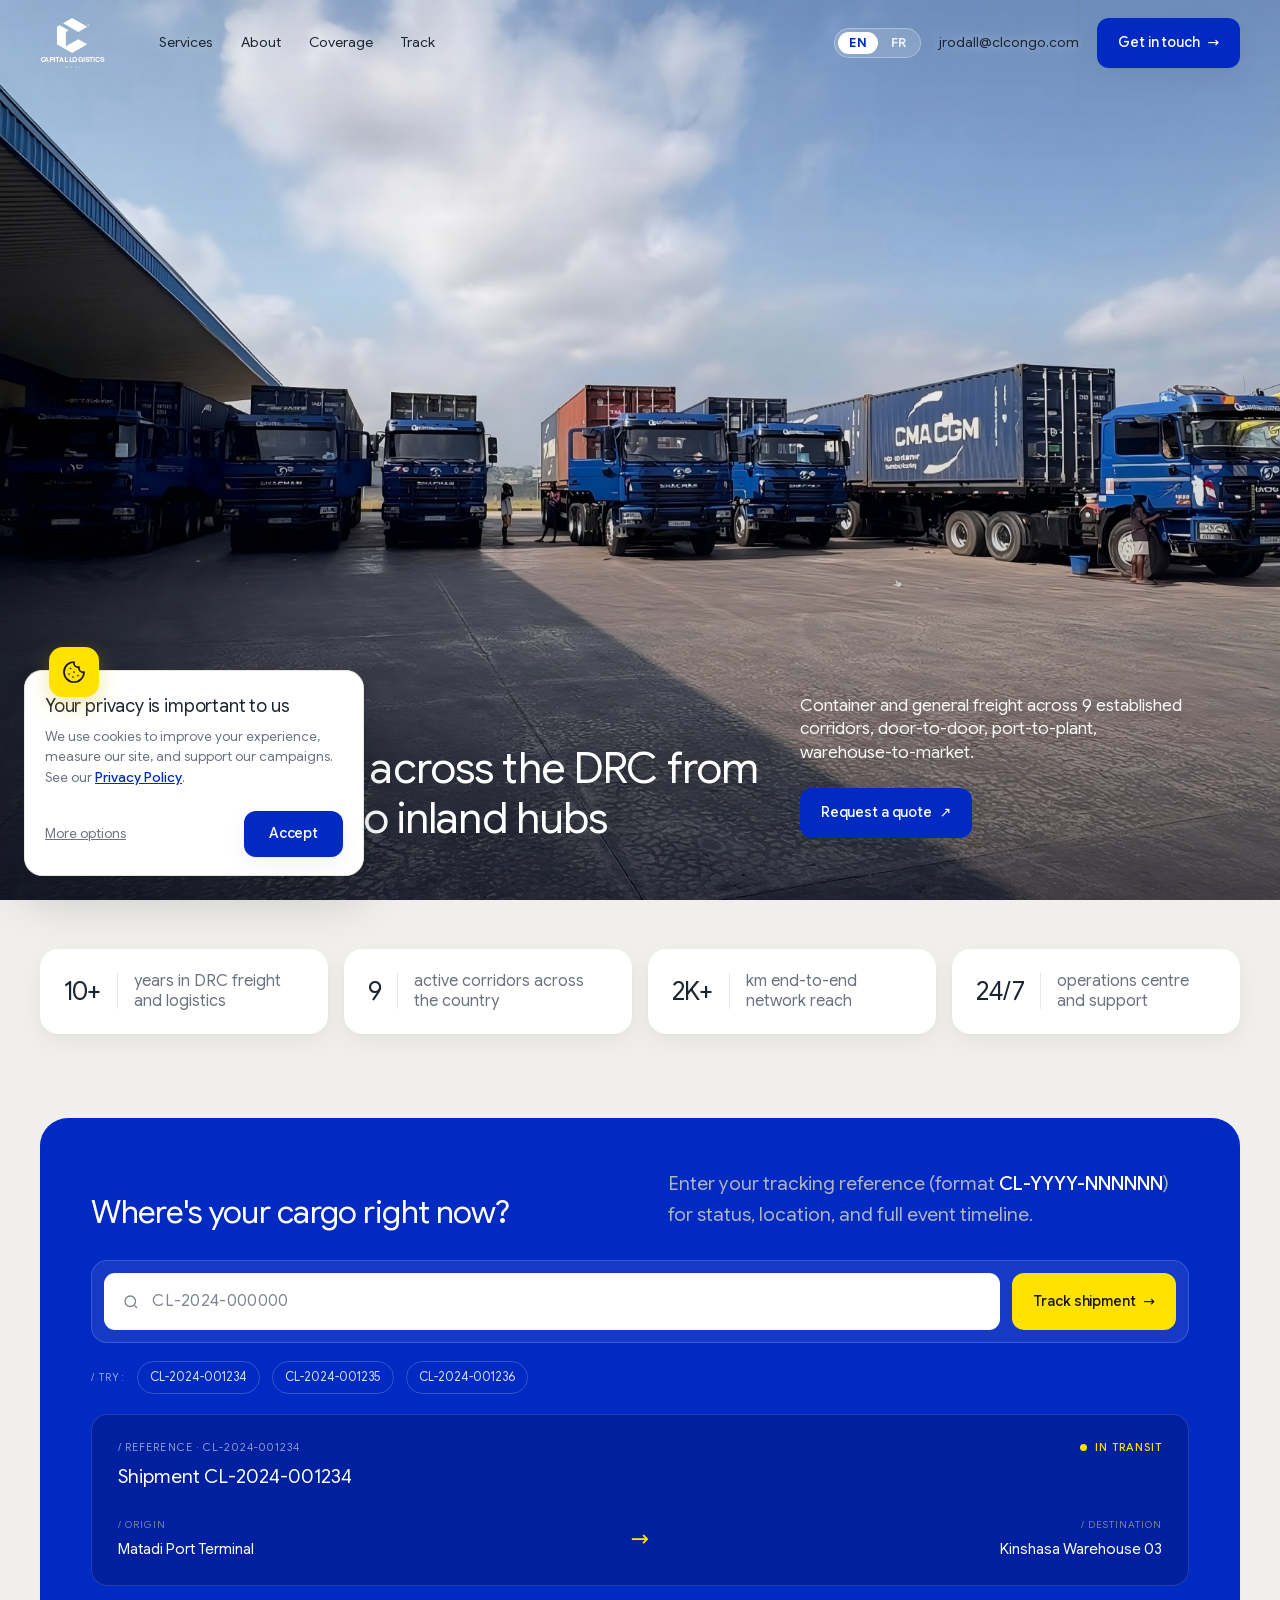
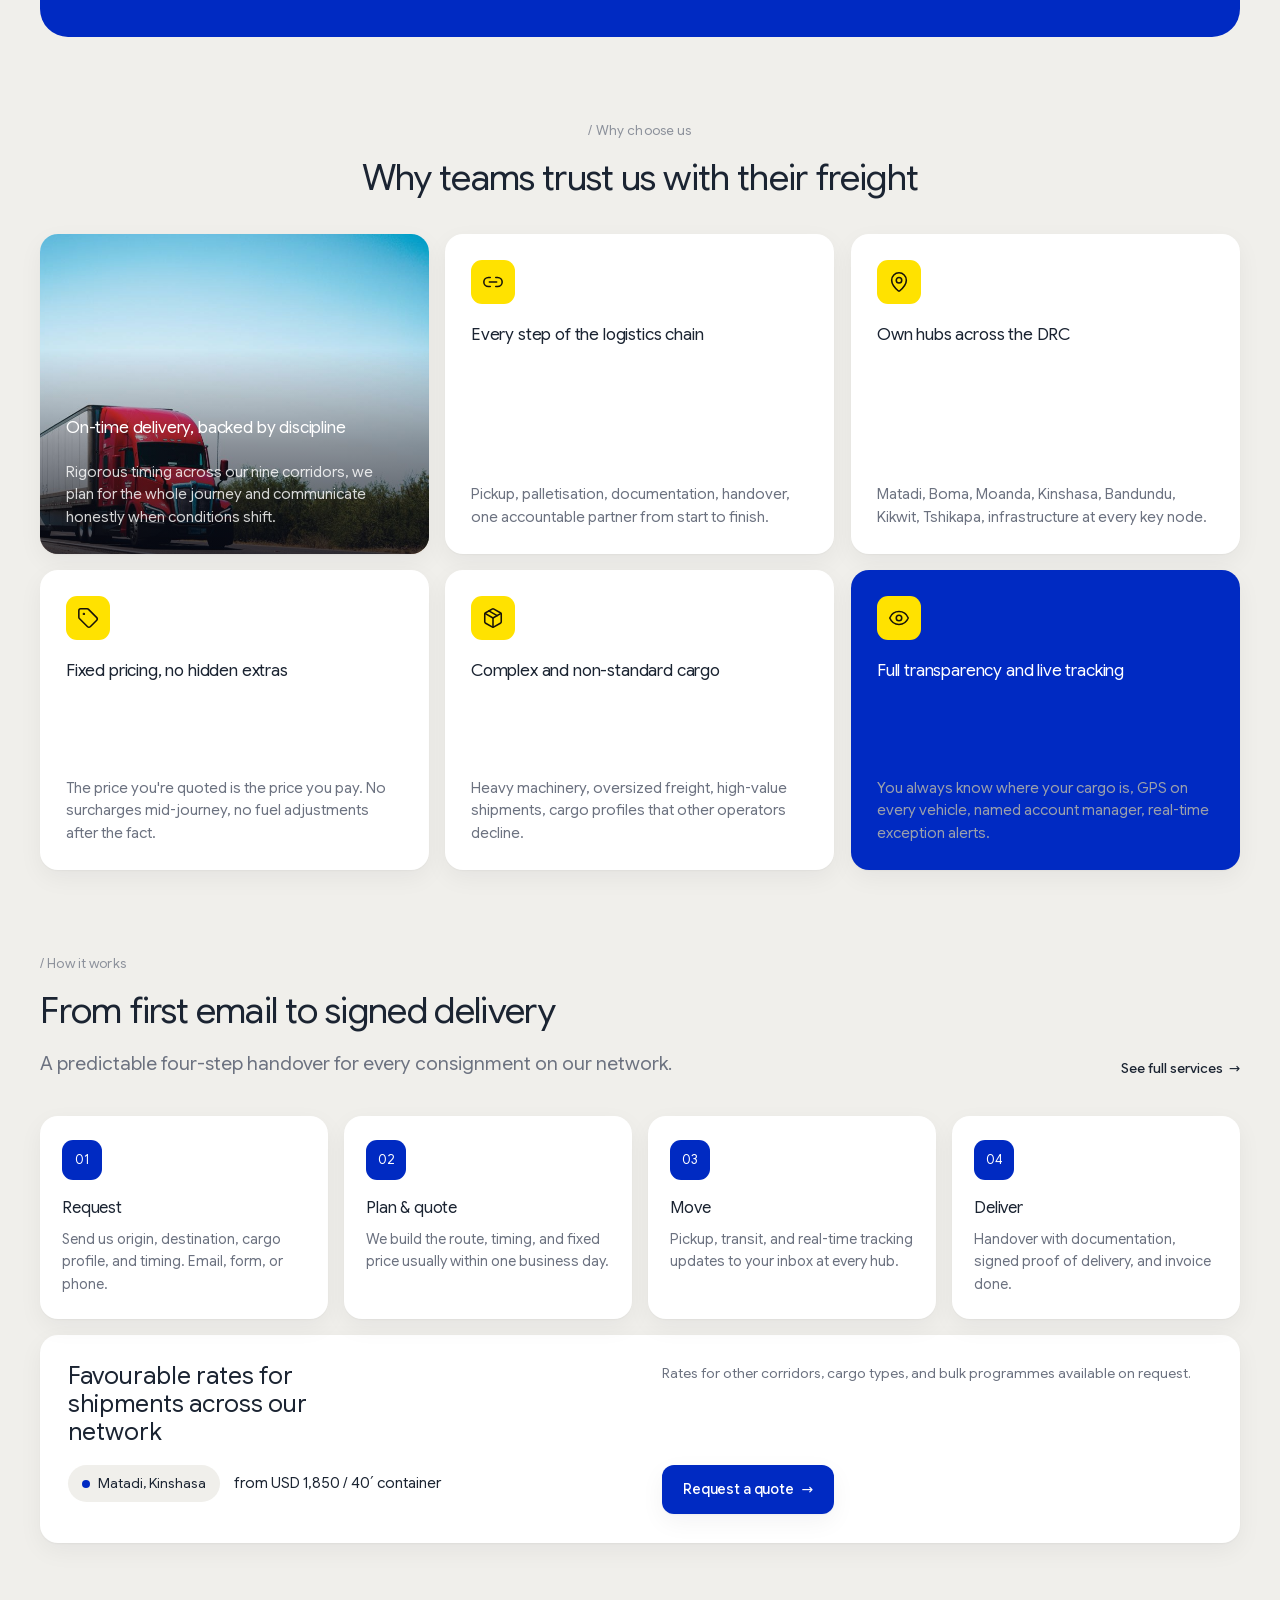
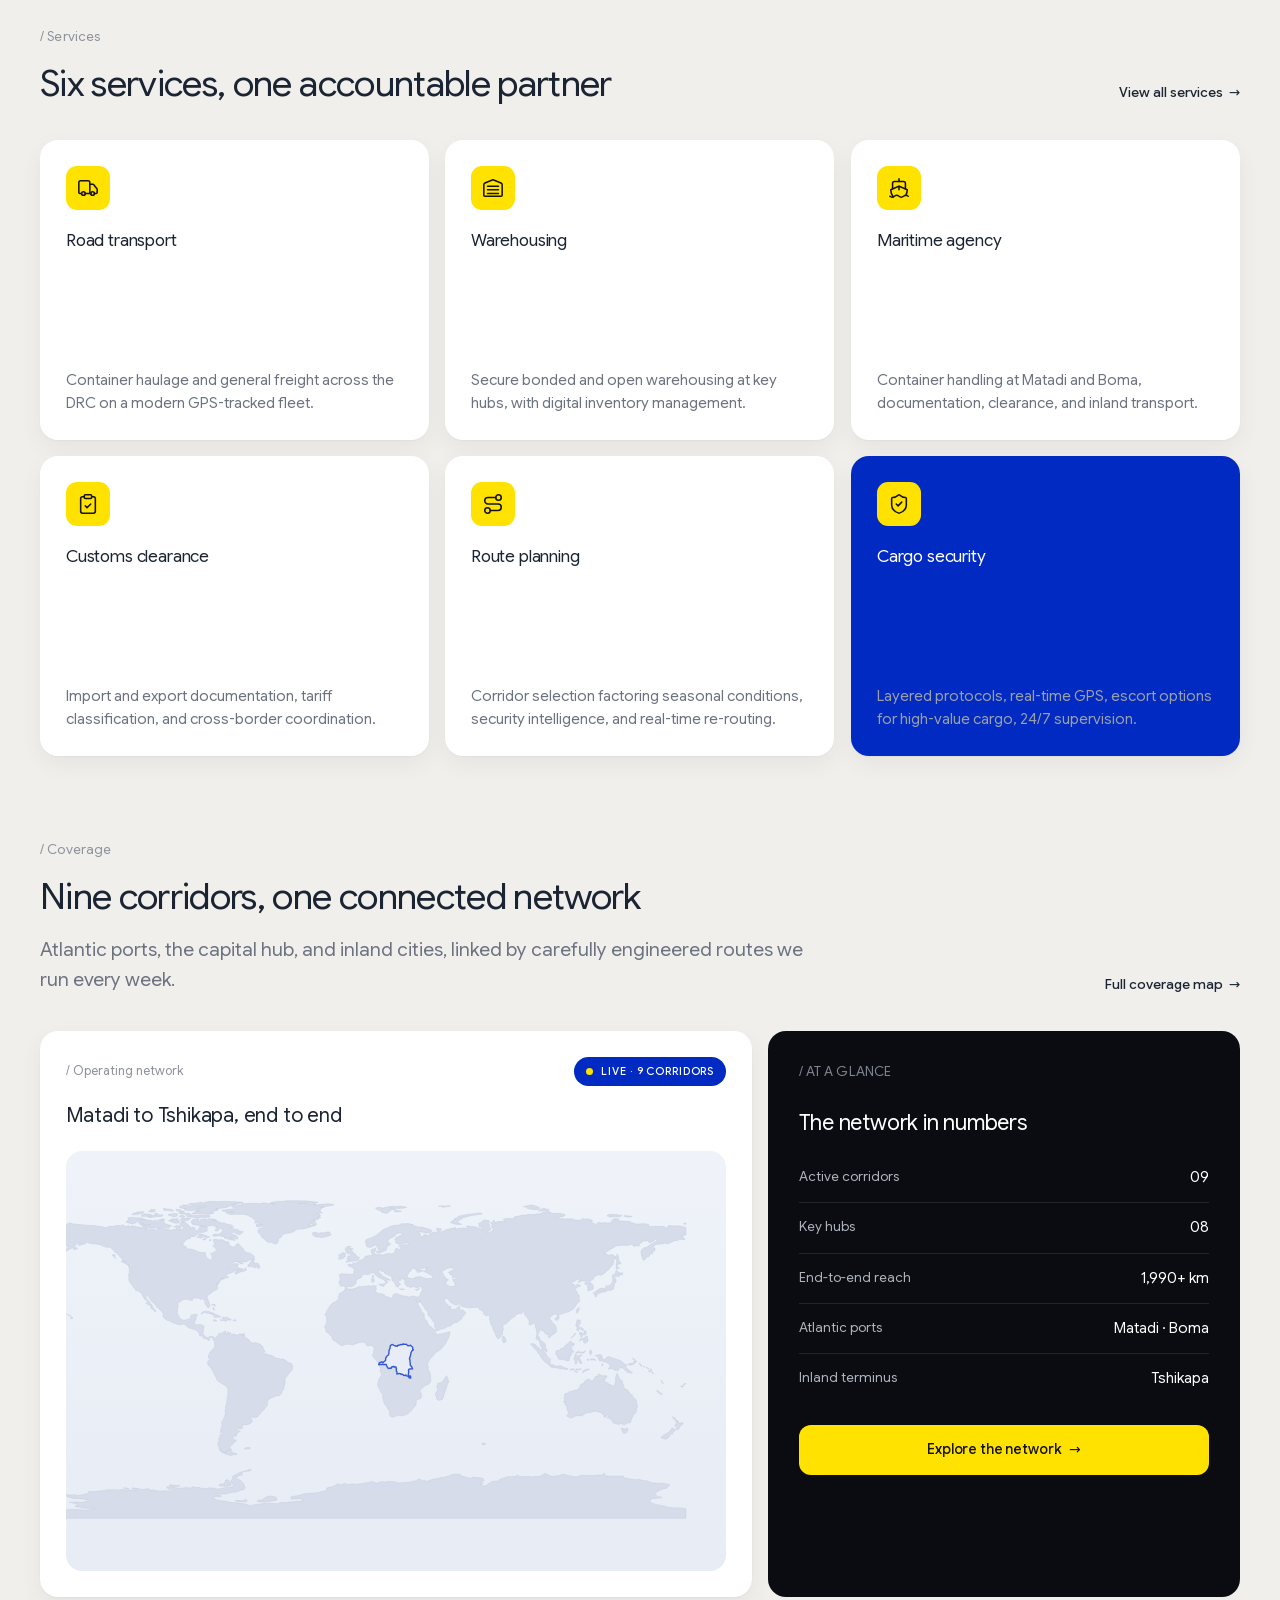
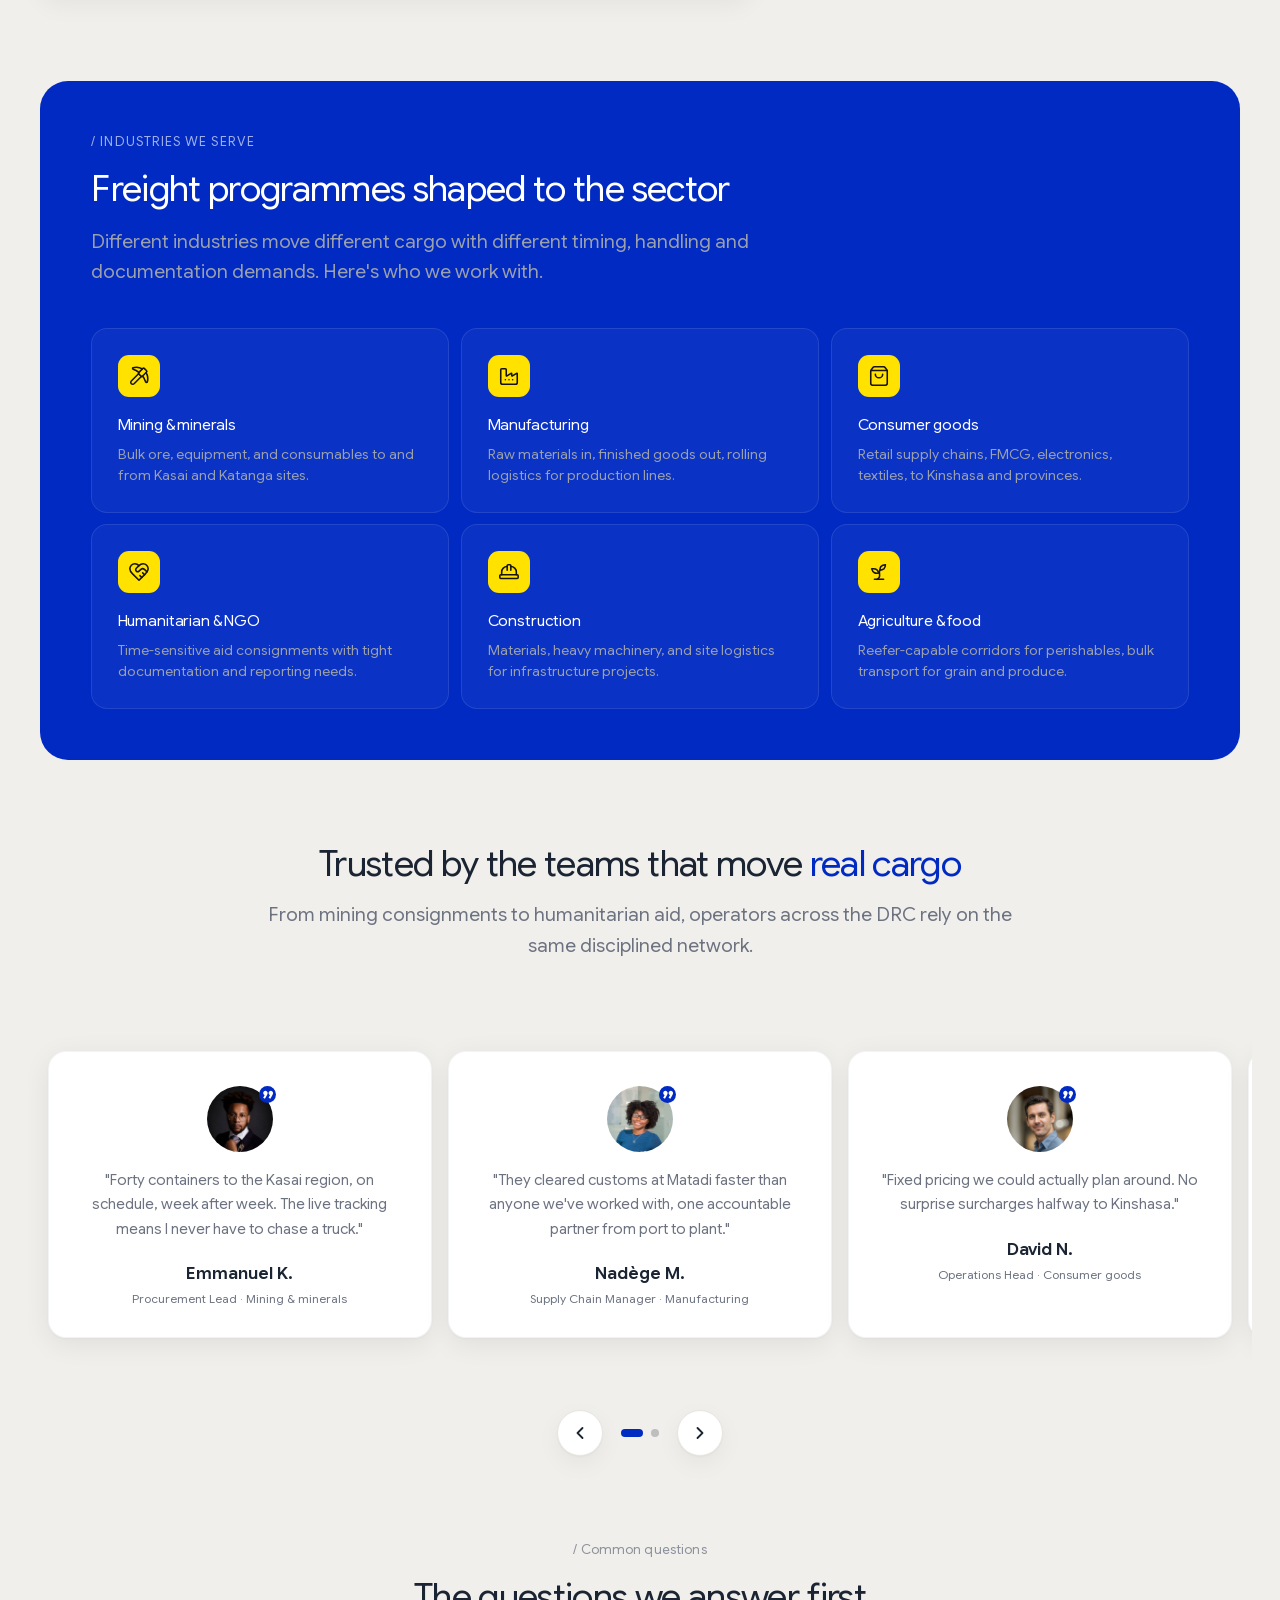
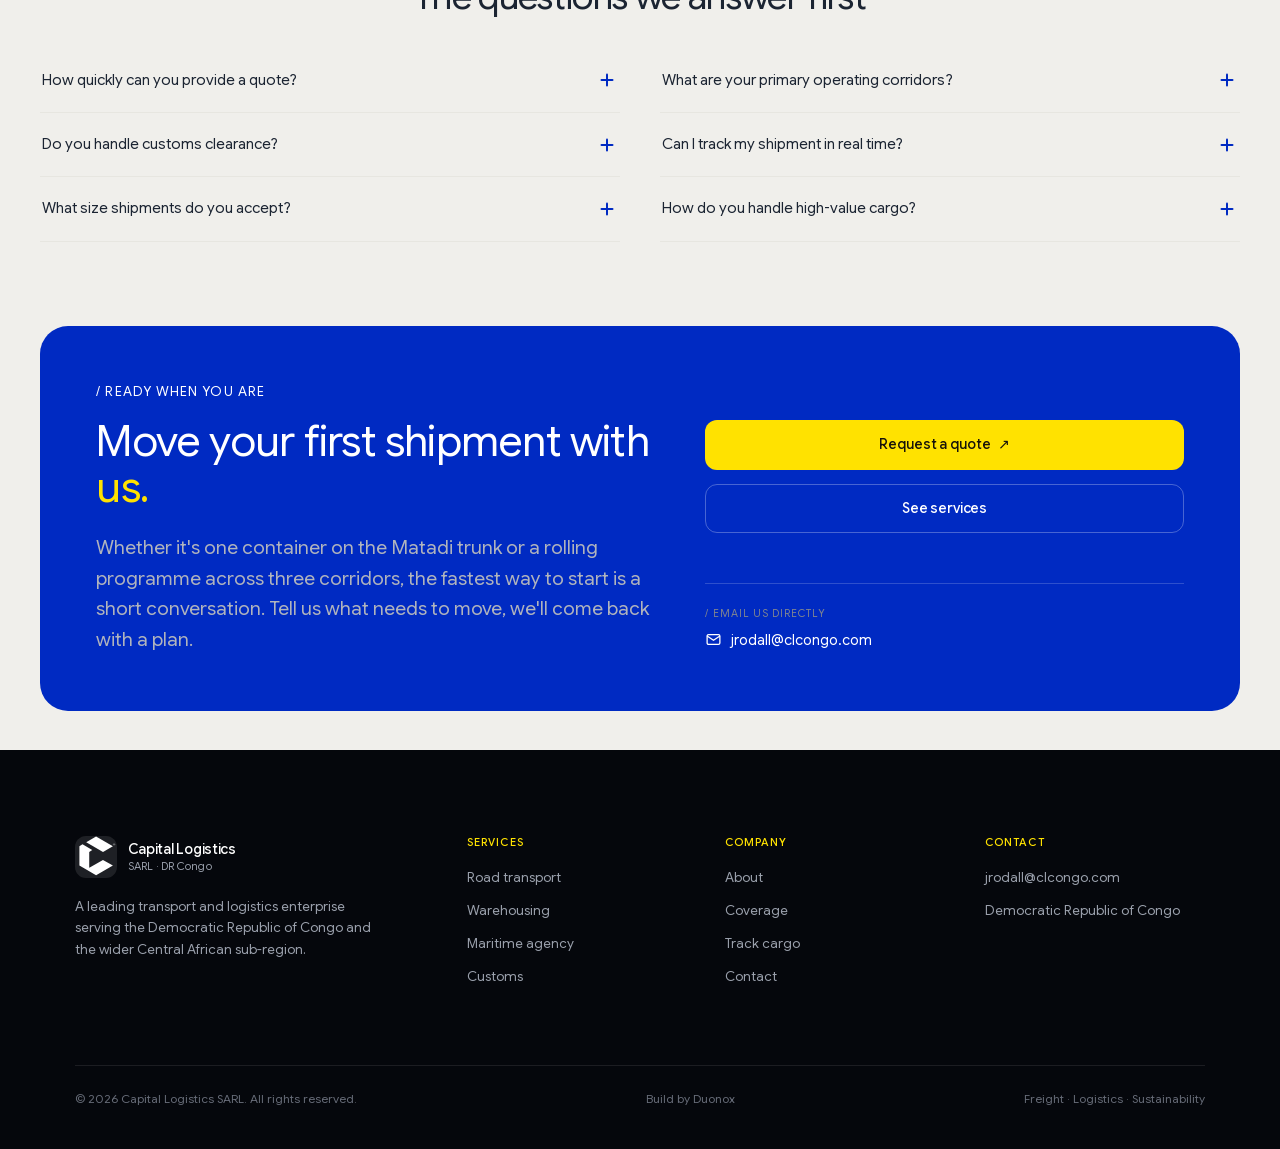
<file: index.html>
<!DOCTYPE html>
<html lang="en">
<head>
<meta charset="UTF-8" />
<meta name="viewport" content="width=device-width, initial-scale=1" />
<meta name="cl-build" content="2026-08-21.9" />
<meta http-equiv="Content-Security-Policy" content="default-src 'self'; base-uri 'self'; object-src 'none'; img-src 'self' data:; font-src 'self'; style-src 'self' 'unsafe-inline'; script-src 'self'; connect-src 'self' https://*.supabase.co; form-action 'self'" />
<meta name="referrer" content="strict-origin-when-cross-origin" />
<title>Capital Logistics · Cargo delivery across the DRC</title>
<meta name="description" content="Container and general freight across 9 established corridors in the Democratic Republic of Congo, door-to-door, port-to-plant, warehouse-to-market." />
<link rel="preload" href="assets/fonts/GoogleSansFlex.woff2" as="font" type="font/woff2" crossorigin />
<link rel="stylesheet" href="assets/css/styles.css?v=2026-08-21.9" />
</head>
<body>

<!-- ============ HEADER ============ -->
<header class="site-header site-header--over" id="siteHeader">
  <nav class="nav" aria-label="Primary">
    <a href="index.html" class="brand" aria-label="Capital Logistics home">
      <svg class="brand__logo" viewBox="0 0 66 50" xmlns="http://www.w3.org/2000/svg" aria-hidden="true">  <g transform="matrix(1,0,0,1,-6114.131875,-3633)">    <g transform="matrix(1,0,0,0.986114,6095.64759,3613)">      <g transform="matrix(0.024456,0,0,0.024801,-186.209765,-9.543509)">        <g transform="matrix(0.850083,0,0,0.850083,1416.048937,-125.317067)">          <g transform="matrix(2.093674,0,0,2.093674,-9027.394361,-9855.245606)">            <g transform="matrix(0.833817,0.552041,-0.552041,0.833817,4585.059437,-3712.574177)">              <path d="M9106.704,5204.393L9001.166,5417.731L8598.744,5441.952L8704,5230L9106.704,5204.393Z" class="lg-mark"/>            </g>            <g transform="matrix(1,0,0,1,0,0.044308)">              <path d="M8956,6260.001L8609,6059L8609,5655L8673,5617.5L8876,5736L8813.108,5773.79L8813.108,6100.304L8815.974,6103.507L8815.108,6104.006L8956,6260.001ZM8956,6260.001L8815.108,6104.006L9098.387,5940.608L9305.344,6056.574L8956,6260.001Z" class="lg-mark"/>            </g>          </g>          <g transform="matrix(6.181697,0,0,6.181697,10454.958333,1856.605037)">            <path d="M1,8C1,11.84 4.16,15 8,15C11.84,15 15,11.84 15,8C15,4.16 11.84,1 8,1C4.16,1 1,4.16 1,8M16,8C16,12.389 12.389,16 8,16C3.611,16 0,12.389 0,8C-0,3.611 3.611,0 8,0C12.389,-0 16,3.611 16,8M5.5,4.002L8.61,4.002C10.32,4.002 11.351,4.975 11.351,6.462C11.351,7.6 10.684,8.402 9.856,8.702L11.5,12L9.98,12L8.52,8.924L6.836,8.924L6.836,12L5.5,12L5.5,4.002ZM6.835,5.092L6.835,7.869L8.384,7.869C9.379,7.869 9.957,7.406 9.957,6.509C9.957,5.596 9.361,5.092 8.42,5.092L6.835,5.092Z" class="lg-mark" style="fill-rule:nonzero"/>          </g>        </g>        <g transform="matrix(1.118549,0,0,1.118549,-1354.84269,-1123.877382)">          <text x="8688px" y="3692px" style="font-family:'GoogleSansFlex72pt-ExtraBold', 'Google Sans Flex 72pt', sans-serif;font-weight:800;font-size:252.684px;" class="lg-word">C<tspan x="8857.551px 9031.272px 9187.431px 9260.077px 9387.178px 9560.898px " y="3692px 3692px 3692px 3692px 3692px 3692px ">APITAL</tspan></text>          <g transform="matrix(252.68439,0,0,252.68439,11079.531408,3692)">          </g>          <text x="9740.051px" y="3692px" style="font-family:'BwGradualDEMO-ExtraBold', 'Bw Gradual DEMO';font-weight:800;font-size:252.684px;" class="lg-word"><tspan x="9740.051px 9872.711px 10065.509px 10255.022px 10330.07px 10494.314px 10645.167px 10720.214px 10903.916px " y="3692px 3692px 3692px 3692px 3692px 3692px 3692px 3692px 3692px ">LOGISTICS</tspan></text>        </g>        <g transform="matrix(0.5,0,0,0.5,4725.650804,1253.773732)">          <g transform="matrix(216.603382,0,0,216.603382,10609.895405,3956)">          </g>          <text x="9386.303px" y="3956px" style="font-family:'BwGradualDEMO-Regular', 'Bw Gradual DEMO';font-size:216.603px;" class="lg-sarl"><tspan x="9386.303px 9752.146px 10124.271px 10492.713px " y="3956px 3956px 3956px 3956px ">SARL</tspan></text>        </g>      </g>    </g>  </g></svg>
    </a>
    <div class="nav__links">
      <a href="services.html">Services</a>
      <a href="about.html">About</a>
      <a href="coverage.html">Coverage</a>
      <a href="track.html">Track</a>
    </div>
    <span class="nav__spacer"></span>
    <div class="nav__actions">
      <div class="lang-switch" data-no-i18n role="group" aria-label="Language / Langue"><button type="button" class="lang-switch__opt" data-lang="en">EN</button><button type="button" class="lang-switch__opt" data-lang="fr">FR</button></div>
      <a href="mailto:jrodall@clcongo.com" class="nav__email">jrodall@clcongo.com</a>
      <a href="contact.html" class="btn btn--primary">Get in touch <span class="arrow">→</span></a>
    </div>
    <button class="nav__toggle" id="navToggle" aria-label="Open menu" aria-expanded="false" aria-controls="mobilePanel"><span></span></button>
  </nav>
</header>

<div class="mobile-menu" id="mobilePanel" aria-label="Menu">
  <div class="mobile-menu__top">
    <a href="index.html" class="brand" aria-label="Capital Logistics home"><svg class="brand__logo" viewBox="0 0 66 50" xmlns="http://www.w3.org/2000/svg" aria-hidden="true">  <g transform="matrix(1,0,0,1,-6114.131875,-3633)">    <g transform="matrix(1,0,0,0.986114,6095.64759,3613)">      <g transform="matrix(0.024456,0,0,0.024801,-186.209765,-9.543509)">        <g transform="matrix(0.850083,0,0,0.850083,1416.048937,-125.317067)">          <g transform="matrix(2.093674,0,0,2.093674,-9027.394361,-9855.245606)">            <g transform="matrix(0.833817,0.552041,-0.552041,0.833817,4585.059437,-3712.574177)">              <path d="M9106.704,5204.393L9001.166,5417.731L8598.744,5441.952L8704,5230L9106.704,5204.393Z" class="lg-mark"/>            </g>            <g transform="matrix(1,0,0,1,0,0.044308)">              <path d="M8956,6260.001L8609,6059L8609,5655L8673,5617.5L8876,5736L8813.108,5773.79L8813.108,6100.304L8815.974,6103.507L8815.108,6104.006L8956,6260.001ZM8956,6260.001L8815.108,6104.006L9098.387,5940.608L9305.344,6056.574L8956,6260.001Z" class="lg-mark"/>            </g>          </g>          <g transform="matrix(6.181697,0,0,6.181697,10454.958333,1856.605037)">            <path d="M1,8C1,11.84 4.16,15 8,15C11.84,15 15,11.84 15,8C15,4.16 11.84,1 8,1C4.16,1 1,4.16 1,8M16,8C16,12.389 12.389,16 8,16C3.611,16 0,12.389 0,8C-0,3.611 3.611,0 8,0C12.389,-0 16,3.611 16,8M5.5,4.002L8.61,4.002C10.32,4.002 11.351,4.975 11.351,6.462C11.351,7.6 10.684,8.402 9.856,8.702L11.5,12L9.98,12L8.52,8.924L6.836,8.924L6.836,12L5.5,12L5.5,4.002ZM6.835,5.092L6.835,7.869L8.384,7.869C9.379,7.869 9.957,7.406 9.957,6.509C9.957,5.596 9.361,5.092 8.42,5.092L6.835,5.092Z" class="lg-mark" style="fill-rule:nonzero"/>          </g>        </g>        <g transform="matrix(1.118549,0,0,1.118549,-1354.84269,-1123.877382)">          <text x="8688px" y="3692px" style="font-family:'GoogleSansFlex72pt-ExtraBold', 'Google Sans Flex 72pt', sans-serif;font-weight:800;font-size:252.684px;" class="lg-word">C<tspan x="8857.551px 9031.272px 9187.431px 9260.077px 9387.178px 9560.898px " y="3692px 3692px 3692px 3692px 3692px 3692px ">APITAL</tspan></text>          <g transform="matrix(252.68439,0,0,252.68439,11079.531408,3692)">          </g>          <text x="9740.051px" y="3692px" style="font-family:'BwGradualDEMO-ExtraBold', 'Bw Gradual DEMO';font-weight:800;font-size:252.684px;" class="lg-word"><tspan x="9740.051px 9872.711px 10065.509px 10255.022px 10330.07px 10494.314px 10645.167px 10720.214px 10903.916px " y="3692px 3692px 3692px 3692px 3692px 3692px 3692px 3692px 3692px ">LOGISTICS</tspan></text>        </g>        <g transform="matrix(0.5,0,0,0.5,4725.650804,1253.773732)">          <g transform="matrix(216.603382,0,0,216.603382,10609.895405,3956)">          </g>          <text x="9386.303px" y="3956px" style="font-family:'BwGradualDEMO-Regular', 'Bw Gradual DEMO';font-size:216.603px;" class="lg-sarl"><tspan x="9386.303px 9752.146px 10124.271px 10492.713px " y="3956px 3956px 3956px 3956px ">SARL</tspan></text>        </g>      </g>    </g>  </g></svg></a>
    <button class="mobile-menu__close" id="navClose" aria-label="Close menu"><svg width="26" height="26" viewBox="0 0 24 24" fill="none" stroke="currentColor" stroke-width="1.6" stroke-linecap="round"><path d="M6 6 18 18M18 6 6 18"/></svg></button>
  </div>
  <nav class="mobile-menu__list">
    <a href="index.html"><span>Home</span><span class="m-arrow"><svg width="18" height="18" viewBox="0 0 24 24" fill="none" stroke="currentColor" stroke-width="2" stroke-linecap="round" stroke-linejoin="round"><path d="M5 12h14M13 6l6 6-6 6"/></svg></span></a>
    <a href="services.html"><span>Service</span><span class="m-arrow"><svg width="18" height="18" viewBox="0 0 24 24" fill="none" stroke="currentColor" stroke-width="2" stroke-linecap="round" stroke-linejoin="round"><path d="M5 12h14M13 6l6 6-6 6"/></svg></span></a>
    <a href="about.html"><span>About</span><span class="m-arrow"><svg width="18" height="18" viewBox="0 0 24 24" fill="none" stroke="currentColor" stroke-width="2" stroke-linecap="round" stroke-linejoin="round"><path d="M5 12h14M13 6l6 6-6 6"/></svg></span></a>
    <a href="coverage.html"><span>Coverage</span><span class="m-arrow"><svg width="18" height="18" viewBox="0 0 24 24" fill="none" stroke="currentColor" stroke-width="2" stroke-linecap="round" stroke-linejoin="round"><path d="M5 12h14M13 6l6 6-6 6"/></svg></span></a>
    <a href="track.html"><span>Tracker</span><span class="m-arrow"><svg width="18" height="18" viewBox="0 0 24 24" fill="none" stroke="currentColor" stroke-width="2" stroke-linecap="round" stroke-linejoin="round"><path d="M5 12h14M13 6l6 6-6 6"/></svg></span></a>
    <a href="contact.html"><span>Contact</span><span class="m-arrow"><svg width="18" height="18" viewBox="0 0 24 24" fill="none" stroke="currentColor" stroke-width="2" stroke-linecap="round" stroke-linejoin="round"><path d="M5 12h14M13 6l6 6-6 6"/></svg></span></a>
  </nav>
  <div class="mobile-menu__lang" data-no-i18n><div class="lang-switch" role="group" aria-label="Language / Langue"><button type="button" class="lang-switch__opt" data-lang="en">English</button><button type="button" class="lang-switch__opt" data-lang="fr">Français</button></div></div>
</div>

<main id="main">

  <!-- ============ HERO (full-bleed) ============ -->
  <section class="hero">
    <div class="hero__media"><img src="assets/img/home-2.jpg" alt="Capital Logistics fleet of cargo trucks and containers at a DRC depot" data-parallax  width="2000" height="1500" decoding="async" fetchpriority="high" /></div>
    <div class="hero__inner">
      <h1 class="reveal">Cargo delivery across the DRC from Atlantic ports to inland hubs</h1>
      <div class="hero__aside reveal" data-delay="120">
        <p class="lede">Container and general freight across 9 established corridors, door-to-door, port-to-plant, warehouse-to-market.</p>
        <a href="contact.html" class="btn btn--primary">Request a quote <span class="arrow">↗</span></a>
      </div>
    </div>
  </section>

  <!-- ============ STATS ============ -->
  <div class="container" style="margin-top:clamp(32px,3.8vw,56px)">
    <div class="stats reveal">
      <div class="stat"><div class="stat__num" data-count="10" data-suffix="+"><span class="val">0</span><span class="suffix">+</span></div><p class="stat__label">years in DRC freight and logistics</p></div>
      <div class="stat"><div class="stat__num" data-count="9"><span class="val">0</span></div><p class="stat__label">active corridors across the country</p></div>
      <div class="stat"><div class="stat__num" data-count="2" data-suffix="K+"><span class="val">0</span><span class="suffix">K+</span></div><p class="stat__label">km end-to-end network reach</p></div>
      <div class="stat"><div class="stat__num"><span>24/7</span></div><p class="stat__label">operations centre and support</p></div>
    </div>
  </div>

  <!-- ============ TRACKER ============ -->
  <div class="container stack">
    <section class="tracker panel panel--blue">
      <div class="tracker__head">
        <div class="section-head">
          <h2>Where's your cargo right now?</h2>
        </div>
        <p class="lede">Enter your tracking reference (format <strong>CL-YYYY-NNNNNN</strong>) for status, location, and full event timeline.</p>
      </div>
      <form class="tracker__form" id="trackForm" autocomplete="off">
        <label class="tracker__input">
          <svg width="18" height="18" viewBox="0 0 24 24" fill="none" stroke="currentColor" stroke-width="1.8" aria-hidden="true"><circle cx="11" cy="11" r="7"/><path d="m20 20-3.2-3.2"/></svg>
          <input type="text" id="trackInput" name="ref" placeholder="CL-2024-000000" aria-label="Tracking reference" />
        </label>
        <button type="submit" class="btn btn--accent">Track shipment <span class="arrow">→</span></button>
      </form>
      <div class="tracker__try">
        <span class="lbl">/ TRY:</span>
        <button type="button" data-ref="CL-2024-001234">CL-2024-001234</button>
        <button type="button" data-ref="CL-2024-001235">CL-2024-001235</button>
        <button type="button" data-ref="CL-2024-001236">CL-2024-001236</button>
      </div>
      <div class="tracker__result" id="trackResult">
        <div class="tracker__meta">
          <div>
            <div class="tracker__ref">/ REFERENCE · <span id="trackRefLabel" data-no-i18n>CL-2024-001234</span></div>
            <div class="tracker__id" id="trackId" data-no-i18n>Shipment CL-2024-001234</div>
          </div>
          <span class="chip-status"><span class="dot"></span> <span id="trackStatus" data-no-i18n>IN TRANSIT</span></span>
        </div>
        <div class="tracker__route">
          <div class="tracker__node tracker__node--from"><div class="n-label">/ ORIGIN</div><div class="n-name" data-no-i18n>Matadi Port Terminal</div></div>
          <div class="tracker__arrow" aria-hidden="true">→</div>
          <div class="tracker__node tracker__node--to"><div class="n-label">/ DESTINATION</div><div class="n-name" data-no-i18n>Kinshasa Warehouse 03</div></div>
        </div>
      </div>
    </section>
  </div>

  <!-- ============ TRUST ============ -->
  <section class="section container">
    <div class="section-head reveal">
      <span class="eyebrow">/ Why choose us</span>
      <h2>Why teams trust us with their freight</h2>
    </div>
    <div class="grid grid-3 mt-grid" data-stagger>
      <article class="card card--media card--tall" style="justify-content:flex-end;position:relative;color:#fff">
        <img src="assets/img/home-1.jpg" alt="Capital Logistics truck on the highway" loading="lazy" style="position:absolute;inset:0;width:100%;height:100%;object-fit:cover" width="1000" height="625" decoding="async" />
        <div class="card-scrim"></div>
        <div class="card--media__body" style="position:relative;padding:var(--pad-card)">
          <h3 class="card__title" style="color:#fff;margin:0">On-time delivery, backed by discipline</h3>
          <p class="card__text" style="color:rgba(255,255,255,.82)">Rigorous timing across our nine corridors, we plan for the whole journey and communicate honestly when conditions shift.</p>
        </div>
      </article>
      <article class="card">
        <span class="card__icon"><svg width="22" height="22" viewBox="0 0 24 24" fill="none" stroke="currentColor" stroke-width="1.7" stroke-linecap="round" stroke-linejoin="round"><path d="M9 17H7A5 5 0 0 1 7 7h2"/><path d="M15 7h2a5 5 0 1 1 0 10h-2"/><line x1="8" x2="16" y1="12" y2="12"/></svg></span>
        <h3 class="card__title">Every step of the logistics chain</h3>
        <p class="card__text">Pickup, palletisation, documentation, handover, one accountable partner from start to finish.</p>
      </article>
      <article class="card">
        <span class="card__icon"><svg width="22" height="22" viewBox="0 0 24 24" fill="none" stroke="currentColor" stroke-width="1.7" stroke-linecap="round" stroke-linejoin="round"><path d="M20 10c0 4.993-5.539 10.193-7.399 11.799a1 1 0 0 1-1.202 0C9.539 20.193 4 14.993 4 10a8 8 0 0 1 16 0"/><circle cx="12" cy="10" r="3"/></svg></span>
        <h3 class="card__title">Own hubs across the DRC</h3>
        <p class="card__text">Matadi, Boma, Moanda, Kinshasa, Bandundu, Kikwit, Tshikapa, infrastructure at every key node.</p>
      </article>
      <article class="card">
        <span class="card__icon"><svg width="22" height="22" viewBox="0 0 24 24" fill="none" stroke="currentColor" stroke-width="1.7" stroke-linecap="round" stroke-linejoin="round"><path d="M12.586 2.586A2 2 0 0 0 11.172 2H4a2 2 0 0 0-2 2v7.172a2 2 0 0 0 .586 1.414l8.704 8.704a2.426 2.426 0 0 0 3.42 0l6.58-6.58a2.426 2.426 0 0 0 0-3.42z"/><circle cx="7.5" cy="7.5" r=".5" fill="currentColor"/></svg></span>
        <h3 class="card__title">Fixed pricing, no hidden extras</h3>
        <p class="card__text">The price you're quoted is the price you pay. No surcharges mid-journey, no fuel adjustments after the fact.</p>
      </article>
      <article class="card">
        <span class="card__icon"><svg width="22" height="22" viewBox="0 0 24 24" fill="none" stroke="currentColor" stroke-width="1.7" stroke-linecap="round" stroke-linejoin="round"><path d="M11 21.73a2 2 0 0 0 2 0l7-4A2 2 0 0 0 21 16V8a2 2 0 0 0-1-1.73l-7-4a2 2 0 0 0-2 0l-7 4A2 2 0 0 0 3 8v8a2 2 0 0 0 1 1.73z"/><path d="M12 22V12"/><polyline points="3.29 7 12 12 20.71 7"/><path d="m7.5 4.27 9 5.15"/></svg></span>
        <h3 class="card__title">Complex and non-standard cargo</h3>
        <p class="card__text">Heavy machinery, oversized freight, high-value shipments, cargo profiles that other operators decline.</p>
      </article>
      <article class="card card--blue">
        <span class="card__icon"><svg width="22" height="22" viewBox="0 0 24 24" fill="none" stroke="currentColor" stroke-width="1.7" stroke-linecap="round" stroke-linejoin="round"><path d="M2.062 12.348a1 1 0 0 1 0-.696 10.75 10.75 0 0 1 19.876 0 1 1 0 0 1 0 .696 10.75 10.75 0 0 1-19.876 0"/><circle cx="12" cy="12" r="3"/></svg></span>
        <h3 class="card__title">Full transparency and live tracking</h3>
        <p class="card__text">You always know where your cargo is, GPS on every vehicle, named account manager, real-time exception alerts.</p>
      </article>
    </div>
  </section>

  <!-- ============ PROCESS ============ -->
  <section class="section container">
    <div class="head-row reveal">
      <div class="section-head">
        <span class="eyebrow">/ How it works</span>
        <h2>From first email to signed delivery</h2>
        <p class="lede">A predictable four-step handover for every consignment on our network.</p>
      </div>
      <a href="services.html" class="link-arrow">See full services <span class="arrow">→</span></a>
    </div>
    <div class="steps mt-grid" data-stagger>
      <div class="step"><span class="step__n">01</span><h3 class="step__title">Request</h3><p class="step__text">Send us origin, destination, cargo profile, and timing. Email, form, or phone.</p></div>
      <div class="step"><span class="step__n">02</span><h3 class="step__title">Plan &amp; quote</h3><p class="step__text">We build the route, timing, and fixed price usually within one business day.</p></div>
      <div class="step"><span class="step__n">03</span><h3 class="step__title">Move</h3><p class="step__text">Pickup, transit, and real-time tracking updates to your inbox at every hub.</p></div>
      <div class="step"><span class="step__n">04</span><h3 class="step__title">Deliver</h3><p class="step__text">Handover with documentation, signed proof of delivery, and invoice done.</p></div>
    </div>
    <div class="rates reveal">
      <div class="rates__title">Favourable rates for shipments across our network</div>
      <div class="rates__corridor">
        <span class="rates__pill"><span class="dot"></span> Matadi, Kinshasa</span>
        <span class="rates__price">from USD 1,850 / 40′ container</span>
      </div>
      <p class="rates__note">Rates for other corridors, cargo types, and bulk programmes available on request.</p>
      <a href="contact.html" class="btn btn--primary">Request a quote <span class="arrow">→</span></a>
    </div>
  </section>

  <!-- ============ SERVICES ============ -->
  <section class="section container">
    <div class="head-row reveal">
      <div class="section-head">
        <span class="eyebrow">/ Services</span>
        <h2>Six services, one accountable partner</h2>
      </div>
      <a href="services.html" class="link-arrow">View all services <span class="arrow">→</span></a>
    </div>
    <div class="grid grid-3 mt-grid" data-stagger>
      <article class="card"><span class="card__icon"><svg width="22" height="22" viewBox="0 0 24 24" fill="none" stroke="currentColor" stroke-width="1.7" stroke-linecap="round" stroke-linejoin="round"><path d="M14 18V6a2 2 0 0 0-2-2H4a2 2 0 0 0-2 2v11a1 1 0 0 0 1 1h2"/><path d="M15 18H9"/><path d="M19 18h2a1 1 0 0 0 1-1v-3.65a1 1 0 0 0-.22-.624l-3.48-4.35A1 1 0 0 0 17.52 8H14"/><circle cx="17" cy="18" r="2"/><circle cx="7" cy="18" r="2"/></svg></span><h3 class="card__title">Road transport</h3><p class="card__text">Container haulage and general freight across the DRC on a modern GPS-tracked fleet.</p></article>
      <article class="card"><span class="card__icon"><svg width="22" height="22" viewBox="0 0 24 24" fill="none" stroke="currentColor" stroke-width="1.7" stroke-linecap="round" stroke-linejoin="round"><path d="M22 8.35V20a1 1 0 0 1-1 1H3a1 1 0 0 1-1-1V8.35A2 2 0 0 1 3.26 6.5l8-3.2a2 2 0 0 1 1.48 0l8 3.2A2 2 0 0 1 22 8.35Z"/><path d="M6 18h12"/><path d="M6 14h12"/><path d="M6 10h12"/></svg></span><h3 class="card__title">Warehousing</h3><p class="card__text">Secure bonded and open warehousing at key hubs, with digital inventory management.</p></article>
      <article class="card"><span class="card__icon"><svg width="22" height="22" viewBox="0 0 24 24" fill="none" stroke="currentColor" stroke-width="1.7" stroke-linecap="round" stroke-linejoin="round"><path d="M12 10.189V14"/><path d="M12 2v3"/><path d="M19 13V7a2 2 0 0 0-2-2H7a2 2 0 0 0-2 2v6"/><path d="M19.38 20A11.6 11.6 0 0 0 21 14l-8.188-3.639a2 2 0 0 0-1.624 0L3 14a11.6 11.6 0 0 0 2.81 7.76"/><path d="M2 21c.6.5 1.2 1 2.5 1 2.5 0 2.5-2 5-2 2.6 0 2.4 2 5 2 2.5 0 2.5-2 5-2 1.3 0 1.9.5 2.5 1"/></svg></span><h3 class="card__title">Maritime agency</h3><p class="card__text">Container handling at Matadi and Boma, documentation, clearance, and inland transport.</p></article>
      <article class="card"><span class="card__icon"><svg width="22" height="22" viewBox="0 0 24 24" fill="none" stroke="currentColor" stroke-width="1.7" stroke-linecap="round" stroke-linejoin="round"><rect width="8" height="4" x="8" y="2" rx="1" ry="1"/><path d="M16 4h2a2 2 0 0 1 2 2v14a2 2 0 0 1-2 2H6a2 2 0 0 1-2-2V6a2 2 0 0 1 2-2h2"/><path d="m9 14 2 2 4-4"/></svg></span><h3 class="card__title">Customs clearance</h3><p class="card__text">Import and export documentation, tariff classification, and cross-border coordination.</p></article>
      <article class="card"><span class="card__icon"><svg width="22" height="22" viewBox="0 0 24 24" fill="none" stroke="currentColor" stroke-width="1.7" stroke-linecap="round" stroke-linejoin="round"><circle cx="6" cy="19" r="3"/><path d="M9 19h8.5a3.5 3.5 0 0 0 0-7h-11a3.5 3.5 0 0 1 0-7H15"/><circle cx="18" cy="5" r="3"/></svg></span><h3 class="card__title">Route planning</h3><p class="card__text">Corridor selection factoring seasonal conditions, security intelligence, and real-time re-routing.</p></article>
      <article class="card card--blue"><span class="card__icon"><svg width="22" height="22" viewBox="0 0 24 24" fill="none" stroke="currentColor" stroke-width="1.7" stroke-linecap="round" stroke-linejoin="round"><path d="M20 13c0 5-3.5 7.5-7.66 8.95a1 1 0 0 1-.67-.01C7.5 20.5 4 18 4 13V6a1 1 0 0 1 1-1c2 0 4.5-1.2 6.24-2.72a1.17 1.17 0 0 1 1.52 0C14.51 3.81 17 5 19 5a1 1 0 0 1 1 1z"/><path d="m9 12 2 2 4-4"/></svg></span><h3 class="card__title">Cargo security</h3><p class="card__text">Layered protocols, real-time GPS, escort options for high-value cargo, 24/7 supervision.</p></article>
    </div>
  </section>

  <!-- ============ COVERAGE ============ -->
  <section class="section container">
    <div class="head-row reveal">
      <div class="section-head">
        <span class="eyebrow">/ Coverage</span>
        <h2>Nine corridors, one connected network</h2>
        <p class="lede">Atlantic ports, the capital hub, and inland cities, linked by carefully engineered routes we run every week.</p>
      </div>
      <a href="coverage.html" class="link-arrow">Full coverage map <span class="arrow">→</span></a>
    </div>
    <div class="coverage mt-grid">
      <div class="map-panel reveal">
        <div class="map-panel__top">
          <span class="map-panel__label">/ Operating network</span>
          <span class="chip-live"><span class="dot"></span> LIVE · 9 CORRIDORS</span>
        </div>
        <div class="map-panel__title">Matadi to Tshikapa, end to end</div>
        <div class="map-figure"><img class="drc-map" src="assets/img/drc-map.svg" alt="DRC operating network map, Matadi to Tshikapa corridors" loading="lazy"  decoding="async" /></div>
      </div>
      <div class="numbers-panel reveal" data-delay="120">
        <span class="eyebrow">/ AT A GLANCE</span>
        <h3>The network in numbers</h3>
        <ul class="numbers-list">
          <li><span class="k">Active corridors</span><span class="v" data-count="9" data-pad="2">09</span></li>
          <li><span class="k">Key hubs</span><span class="v" data-count="8" data-pad="2">08</span></li>
          <li><span class="k">End-to-end reach</span><span class="v"><span data-count="2000" data-format="comma">0</span>+ km</span></li>
          <li><span class="k">Atlantic ports</span><span class="v">Matadi · Boma</span></li>
          <li><span class="k">Inland terminus</span><span class="v">Tshikapa</span></li>
        </ul>
        <a href="coverage.html" class="btn btn--accent btn--block">Explore the network <span class="arrow">→</span></a>
      </div>
    </div>
  </section>

  <!-- ============ PROGRAMMES ============ -->
  <div class="container stack">
    <section class="programmes panel panel--blue">
      <div class="section-head reveal">
        <span class="eyebrow eyebrow--upper eyebrow--light">/ INDUSTRIES WE SERVE</span>
        <h2>Freight programmes shaped to the sector</h2>
        <p class="lede">Different industries move different cargo with different timing, handling and documentation demands. Here's who we work with.</p>
      </div>
      <div class="prog-grid" data-stagger>
        <div class="prog-item"><span class="prog-item__icon"><svg width="22" height="22" viewBox="0 0 24 24" fill="none" stroke="currentColor" stroke-width="1.7" stroke-linecap="round" stroke-linejoin="round"><path d="M14.531 12.469 6.619 20.38a1 1 0 1 1-3-3l7.912-7.912"/><path d="M15.686 4.314A12.5 12.5 0 0 0 5.461 2.958 1 1 0 0 0 5.58 4.71a22 22 0 0 1 6.318 3.393"/><path d="M17.7 3.7a1 1 0 0 0-1.4 0l-4.6 4.6a1 1 0 0 0 0 1.4l2.6 2.6a1 1 0 0 0 1.4 0l4.6-4.6a1 1 0 0 0 0-1.4z"/><path d="M19.686 8.314a12.5 12.5 0 0 1 1.356 10.225 1 1 0 0 1-1.751-.119 22 22 0 0 0-3.393-6.319"/></svg></span><h3 class="prog-item__title">Mining &amp; minerals</h3><p class="prog-item__text">Bulk ore, equipment, and consumables to and from Kasai and Katanga sites.</p></div>
        <div class="prog-item"><span class="prog-item__icon"><svg width="22" height="22" viewBox="0 0 24 24" fill="none" stroke="currentColor" stroke-width="1.7" stroke-linecap="round" stroke-linejoin="round"><path d="M12 16h.01"/><path d="M16 16h.01"/><path d="M3 19a2 2 0 0 0 2 2h14a2 2 0 0 0 2-2V9.5a.5.5 0 0 0-.769-.422l-4.462 2.844A.5.5 0 0 1 15 11.5v-2a.5.5 0 0 0-.769-.422L9.77 11.922A.5.5 0 0 1 9 11.5V5a1 1 0 0 0-1-1H4a1 1 0 0 0-1 1z"/><path d="M8 16h.01"/></svg></span><h3 class="prog-item__title">Manufacturing</h3><p class="prog-item__text">Raw materials in, finished goods out, rolling logistics for production lines.</p></div>
        <div class="prog-item"><span class="prog-item__icon"><svg width="22" height="22" viewBox="0 0 24 24" fill="none" stroke="currentColor" stroke-width="1.7" stroke-linecap="round" stroke-linejoin="round"><path d="M16 10a4 4 0 0 1-8 0"/><path d="M3.103 6.034h17.794"/><path d="M3.4 5.467a2 2 0 0 0-.4 1.2V20a2 2 0 0 0 2 2h14a2 2 0 0 0 2-2V6.667a2 2 0 0 0-.4-1.2l-2-2.667A2 2 0 0 0 17 2H7a2 2 0 0 0-1.6.8z"/></svg></span><h3 class="prog-item__title">Consumer goods</h3><p class="prog-item__text">Retail supply chains, FMCG, electronics, textiles, to Kinshasa and provinces.</p></div>
        <div class="prog-item"><span class="prog-item__icon"><svg width="22" height="22" viewBox="0 0 24 24" fill="none" stroke="currentColor" stroke-width="1.7" stroke-linecap="round" stroke-linejoin="round"><path d="M19 14c1.49-1.46 3-3.21 3-5.5A5.5 5.5 0 0 0 16.5 3c-1.76 0-3 .5-4.5 2-1.5-1.5-2.74-2-4.5-2A5.5 5.5 0 0 0 2 8.5c0 2.3 1.5 4.05 3 5.5l7 7Z"/><path d="M12 5 9.04 7.96a2.17 2.17 0 0 0 0 3.08v0c.82.82 2.13.85 3 .07l2.07-1.9a2.82 2.82 0 0 1 3.79 0l2.96 2.66"/><path d="m18 15-2-2"/><path d="m15 18-2-2"/></svg></span><h3 class="prog-item__title">Humanitarian &amp; NGO</h3><p class="prog-item__text">Time-sensitive aid consignments with tight documentation and reporting needs.</p></div>
        <div class="prog-item"><span class="prog-item__icon"><svg width="22" height="22" viewBox="0 0 24 24" fill="none" stroke="currentColor" stroke-width="1.7" stroke-linecap="round" stroke-linejoin="round"><path d="M2 18a1 1 0 0 0 1 1h18a1 1 0 0 0 1-1v-2a1 1 0 0 0-1-1H3a1 1 0 0 0-1 1z"/><path d="M10 10V5a1 1 0 0 1 1-1h2a1 1 0 0 1 1 1v5"/><path d="M4 15v-3a6 6 0 0 1 6-6"/><path d="M14 6a6 6 0 0 1 6 6v3"/></svg></span><h3 class="prog-item__title">Construction</h3><p class="prog-item__text">Materials, heavy machinery, and site logistics for infrastructure projects.</p></div>
        <div class="prog-item"><span class="prog-item__icon"><svg width="22" height="22" viewBox="0 0 24 24" fill="none" stroke="currentColor" stroke-width="1.7" stroke-linecap="round" stroke-linejoin="round"><path d="M7 20h10"/><path d="M10 20c5.5-2.5.8-6.4 3-10"/><path d="M9.5 9.4c1.1.8 1.8 2.2 2.3 3.7-2 .4-3.5.4-4.8-.3-1.2-.6-2.3-1.9-3-4.2 2.8-.5 4.4 0 5.5.8z"/><path d="M14.1 6a7 7 0 0 0-1.1 4c1.9-.1 3.3-.6 4.3-1.4 1-1 1.6-2.3 1.7-4.6-2.7.1-4 1-4.9 2z"/></svg></span><h3 class="prog-item__title">Agriculture &amp; food</h3><p class="prog-item__text">Reefer-capable corridors for perishables, bulk transport for grain and produce.</p></div>
      </div>
    </section>
  </div>

  <!-- ============ TESTIMONIALS ============ -->
  <section class="section testi2" aria-label="Client testimonials">
    <div class="container">
      <h2 class="testi2__title reveal">Trusted by the teams that move <span class="hl">real cargo</span></h2>
      <p class="testi2__sub lede reveal">From mining consignments to humanitarian aid, operators across the DRC rely on the same disciplined network.</p>
      <div class="testi2__slider reveal">
        <div class="testi2__viewport">
          <div class="testi2__track">
        <div class="tslide"><figure class="tcard">
          <div class="tcard__av"><img src="assets/img/avatar1.jpg" alt="Portrait of Emmanuel K." width="66" height="66" loading="lazy" decoding="async" /><svg class="tcard__badge" width="22" height="22" viewBox="0 0 22 22" fill="none"><circle cx="10.5" cy="10.5" r="8.5" fill="#002AC2"/><path d="m11.584 13.872 1.752-3.288 1.104-.288a2.7 2.7 0 0 1-.432.576.76.76 0 0 1-.552.24q-.672 0-1.248-.576t-.576-1.464q0-.936.624-1.584.648-.672 1.584-.672.888 0 1.536.672.672.648.672 1.584 0 .384-.168.912-.144.504-.576 1.296l-1.92 3.552zm-5.4 0 1.752-3.288 1.08-.288a2.2 2.2 0 0 1-.408.576.76.76 0 0 1-.552.24q-.696 0-1.272-.576t-.576-1.464q0-.936.624-1.584.648-.672 1.584-.672.888 0 1.536.672.672.648.672 1.584 0 .384-.144.912-.144.504-.576 1.296L7.96 14.832z" fill="#fff"/></svg></div>
          <p class="tcard__quote">"Forty containers to the Kasai region, on schedule, week after week. The live tracking means I never have to chase a truck."</p>
          <p class="tcard__name">Emmanuel K.</p>
          <p class="tcard__role">Procurement Lead · Mining &amp; minerals</p>
        </figure></div>
        <div class="tslide"><figure class="tcard">
          <div class="tcard__av"><img src="assets/img/avatar2.jpg" alt="Portrait of Nadège M." width="66" height="66" loading="lazy" decoding="async" /><svg class="tcard__badge" width="22" height="22" viewBox="0 0 22 22" fill="none"><circle cx="10.5" cy="10.5" r="8.5" fill="#002AC2"/><path d="m11.584 13.872 1.752-3.288 1.104-.288a2.7 2.7 0 0 1-.432.576.76.76 0 0 1-.552.24q-.672 0-1.248-.576t-.576-1.464q0-.936.624-1.584.648-.672 1.584-.672.888 0 1.536.672.672.648.672 1.584 0 .384-.168.912-.144.504-.576 1.296l-1.92 3.552zm-5.4 0 1.752-3.288 1.08-.288a2.2 2.2 0 0 1-.408.576.76.76 0 0 1-.552.24q-.696 0-1.272-.576t-.576-1.464q0-.936.624-1.584.648-.672 1.584-.672.888 0 1.536.672.672.648.672 1.584 0 .384-.144.912-.144.504-.576 1.296L7.96 14.832z" fill="#fff"/></svg></div>
          <p class="tcard__quote">"They cleared customs at Matadi faster than anyone we've worked with, one accountable partner from port to plant."</p>
          <p class="tcard__name">Nadège M.</p>
          <p class="tcard__role">Supply Chain Manager · Manufacturing</p>
        </figure></div>
        <div class="tslide"><figure class="tcard">
          <div class="tcard__av"><img src="assets/img/avatar3.jpg" alt="Portrait of David N." width="66" height="66" loading="lazy" decoding="async" /><svg class="tcard__badge" width="22" height="22" viewBox="0 0 22 22" fill="none"><circle cx="10.5" cy="10.5" r="8.5" fill="#002AC2"/><path d="m11.584 13.872 1.752-3.288 1.104-.288a2.7 2.7 0 0 1-.432.576.76.76 0 0 1-.552.24q-.672 0-1.248-.576t-.576-1.464q0-.936.624-1.584.648-.672 1.584-.672.888 0 1.536.672.672.648.672 1.584 0 .384-.168.912-.144.504-.576 1.296l-1.92 3.552zm-5.4 0 1.752-3.288 1.08-.288a2.2 2.2 0 0 1-.408.576.76.76 0 0 1-.552.24q-.696 0-1.272-.576t-.576-1.464q0-.936.624-1.584.648-.672 1.584-.672.888 0 1.536.672.672.648.672 1.584 0 .384-.144.912-.144.504-.576 1.296L7.96 14.832z" fill="#fff"/></svg></div>
          <p class="tcard__quote">"Fixed pricing we could actually plan around. No surprise surcharges halfway to Kinshasa."</p>
          <p class="tcard__name">David N.</p>
          <p class="tcard__role">Operations Head · Consumer goods</p>
        </figure></div>
        <div class="tslide"><figure class="tcard">
          <div class="tcard__av"><img src="assets/img/avatar4.jpg" alt="Portrait of Claire D." width="66" height="66" loading="lazy" decoding="async" /><svg class="tcard__badge" width="22" height="22" viewBox="0 0 22 22" fill="none"><circle cx="10.5" cy="10.5" r="8.5" fill="#002AC2"/><path d="m11.584 13.872 1.752-3.288 1.104-.288a2.7 2.7 0 0 1-.432.576.76.76 0 0 1-.552.24q-.672 0-1.248-.576t-.576-1.464q0-.936.624-1.584.648-.672 1.584-.672.888 0 1.536.672.672.648.672 1.584 0 .384-.168.912-.144.504-.576 1.296l-1.92 3.552zm-5.4 0 1.752-3.288 1.08-.288a2.2 2.2 0 0 1-.408.576.76.76 0 0 1-.552.24q-.696 0-1.272-.576t-.576-1.464q0-.936.624-1.584.648-.672 1.584-.672.888 0 1.536.672.672.648.672 1.584 0 .384-.144.912-.144.504-.576 1.296L7.96 14.832z" fill="#fff"/></svg></div>
          <p class="tcard__quote">"We move time-sensitive aid on tight deadlines, and not once has a consignment slipped. The reporting is impeccable."</p>
          <p class="tcard__name">Claire D.</p>
          <p class="tcard__role">Country Director · Humanitarian &amp; NGO</p>
        </figure></div>
        <div class="tslide"><figure class="tcard">
          <div class="tcard__av"><img src="assets/img/avatar5.jpg" alt="Portrait of Joseph M." width="66" height="66" loading="lazy" decoding="async" /><svg class="tcard__badge" width="22" height="22" viewBox="0 0 22 22" fill="none"><circle cx="10.5" cy="10.5" r="8.5" fill="#002AC2"/><path d="m11.584 13.872 1.752-3.288 1.104-.288a2.7 2.7 0 0 1-.432.576.76.76 0 0 1-.552.24q-.672 0-1.248-.576t-.576-1.464q0-.936.624-1.584.648-.672 1.584-.672.888 0 1.536.672.672.648.672 1.584 0 .384-.168.912-.144.504-.576 1.296l-1.92 3.552zm-5.4 0 1.752-3.288 1.08-.288a2.2 2.2 0 0 1-.408.576.76.76 0 0 1-.552.24q-.696 0-1.272-.576t-.576-1.464q0-.936.624-1.584.648-.672 1.584-.672.888 0 1.536.672.672.648.672 1.584 0 .384-.144.912-.144.504-.576 1.296L7.96 14.832z" fill="#fff"/></svg></div>
          <p class="tcard__quote">"Oversized machinery to a remote site, handled without drama. They planned the route around the rainy season and it just worked."</p>
          <p class="tcard__name">Joseph M.</p>
          <p class="tcard__role">Project Manager · Construction</p>
        </figure></div>
        <div class="tslide"><figure class="tcard">
          <div class="tcard__av"><img src="assets/img/avatar6.jpg" alt="Portrait of Grace T." width="66" height="66" loading="lazy" decoding="async" /><svg class="tcard__badge" width="22" height="22" viewBox="0 0 22 22" fill="none"><circle cx="10.5" cy="10.5" r="8.5" fill="#002AC2"/><path d="m11.584 13.872 1.752-3.288 1.104-.288a2.7 2.7 0 0 1-.432.576.76.76 0 0 1-.552.24q-.672 0-1.248-.576t-.576-1.464q0-.936.624-1.584.648-.672 1.584-.672.888 0 1.536.672.672.648.672 1.584 0 .384-.168.912-.144.504-.576 1.296l-1.92 3.552zm-5.4 0 1.752-3.288 1.08-.288a2.2 2.2 0 0 1-.408.576.76.76 0 0 1-.552.24q-.696 0-1.272-.576t-.576-1.464q0-.936.624-1.584.648-.672 1.584-.672.888 0 1.536.672.672.648.672 1.584 0 .384-.144.912-.144.504-.576 1.296L7.96 14.832z" fill="#fff"/></svg></div>
          <p class="tcard__quote">"Reefer capacity exactly when we needed it. Our produce reaches Kinshasa fresh on every single run."</p>
          <p class="tcard__name">Grace T.</p>
          <p class="tcard__role">Logistics Coordinator · Agriculture &amp; food</p>
        </figure></div>
          </div>
        </div>
      </div>
      <div class="testi2__ctrl">
        <button class="tctrl tctrl--prev" type="button" aria-label="Previous testimonials">
          <svg width="20" height="20" viewBox="0 0 24 24" fill="none" stroke="currentColor" stroke-width="2.2" stroke-linecap="round" stroke-linejoin="round"><path d="M15 18l-6-6 6-6"/></svg>
        </button>
        <div class="tdots" role="tablist"></div>
        <button class="tctrl tctrl--next" type="button" aria-label="Next testimonials">
          <svg width="20" height="20" viewBox="0 0 24 24" fill="none" stroke="currentColor" stroke-width="2.2" stroke-linecap="round" stroke-linejoin="round"><path d="M9 6l6 6-6 6"/></svg>
        </button>
    </div>
  </section>

  <!-- ============ FAQ ============ -->
  <section class="section container">
    <div class="section-head reveal">
      <span class="eyebrow">/ Common questions</span>
      <h2>The questions we answer first</h2>
    </div>
    <div class="faq-grid">
      <div class="faq-col">
        <div class="faq"><button class="faq__q" aria-expanded="false"><span>How quickly can you provide a quote?</span><span class="faq__icon"></span></button><div class="faq__a"><div class="faq__a-inner">Standard routes with common cargo profiles usually get a quote back within one business day. Complex programmes may take two to three days to build properly.</div></div></div>
        <div class="faq"><button class="faq__q" aria-expanded="false"><span>Do you handle customs clearance?</span><span class="faq__icon"></span></button><div class="faq__a"><div class="faq__a-inner">Yes. Import and export documentation, tariff classification, and cross-border coordination are handled in-house, on the same accountable timeline as the move.</div></div></div>
        <div class="faq"><button class="faq__q" aria-expanded="false"><span>What size shipments do you accept?</span><span class="faq__icon"></span></button><div class="faq__a"><div class="faq__a-inner">From a single 20′ or 40′ container to full rolling programmes across multiple corridors, including oversized and non-standard cargo.</div></div></div>
      </div>
      <div class="faq-col">
        <div class="faq"><button class="faq__q" aria-expanded="false"><span>What are your primary operating corridors?</span><span class="faq__icon"></span></button><div class="faq__a"><div class="faq__a-inner">The backbone runs from Matadi and Boma through Kinshasa, then inland via Bandundu and Kikwit toward Tshikapa, nine corridors with feeder routes to key nodes.</div></div></div>
        <div class="faq"><button class="faq__q" aria-expanded="false"><span>Can I track my shipment in real time?</span><span class="faq__icon"></span></button><div class="faq__a"><div class="faq__a-inner">Every vehicle carries GPS, and you receive status updates at each hub plus a live reference you can check any time. A named account manager handles exceptions directly.</div></div></div>
        <div class="faq"><button class="faq__q" aria-expanded="false"><span>How do you handle high-value cargo?</span><span class="faq__icon"></span></button><div class="faq__a"><div class="faq__a-inner">Layered security protocols apply: real-time GPS, escort options, 24/7 supervision, restricted handover procedures, and full insurance documentation.</div></div></div>
      </div>
    </div>
  </section>

  <!-- ============ CTA ============ -->
  <div class="container stack">
    <section class="cta panel panel--blue">
      <div class="cta__inner">
        <div class="reveal">
          <span class="eyebrow eyebrow--upper">/ READY WHEN YOU ARE</span>
          <h2>Move your first shipment with <span class="accent">us.</span></h2>
          <p class="lede">Whether it's one container on the Matadi trunk or a rolling programme across three corridors, the fastest way to start is a short conversation. Tell us what needs to move, we'll come back with a plan.</p>
        </div>
        <div class="reveal cta__right" data-delay="120">
          <a href="contact.html" class="btn btn--accent">Request a quote <span class="arrow">↗</span></a>
          <a href="services.html" class="btn btn--ghost-light">See services</a>
          <div class="cta__email">
            <span class="k">/ EMAIL US DIRECTLY</span>
            <a href="mailto:jrodall@clcongo.com"><svg width="17" height="17" viewBox="0 0 24 24" fill="none" stroke="currentColor" stroke-width="1.8"><rect x="3" y="5" width="18" height="14" rx="2"/><path d="m3 7 9 6 9-6"/></svg> jrodall@clcongo.com</a>
          </div>
        </div>
      </div>
    </section>
  </div>

</main>

<!-- ============ FOOTER ============ -->
<footer class="site-footer">
    <div class="footer__inner">
    <div class="footer__top">
      <div class="footer__brand">
        <div class="footer__badge">
          <svg class="brand__badge" viewBox="38 36 38 38" fill="none" aria-hidden="true"><path class="badge-bg" d="M76,46L76,64C76,69.519 71.519,74 66,74L48,74C42.481,74 38,69.519 38,64L38,46C38,40.481 42.481,36 48,36L66,36C71.519,36 76,40.481 76,46Z"/><g transform="matrix(0.02079,0,0,0.02079,-145.062279,3.940184)"><g transform="matrix(2.093674,0,0,2.093674,-9027.394361,-9855.245606)"><g transform="matrix(0.833817,0.552041,-0.552041,0.833817,4585.059437,-3712.574177)"><path class="badge-mark" d="M9106.704,5204.393L9001.166,5417.731L8598.744,5441.952L8704,5230L9106.704,5204.393Z"/></g><g transform="matrix(1,0,0,1,0,0.044308)"><path class="badge-mark" d="M8956,6260.001L8609,6059L8609,5655L8673,5617.5L8876,5736L8813.108,5773.79L8813.108,6100.304L8815.974,6103.507L8815.108,6104.006L8956,6260.001ZM8956,6260.001L8815.108,6104.006L9098.387,5940.608L9305.344,6056.574L8956,6260.001Z"/></g></g><g transform="matrix(6.181697,0,0,6.181697,10454.958333,1856.605037)"><path class="badge-mark" d="M1,8C1,11.84 4.16,15 8,15C11.84,15 15,11.84 15,8C15,4.16 11.84,1 8,1C4.16,1 1,4.16 1,8M16,8C16,12.389 12.389,16 8,16C3.611,16 0,12.389 0,8C-0,3.611 3.611,0 8,0C12.389,-0 16,3.611 16,8M5.5,4.002L8.61,4.002C10.32,4.002 11.351,4.975 11.351,6.462C11.351,7.6 10.684,8.402 9.856,8.702L11.5,12L9.98,12L8.52,8.924L6.836,8.924L6.836,12L5.5,12L5.5,4.002ZM6.835,5.092L6.835,7.869L8.384,7.869C9.379,7.869 9.957,7.406 9.957,6.509C9.957,5.596 9.361,5.092 8.42,5.092L6.835,5.092Z" style="fill-rule:nonzero"/></g></g></svg>
          <span class="brand__text"><span class="brand__name">Capital Logistics</span><span class="brand__sub">SARL · DR Congo</span></span>
        </div>
        <p>A leading transport and logistics enterprise serving the Democratic Republic of Congo and the wider Central African sub-region.</p>
      </div>
      <div class="footer__col"><h4>Services</h4><a href="services.html">Road transport</a><a href="services.html">Warehousing</a><a href="services.html">Maritime agency</a><a href="services.html">Customs</a></div>
      <div class="footer__col"><h4>Company</h4><a href="about.html">About</a><a href="coverage.html">Coverage</a><a href="track.html">Track cargo</a><a href="contact.html">Contact</a></div>
      <div class="footer__col"><h4>Contact</h4><a href="mailto:jrodall@clcongo.com">jrodall@clcongo.com</a><a href="contact.html">Democratic Republic of Congo</a></div>
    </div>
    <div class="footer__bottom">
      <span>© 2026 Capital Logistics SARL. All rights reserved.</span>
      <a class="footer__credit" href="https://wa.me/233265196607?text=Hi%20Duonox!%20I%20found%20you%20through%20the%20Capital%20Logistics%20website%20and%20I%20would%20like%20to%20talk%20about%20a%20project." target="_blank" rel="noopener noreferrer">Build by Duonox</a>
      <span>Freight · Logistics · Sustainability</span>
    </div>
  </div>
  </footer>

<!-- Newsletter -->
<div class="nl-modal" id="newsletter" role="dialog" aria-modal="true" aria-labelledby="nlTitle" hidden>
  <div class="nl-modal__backdrop" data-nl-close></div>
  <div class="nl-card">
    <button class="nl-card__close" type="button" aria-label="Close" data-nl-close><svg width="18" height="18" viewBox="0 0 24 24" fill="none" stroke="currentColor" stroke-width="2" stroke-linecap="round"><path d="M6 6 18 18M18 6 6 18"/></svg></button>
    <div class="nl-card__icon"><svg width="30" height="30" viewBox="0 0 24 24" fill="none" stroke="#fff" stroke-width="1.7" stroke-linecap="round" stroke-linejoin="round"><rect x="2" y="4" width="20" height="16" rx="2.5"/><path d="m2.5 6.5 9.5 6 9.5-6"/></svg></div>
    <h2 class="nl-card__title" id="nlTitle">Stay on the network</h2>
    <p class="nl-card__text">Corridor updates, freight rates, and news from Capital Logistics, straight to your inbox.</p>
    <form class="nl-form" id="nlForm" novalidate>
      <input type="email" id="nlEmail" name="email" class="nl-input" placeholder="Enter your email" autocomplete="email" required />
      <p class="nl-msg" id="nlMsg" role="status" aria-live="polite"></p>
      <div class="nl-actions">
        <button type="submit" class="nl-btn nl-btn--primary">Subscribe <span class="arrow">&#8594;</span></button>
        <button type="button" class="nl-btn nl-btn--ghost" data-nl-close>Maybe later</button>
      </div>
    </form>
  </div>
</div>
<!-- Cookie consent -->
<div class="cookie" id="cookieBanner" role="dialog" aria-label="Cookie consent">
  <span class="cookie__ic"><svg width="24" height="24" viewBox="0 0 24 24" fill="none" stroke="currentColor" stroke-width="1.7" stroke-linecap="round" stroke-linejoin="round"><path d="M12 2a10 10 0 1 0 10 10 4 4 0 0 1-5-5 4 4 0 0 1-5-5"/><path d="M8.5 8.5v.01"/><path d="M16 15.5v.01"/><path d="M12 12v.01"/><path d="M11 17v.01"/><path d="M7 14v.01"/></svg></span>
  <h2 class="cookie__title">Your privacy is important to us</h2>
  <p class="cookie__text">We use cookies to improve your experience, measure our site, and support our campaigns. See our <a href="#">Privacy Policy</a>.</p>
  <div class="cookie__actions">
    <a href="#" class="cookie__more">More options</a>
    <button type="button" class="btn btn--primary" id="cookieAccept">Accept</button>
  </div>
</div>

<script src="assets/js/supabase-config.js?v=2026-08-21.9"></script>
<script src="assets/js/tracking.js?v=2026-08-21.9"></script>
<script src="assets/js/translations.js?v=2026-08-21.9" defer></script>
<script src="assets/js/i18n.js?v=2026-08-21.9" defer></script>
<script src="assets/js/newsletter.js?v=2026-08-21.9" defer></script>
<script src="assets/js/main.js?v=2026-08-21.9" defer></script>
</body>
</html>
</file>
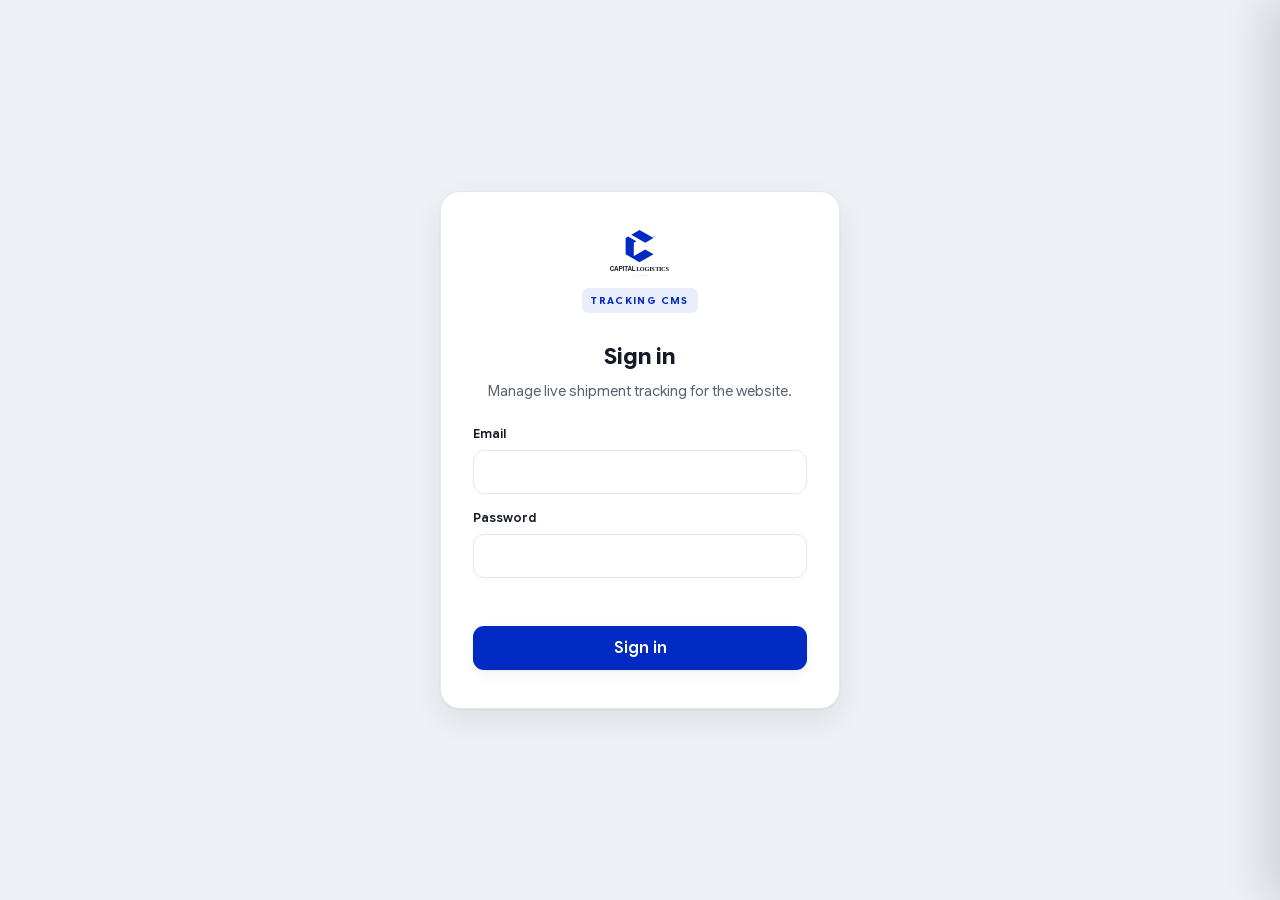
<file: admin/index.html>
<!DOCTYPE html>
<html lang="en">
<head>
<meta charset="UTF-8" />
<meta name="viewport" content="width=device-width, initial-scale=1" />
<meta name="cl-build" content="2026-08-21.9" />
<meta http-equiv="Content-Security-Policy" content="default-src 'self'; base-uri 'self'; object-src 'none'; img-src 'self' data:; font-src 'self'; style-src 'self' 'unsafe-inline'; script-src 'self' 'unsafe-inline'; connect-src 'self' https://*.supabase.co; form-action 'self'" />
<meta name="robots" content="noindex, nofollow" />
<title>Capital Logistics — Tracking CMS</title>
<style>
  @font-face{font-family:'GoogleSansFlex';src:url('../assets/fonts/GoogleSansFlex.woff2') format('woff2');font-weight:100 900;font-display:swap}
  :root{
    --blue:#002AC2; --blue-700:#0022a0; --blue-050:#EAEDFB; --yellow:#FFE200;
    --ink:#141A26; --body:#5A6270; --muted:#8890A0; --eyebrow:#8C919B;
    --page:#EEF0F5; --card:#FFFFFF; --line:#E4E7F0; --line-soft:#EEF0F6;
    --ok:#12A150; --ok-bg:#E4F6EC; --warn:#B45309; --warn-bg:#FBEED6; --info-bg:#E7ECFC;
    --sh:0 1px 2px rgba(16,20,45,.05),0 12px 30px rgba(16,20,45,.07);
    --sh-sm:0 1px 2px rgba(16,20,45,.05),0 5px 14px rgba(16,20,45,.05);
    --r:14px;
  }
  *{box-sizing:border-box}
  html,body{margin:0;min-height:100%}
  body{background:var(--page);color:var(--body);
    font-family:'GoogleSansFlex',system-ui,-apple-system,'Segoe UI',Roboto,sans-serif;
    font-size:15px;line-height:1.55;-webkit-font-smoothing:antialiased;text-rendering:optimizeLegibility}
  h1,h2,h3{color:var(--ink);margin:0;letter-spacing:-.01em}
  button{font-family:inherit;cursor:pointer}
  input,select,textarea{font-family:inherit;font-size:15px}
  /* Touch devices: inputs must be >=16px or iOS Safari auto-zooms on focus.
     Scoped to coarse pointers so the desktop design stays exactly 15px. */
  @media (pointer:coarse){
    input,select,textarea{font-size:16px}
  }
  [hidden]{display:none !important}

  /* ══ real website logo ══ */
  .brand__logo{height:38px;width:auto;display:block;flex:none}
  .brand__logo .lg-mark{fill:var(--blue)}
  .brand__logo .lg-word{fill:var(--ink)}
  .brand__logo .lg-sarl{fill:var(--eyebrow)}
  .cms-tag{font-size:.62rem;font-weight:700;letter-spacing:.14em;text-transform:uppercase;
    color:var(--blue);background:var(--blue-050);padding:5px 9px;border-radius:7px;white-space:nowrap}

  /* buttons */
  .btn{display:inline-flex;align-items:center;justify-content:center;gap:8px;border:1px solid transparent;
    border-radius:11px;padding:10px 16px;font-weight:600;font-size:.92rem;line-height:1;transition:.15s;white-space:nowrap}
  .btn--primary{background:var(--blue);color:#fff;box-shadow:var(--sh-sm)}
  .btn--primary:hover{background:var(--blue-700)}
  .btn--ghost{background:var(--card);color:var(--ink);border-color:var(--line)}
  .btn--ghost:hover{border-color:var(--blue);color:var(--blue)}
  .btn--sm{padding:8px 13px;font-size:.85rem;border-radius:9px}
  .btn--danger{background:var(--card);color:#C22;border-color:var(--line)}
  .btn--danger:hover{background:#C22;color:#fff;border-color:#C22}
  .btn:disabled{opacity:.55;cursor:not-allowed}
  :focus-visible{outline:2px solid var(--blue);outline-offset:2px}

  /* ══ LOGIN ══ */
  #login{min-height:100vh;min-height:100dvh;display:grid;place-items:center;padding:24px}
  .login-card{width:100%;max-width:400px;background:var(--card);border:1px solid var(--line);
    border-radius:20px;box-shadow:var(--sh);padding:38px 32px}
  .login-brand{display:flex;flex-direction:column;align-items:center;gap:12px;margin-bottom:26px}
  .login-brand .brand__logo{height:46px}
  .login-card h1{font-size:1.4rem;margin-bottom:6px;text-align:center}
  .login-card p.sub{margin:0 0 22px;font-size:.92rem;text-align:center}
  .field{margin-bottom:15px}
  .field label{display:block;font-size:.78rem;font-weight:600;color:var(--ink);margin-bottom:6px}
  .field input{width:100%;padding:12px 14px;border:1px solid var(--line);border-radius:11px;background:#fff;color:var(--ink);transition:.15s}
  .field input:focus{outline:none;border-color:var(--blue);box-shadow:0 0 0 3px var(--blue-050)}
  #login .btn--primary{width:100%;padding:13px;margin-top:6px;font-size:1rem}
  .err{color:#C22;font-size:.85rem;margin:2px 0 12px;min-height:1.1em}
  .setup-note{background:var(--blue-050);border-radius:12px;padding:14px 16px;font-size:.86rem;color:var(--ink);line-height:1.55;margin-top:6px;text-align:left}
  .setup-note code{background:#fff;padding:1px 6px;border-radius:5px;font-size:.92em;border:1px solid var(--line)}

  /* ══ APP SHELL ══ */
  .topbar{position:sticky;top:0;z-index:20;background:rgba(255,255,255,.9);backdrop-filter:saturate(180%) blur(10px);
    border-bottom:1px solid var(--line);display:flex;align-items:center;gap:14px;padding:12px clamp(14px,3vw,26px)}
  .tb-brand{display:inline-flex;align-items:center}
  .tb-divider{width:1px;height:26px;background:var(--line)}
  .spacer{flex:1}
  .who{font-size:.82rem;color:var(--body);max-width:32vw;overflow:hidden;text-overflow:ellipsis;white-space:nowrap}
  .tabs{display:flex;gap:4px;padding:14px clamp(14px,3vw,26px) 0;max-width:1120px;margin:0 auto;width:100%}
  .tab{background:none;border:0;padding:10px 18px;border-radius:11px 11px 0 0;font-weight:600;font-size:.94rem;color:var(--muted);transition:.15s}
  .tab:hover{color:var(--ink)}
  .tab.is-active{color:var(--blue);background:var(--card);box-shadow:0 -1px 0 var(--line) inset,-1px 0 0 var(--line) inset,1px 0 0 var(--line) inset}
  main{max-width:1120px;margin:0 auto;padding:clamp(16px,3vw,26px)}

  /* toolbar */
  .toolbar{display:flex;flex-wrap:wrap;align-items:center;gap:12px;margin-bottom:18px}
  .search{position:relative;flex:1 1 260px}
  .search svg{position:absolute;left:13px;top:50%;transform:translateY(-50%);color:var(--muted)}
  .search input{width:100%;padding:11px 14px 11px 40px;border:1px solid var(--line);border-radius:11px;background:var(--card);color:var(--ink)}
  .search input:focus{outline:none;border-color:var(--blue);box-shadow:0 0 0 3px var(--blue-050)}
  .switch{display:inline-flex;align-items:center;gap:8px;font-size:.86rem;color:var(--body);user-select:none;white-space:nowrap}
  .switch input{width:16px;height:16px;accent-color:var(--blue)}

  /* stat strip */
  .stats{display:grid;grid-template-columns:repeat(4,1fr);gap:12px;margin-bottom:18px}
  .stat{background:var(--card);border:1px solid var(--line);border-radius:var(--r);padding:15px 17px;box-shadow:var(--sh-sm)}
  .stat .k{font-size:.68rem;font-weight:700;letter-spacing:.08em;text-transform:uppercase;color:var(--muted)}
  .stat .v{font-size:1.6rem;font-weight:800;color:var(--ink);margin-top:4px;font-variant-numeric:tabular-nums;line-height:1}
  .stat .v.blue{color:var(--blue)} .stat .v.ok{color:var(--ok)} .stat .v.warn{color:var(--warn)}

  /* table */
  .tablewrap{background:var(--card);border:1px solid var(--line);border-radius:var(--r);box-shadow:var(--sh);overflow:hidden}
  .tscroll{overflow-x:auto}
  table{width:100%;border-collapse:collapse;min-width:720px}
  th{text-align:left;font-size:.68rem;font-weight:700;letter-spacing:.07em;text-transform:uppercase;color:var(--muted);
    padding:13px 16px;border-bottom:1px solid var(--line);background:var(--line-soft);white-space:nowrap}
  td{padding:13px 16px;border-bottom:1px solid var(--line-soft);vertical-align:middle}
  tbody tr:last-child td{border-bottom:0}
  tbody tr:hover{background:var(--line-soft)}
  .ref{font-weight:700;color:var(--ink);letter-spacing:-.01em;font-variant-numeric:tabular-nums}
  .route{color:var(--body);font-size:.9rem}
  .arch-row{opacity:.55}
  .arch-tag{font-size:.62rem;font-weight:700;letter-spacing:.06em;text-transform:uppercase;color:var(--muted);
    border:1px solid var(--line);border-radius:6px;padding:1px 6px;margin-left:8px;vertical-align:middle}

  .pill{display:inline-flex;align-items:center;gap:6px;font-size:.74rem;font-weight:700;letter-spacing:.02em;
    padding:5px 10px;border-radius:999px;white-space:nowrap}
  .pill .d{width:6px;height:6px;border-radius:50%;background:currentColor}
  .pill--info{background:var(--info-bg);color:var(--blue)}
  .pill--ok{background:var(--ok-bg);color:var(--ok)}
  .pill--warn{background:var(--warn-bg);color:var(--warn)}
  .pill--muted{background:#EEF0F5;color:var(--muted)}

  .stage{display:flex;align-items:center;gap:5px}
  .stage .seg{width:20px;height:5px;border-radius:3px;background:var(--line)}
  .stage .seg.on{background:var(--blue)}
  .stage .lab{font-size:.72rem;color:var(--muted);margin-left:6px;white-space:nowrap}
  .when{font-size:.82rem;color:var(--muted);white-space:nowrap;font-variant-numeric:tabular-nums}
  .row-actions{display:flex;gap:6px;justify-content:flex-end}
  .iconbtn{border:1px solid var(--line);background:var(--card);border-radius:8px;width:36px;height:36px;
    display:grid;place-items:center;color:var(--body);transition:.15s}
  .iconbtn:hover{border-color:var(--blue);color:var(--blue)}
  .iconbtn.danger:hover{border-color:#C22;color:#C22}
  .iconbtn svg{width:16px;height:16px}

  .empty{padding:54px 20px;text-align:center;color:var(--muted)}
  .empty svg{width:40px;height:40px;opacity:.5;margin-bottom:10px}
  .empty b{display:block;color:var(--ink);font-size:1rem;margin-bottom:4px}

  /* editor slide-over */
  .scrim{position:fixed;inset:0;background:rgba(16,20,40,.42);opacity:0;pointer-events:none;transition:opacity .25s;z-index:40}
  .scrim.open{opacity:1;pointer-events:auto}
  .editor{position:fixed;top:0;right:0;height:100vh;height:100dvh;width:min(440px,100vw);background:var(--card);
    box-shadow:-14px 0 40px rgba(16,20,40,.14);z-index:41;transform:translateX(100%);transition:transform .3s cubic-bezier(.22,1,.28,1);
    display:flex;flex-direction:column}
  .editor.open{transform:none}
  .editor__head{display:flex;align-items:center;gap:12px;padding:18px 22px;border-bottom:1px solid var(--line)}
  .editor__head h2{font-size:1.14rem;flex:1}
  .editor__body{padding:20px 22px;overflow-y:auto;flex:1}
  .editor__foot{padding:16px 22px;border-top:1px solid var(--line);display:flex;gap:10px}
  .editor__foot .btn--primary{flex:1}
  .grid2{display:grid;grid-template-columns:1fr 1fr;gap:12px}
  .fld{margin-bottom:15px}
  .fld label{display:block;font-size:.76rem;font-weight:600;color:var(--ink);margin-bottom:6px}
  .fld input,.fld select,.fld textarea{width:100%;padding:11px 13px;border:1px solid var(--line);border-radius:10px;background:#fff;color:var(--ink);transition:.15s}
  .fld input:focus,.fld select:focus,.fld textarea:focus{outline:none;border-color:var(--blue);box-shadow:0 0 0 3px var(--blue-050)}
  .fld textarea{resize:vertical;min-height:70px}
  .fld .hint{font-size:.74rem;color:var(--muted);margin-top:5px}
  .ferr{color:#C22;font-size:.82rem;margin-top:8px;min-height:1em}
  .lang-tabs{display:flex;gap:5px;margin-bottom:16px;background:var(--line-soft);padding:4px;border-radius:11px}
  .lang-tab{flex:1;background:none;border:0;padding:8px 10px;border-radius:8px;font-weight:600;font-size:.86rem;color:var(--muted);cursor:pointer;transition:.15s}
  .lang-tab.is-active{background:var(--card);color:var(--blue);box-shadow:var(--sh-sm)}
  .lang-note{font-size:.8rem;color:var(--body);background:var(--blue-050);border-radius:9px;padding:9px 12px;margin:0 0 16px;line-height:1.5}
  .lang-note b{color:var(--ink)}
  .fld input:disabled,.fld select:disabled{background:var(--line-soft);color:var(--muted);cursor:not-allowed;opacity:.75}
  .archline{display:flex;align-items:center;gap:9px;font-size:.88rem;color:var(--body);padding:11px 13px;border:1px solid var(--line);border-radius:10px;background:var(--line-soft)}
  .archline input{width:17px;height:17px;accent-color:var(--blue)}

  /* toast */
  #toast{position:fixed;left:50%;bottom:26px;transform:translate(-50%,20px);z-index:60;background:var(--ink);color:#fff;
    padding:12px 20px;border-radius:12px;font-weight:600;font-size:.9rem;box-shadow:0 12px 30px rgba(0,0,0,.25);
    opacity:0;pointer-events:none;transition:.28s;display:flex;align-items:center;gap:9px;max-width:90vw}
  #toast.show{opacity:1;transform:translate(-50%,0)}
  #toast.ok{background:#0F7A3D} #toast.bad{background:#B02020}
  #toast svg{width:17px;height:17px;flex:none}

  /* ══════════ RESPONSIVE ══════════ */
  /* tablet + mobile: table becomes cards, forms go single-column */
  @media (max-width:860px){
    .stats{grid-template-columns:1fr 1fr}
    .tablewrap{background:transparent;border:0;box-shadow:none;overflow:visible;border-radius:0}
    .tscroll{overflow:visible}
    table{min-width:0}
    thead{display:none}
    table,tbody,tr,td{display:block;width:auto}
    #rows tr,#nlRows tr{background:var(--card);border:1px solid var(--line);border-radius:14px;
      box-shadow:var(--sh-sm);margin-bottom:12px;padding:16px 18px}
    #rows tr:hover,#nlRows tr:hover{background:var(--card)}
    #rows td,#nlRows td{border:0;padding:7px 0;display:flex;align-items:center;justify-content:space-between;gap:14px}
    #rows td::before,#nlRows td::before{content:attr(data-label);font-size:.66rem;font-weight:700;
      letter-spacing:.06em;text-transform:uppercase;color:var(--muted);flex:none}
    #rows td[data-label="Reference"]{padding-top:0}
    #rows td[data-label="Reference"]::before{display:none}
    #rows td[data-label="Reference"] .ref{font-size:1.08rem}
    #rows td[data-label="Route"]{flex-direction:column;align-items:flex-start;gap:3px}
    #rows td[data-label="Route"] .route{font-size:.95rem}
    #rows td[data-label="Stage"] .stage{flex-wrap:wrap;justify-content:flex-end}
    #rows td[data-label="Actions"]{padding-top:11px;margin-top:5px;border-top:1px solid var(--line-soft)}
    #rows td[data-label="Actions"]::before{display:none}
    #rows td[data-label="Actions"] .row-actions{width:100%;gap:8px}
    #rows td[data-label="Actions"] .iconbtn{flex:1;height:40px}
    #nlRows td[data-label="Subscribed"]{justify-content:space-between}
    .grid2{grid-template-columns:1fr}
  }
  /* phones only */
  @media (max-width:767px){
    .topbar{gap:10px;padding:11px 16px}
    .tb-divider,.cms-tag,.who{display:none}
    .brand__logo{height:34px}
    .tabs{padding:12px 12px 0}
    main{padding:14px 12px 30px}
    .search{flex-basis:100%;order:-1}
    .toolbar .switch{flex:1 1 auto}
    .toolbar .btn--primary{flex:1 1 auto}
    .editor{width:100vw}
    .editor__head,.editor__body,.editor__foot{padding-left:18px;padding-right:18px}
  }
  @media (max-width:380px){
    .stats{gap:10px}
    .stat .v{font-size:1.4rem}
  }
  </style>
</head>
<body>

<!-- ═══════════ LOGIN ═══════════ -->
<div id="login">
  <div class="login-card">
    <div class="login-brand">
      <svg class="brand__logo" viewBox="0 0 66 50" xmlns="http://www.w3.org/2000/svg" aria-hidden="true">  <g transform="matrix(1,0,0,1,-6114.131875,-3633)">    <g transform="matrix(1,0,0,0.986114,6095.64759,3613)">      <g transform="matrix(0.024456,0,0,0.024801,-186.209765,-9.543509)">        <g transform="matrix(0.850083,0,0,0.850083,1416.048937,-125.317067)">          <g transform="matrix(2.093674,0,0,2.093674,-9027.394361,-9855.245606)">            <g transform="matrix(0.833817,0.552041,-0.552041,0.833817,4585.059437,-3712.574177)">              <path d="M9106.704,5204.393L9001.166,5417.731L8598.744,5441.952L8704,5230L9106.704,5204.393Z" class="lg-mark"/>            </g>            <g transform="matrix(1,0,0,1,0,0.044308)">              <path d="M8956,6260.001L8609,6059L8609,5655L8673,5617.5L8876,5736L8813.108,5773.79L8813.108,6100.304L8815.974,6103.507L8815.108,6104.006L8956,6260.001ZM8956,6260.001L8815.108,6104.006L9098.387,5940.608L9305.344,6056.574L8956,6260.001Z" class="lg-mark"/>            </g>          </g>          <g transform="matrix(6.181697,0,0,6.181697,10454.958333,1856.605037)">            <path d="M1,8C1,11.84 4.16,15 8,15C11.84,15 15,11.84 15,8C15,4.16 11.84,1 8,1C4.16,1 1,4.16 1,8M16,8C16,12.389 12.389,16 8,16C3.611,16 0,12.389 0,8C-0,3.611 3.611,0 8,0C12.389,-0 16,3.611 16,8M5.5,4.002L8.61,4.002C10.32,4.002 11.351,4.975 11.351,6.462C11.351,7.6 10.684,8.402 9.856,8.702L11.5,12L9.98,12L8.52,8.924L6.836,8.924L6.836,12L5.5,12L5.5,4.002ZM6.835,5.092L6.835,7.869L8.384,7.869C9.379,7.869 9.957,7.406 9.957,6.509C9.957,5.596 9.361,5.092 8.42,5.092L6.835,5.092Z" class="lg-mark" style="fill-rule:nonzero"/>          </g>        </g>        <g transform="matrix(1.118549,0,0,1.118549,-1354.84269,-1123.877382)">          <text x="8688px" y="3692px" style="font-family:'GoogleSansFlex72pt-ExtraBold', 'Google Sans Flex 72pt', sans-serif;font-weight:800;font-size:252.684px;" class="lg-word">C<tspan x="8857.551px 9031.272px 9187.431px 9260.077px 9387.178px 9560.898px " y="3692px 3692px 3692px 3692px 3692px 3692px ">APITAL</tspan></text>          <g transform="matrix(252.68439,0,0,252.68439,11079.531408,3692)">          </g>          <text x="9740.051px" y="3692px" style="font-family:'BwGradualDEMO-ExtraBold', 'Bw Gradual DEMO';font-weight:800;font-size:252.684px;" class="lg-word"><tspan x="9740.051px 9872.711px 10065.509px 10255.022px 10330.07px 10494.314px 10645.167px 10720.214px 10903.916px " y="3692px 3692px 3692px 3692px 3692px 3692px 3692px 3692px 3692px ">LOGISTICS</tspan></text>        </g>        <g transform="matrix(0.5,0,0,0.5,4725.650804,1253.773732)">          <g transform="matrix(216.603382,0,0,216.603382,10609.895405,3956)">          </g>          <text x="9386.303px" y="3956px" style="font-family:'BwGradualDEMO-Regular', 'Bw Gradual DEMO';font-size:216.603px;" class="lg-sarl"><tspan x="9386.303px 9752.146px 10124.271px 10492.713px " y="3956px 3956px 3956px 3956px ">SARL</tspan></text>        </g>      </g>    </g>  </g></svg>
      <span class="cms-tag">Tracking CMS</span>
    </div>

    <div id="loginForm">
      <h1>Sign in</h1>
      <p class="sub">Manage live shipment tracking for the website.</p>
      <form id="frmLogin" autocomplete="on">
        <div class="field">
          <label for="lgEmail">Email</label>
          <input type="email" id="lgEmail" autocomplete="username" required />
        </div>
        <div class="field">
          <label for="lgPass">Password</label>
          <input type="password" id="lgPass" autocomplete="current-password" required />
        </div>
        <p class="err" id="lgErr" role="alert"></p>
        <button type="submit" class="btn btn--primary" id="lgBtn">Sign in</button>
      </form>
    </div>

    <div id="notset" hidden>
      <h1>Almost ready</h1>
      <p class="sub">The dashboard is installed — it just needs its database connection.</p>
      <div class="setup-note">
        Add your Supabase <code>url</code> and <code>anonKey</code> to
        <code>assets/js/supabase-config.js</code>, then reload this page.
        Full steps are in <b>admin/SETUP.md</b>.
      </div>
    </div>
  </div>
</div>

<!-- ═══════════ APP ═══════════ -->
<div id="app" hidden>
  <div class="topbar">
    <a class="tb-brand" href="../index.html" title="Capital Logistics home"><svg class="brand__logo" viewBox="0 0 66 50" xmlns="http://www.w3.org/2000/svg" aria-hidden="true">  <g transform="matrix(1,0,0,1,-6114.131875,-3633)">    <g transform="matrix(1,0,0,0.986114,6095.64759,3613)">      <g transform="matrix(0.024456,0,0,0.024801,-186.209765,-9.543509)">        <g transform="matrix(0.850083,0,0,0.850083,1416.048937,-125.317067)">          <g transform="matrix(2.093674,0,0,2.093674,-9027.394361,-9855.245606)">            <g transform="matrix(0.833817,0.552041,-0.552041,0.833817,4585.059437,-3712.574177)">              <path d="M9106.704,5204.393L9001.166,5417.731L8598.744,5441.952L8704,5230L9106.704,5204.393Z" class="lg-mark"/>            </g>            <g transform="matrix(1,0,0,1,0,0.044308)">              <path d="M8956,6260.001L8609,6059L8609,5655L8673,5617.5L8876,5736L8813.108,5773.79L8813.108,6100.304L8815.974,6103.507L8815.108,6104.006L8956,6260.001ZM8956,6260.001L8815.108,6104.006L9098.387,5940.608L9305.344,6056.574L8956,6260.001Z" class="lg-mark"/>            </g>          </g>          <g transform="matrix(6.181697,0,0,6.181697,10454.958333,1856.605037)">            <path d="M1,8C1,11.84 4.16,15 8,15C11.84,15 15,11.84 15,8C15,4.16 11.84,1 8,1C4.16,1 1,4.16 1,8M16,8C16,12.389 12.389,16 8,16C3.611,16 0,12.389 0,8C-0,3.611 3.611,0 8,0C12.389,-0 16,3.611 16,8M5.5,4.002L8.61,4.002C10.32,4.002 11.351,4.975 11.351,6.462C11.351,7.6 10.684,8.402 9.856,8.702L11.5,12L9.98,12L8.52,8.924L6.836,8.924L6.836,12L5.5,12L5.5,4.002ZM6.835,5.092L6.835,7.869L8.384,7.869C9.379,7.869 9.957,7.406 9.957,6.509C9.957,5.596 9.361,5.092 8.42,5.092L6.835,5.092Z" class="lg-mark" style="fill-rule:nonzero"/>          </g>        </g>        <g transform="matrix(1.118549,0,0,1.118549,-1354.84269,-1123.877382)">          <text x="8688px" y="3692px" style="font-family:'GoogleSansFlex72pt-ExtraBold', 'Google Sans Flex 72pt', sans-serif;font-weight:800;font-size:252.684px;" class="lg-word">C<tspan x="8857.551px 9031.272px 9187.431px 9260.077px 9387.178px 9560.898px " y="3692px 3692px 3692px 3692px 3692px 3692px ">APITAL</tspan></text>          <g transform="matrix(252.68439,0,0,252.68439,11079.531408,3692)">          </g>          <text x="9740.051px" y="3692px" style="font-family:'BwGradualDEMO-ExtraBold', 'Bw Gradual DEMO';font-weight:800;font-size:252.684px;" class="lg-word"><tspan x="9740.051px 9872.711px 10065.509px 10255.022px 10330.07px 10494.314px 10645.167px 10720.214px 10903.916px " y="3692px 3692px 3692px 3692px 3692px 3692px 3692px 3692px 3692px ">LOGISTICS</tspan></text>        </g>        <g transform="matrix(0.5,0,0,0.5,4725.650804,1253.773732)">          <g transform="matrix(216.603382,0,0,216.603382,10609.895405,3956)">          </g>          <text x="9386.303px" y="3956px" style="font-family:'BwGradualDEMO-Regular', 'Bw Gradual DEMO';font-size:216.603px;" class="lg-sarl"><tspan x="9386.303px 9752.146px 10124.271px 10492.713px " y="3956px 3956px 3956px 3956px ">SARL</tspan></text>        </g>      </g>    </g>  </g></svg></a>
    <span class="tb-divider"></span>
    <span class="cms-tag">Tracking CMS</span>
    <span class="spacer"></span>
    <span class="who" id="who"></span>
    <button class="btn btn--ghost btn--sm" id="btnLogout">Sign out</button>
  </div>

  <div class="tabs">
    <button class="tab is-active" data-tab="ship">Shipments</button>
    <button class="tab" data-tab="news">Newsletter</button>
  </div>

  <main>
    <!-- SHIPMENTS -->
    <section id="pane-ship">
      <div class="stats">
        <div class="stat"><div class="k">Total</div><div class="v" id="stTotal">0</div></div>
        <div class="stat"><div class="k">In transit</div><div class="v blue" id="stTransit">0</div></div>
        <div class="stat"><div class="k">Delivered</div><div class="v ok" id="stDone">0</div></div>
        <div class="stat"><div class="k">Needs attention</div><div class="v warn" id="stWarn">0</div></div>
      </div>

      <div class="toolbar">
        <div class="search">
          <svg width="18" height="18" viewBox="0 0 24 24" fill="none" stroke="currentColor" stroke-width="1.9"><circle cx="11" cy="11" r="7"/><path d="m20 20-3.2-3.2"/></svg>
          <input type="search" id="q" placeholder="Search reference, origin, destination…" aria-label="Search shipments" />
        </div>
        <label class="switch"><input type="checkbox" id="showArch" /> Show archived</label>
        <button class="btn btn--ghost btn--sm" id="btnReload" title="Reload">↻ Refresh</button>
        <button class="btn btn--primary" id="btnNew">+ New shipment</button>
      </div>

      <div class="tablewrap">
        <div class="tscroll">
          <table>
            <thead><tr>
              <th>Reference</th><th>Route</th><th>Status</th><th>Stage</th><th>Updated</th><th style="text-align:right">Actions</th>
            </tr></thead>
            <tbody id="rows"></tbody>
          </table>
        </div>
        <div class="empty" id="shipEmpty" hidden>
          <svg viewBox="0 0 24 24" fill="none" stroke="currentColor" stroke-width="1.5"><path d="M3 7h18M3 12h18M3 17h18"/></svg>
          <b>No shipments yet</b>
          <span>Click “New shipment” to add your first tracking record.</span>
        </div>
      </div>
    </section>

    <!-- NEWSLETTER -->
    <section id="pane-news" hidden>
      <div class="toolbar">
        <div class="stat" style="min-width:150px"><div class="k">Subscribers</div><div class="v" id="nlCount">0</div></div>
        <span class="spacer"></span>
        <button class="btn btn--ghost btn--sm" id="nlReload">↻ Refresh</button>
        <button class="btn btn--ghost btn--sm" id="nlCopy">Copy all emails</button>
      </div>
      <div class="tablewrap">
        <div class="tscroll">
          <table>
            <thead><tr><th>Email</th><th style="text-align:right">Subscribed</th></tr></thead>
            <tbody id="nlRows"></tbody>
          </table>
        </div>
        <div class="empty" id="nlEmpty" hidden>
          <svg viewBox="0 0 24 24" fill="none" stroke="currentColor" stroke-width="1.5"><rect x="2" y="4" width="20" height="16" rx="2.5"/><path d="m2.5 6.5 9.5 6 9.5-6"/></svg>
          <b>No subscribers yet</b>
          <span>Newsletter sign-ups from the website appear here.</span>
        </div>
      </div>
    </section>
  </main>
</div>

<!-- editor -->
<div class="scrim" id="scrim"></div>
<aside class="editor" id="editor" aria-label="Shipment editor">
  <div class="editor__head">
    <h2 id="edTitle">New shipment</h2>
    <button class="iconbtn" id="edClose" aria-label="Close"><svg viewBox="0 0 24 24" fill="none" stroke="currentColor" stroke-width="2" stroke-linecap="round"><path d="M6 6 18 18M18 6 6 18"/></svg></button>
  </div>
  <div class="editor__body">
    <form id="frmEdit" autocomplete="off">
      <div class="lang-tabs" id="edLangTabs" role="tablist">
        <button type="button" class="lang-tab is-active" data-l="en">English</button>
        <button type="button" class="lang-tab" data-l="fr">Français</button>
      </div>
      <p class="lang-note" id="edLangNote" hidden>Editing the <b>French</b> version — leave a field blank to fall back to English. Tracking number, stage, and date are shared across languages.</p>
      <div class="fld">
        <label for="fRef">Tracking number *</label>
        <input type="text" id="fRef" placeholder="CL-2024-000000" required />
        <div class="hint">Uppercase, e.g. CL-2024-001240. Must be unique.</div>
      </div>
      <div class="grid2">
        <div class="fld">
          <label for="fStatus">Status</label>
          <input type="text" id="fStatus" list="statusList" placeholder="IN TRANSIT" />
          <datalist id="statusList">
            <option value="PICKED UP"></option><option value="IN TRANSIT"></option>
            <option value="AT CUSTOMS"></option><option value="OUT FOR DELIVERY"></option>
            <option value="DELIVERED"></option><option value="DELAYED"></option>
            <option value="ON HOLD"></option><option value="EXCEPTION"></option>
          </datalist>
        </div>
        <div class="fld">
          <label for="fStep">Stage (progress)</label>
          <select id="fStep">
            <option value="1">1 — Picked up</option>
            <option value="2" selected>2 — In transit</option>
            <option value="3">3 — At customs</option>
            <option value="4">4 — Out for delivery</option>
            <option value="5">5 — Delivered</option>
          </select>
        </div>
      </div>
      <div class="grid2">
        <div class="fld"><label for="fOrigin">Origin</label><input type="text" id="fOrigin" placeholder="Matadi Port Terminal" /></div>
        <div class="fld"><label for="fDest">Destination</label><input type="text" id="fDest" placeholder="Kinshasa Warehouse 03" /></div>
      </div>
      <div class="grid2">
        <div class="fld"><label for="fLoc">Current location</label><input type="text" id="fLoc" placeholder="N1 corridor" /></div>
        <div class="fld"><label for="fEta">Est. delivery</label><input type="date" id="fEta" /></div>
      </div>
      <div class="fld"><label for="fNote">Note (internal / detail)</label><textarea id="fNote" placeholder="Optional extra detail…"></textarea></div>
      <div class="fld" id="archWrap" hidden>
        <label class="archline"><input type="checkbox" id="fArch" /> Archived (hidden from the public tracking page)</label>
      </div>
      <p class="ferr" id="edErr" role="alert"></p>
    </form>
  </div>
  <div class="editor__foot">
    <button class="btn btn--danger" id="edDelete" hidden>Delete</button>
    <button class="btn btn--primary" id="edSave">Save &amp; publish</button>
  </div>
</aside>

<div id="toast"></div>

<script src="../assets/js/supabase-config.js?v=2026-08-21.9"></script>
<script>
(function () {
  "use strict";
  var CFG = window.CL_SUPABASE || {};
  var BASE = (CFG.url || "").replace(/\/+$/, "");
  var KEY = CFG.anonKey || "";
  var SESSION_KEY = "cl_admin_session";
  var STAGES = ["", "Picked up", "In transit", "At customs", "Out for delivery", "Delivered"];
  var $ = function (id) { return document.getElementById(id); };
  var session = null, shipments = [];

  if (!BASE || !KEY) {
    $("loginForm").hidden = true; $("notset").hidden = false;
    return;
  }

  /* ---------- helpers ---------- */
  function clean(s) { return (s == null ? "" : String(s)).replace(/[\u0000-\u001f<>]/g, "").trim(); }
  function toast(msg, kind) {
    var t = $("toast");
    t.className = ""; void t.offsetWidth;
    t.textContent = msg;
    t.className = "show" + (kind ? " " + kind : "");
    clearTimeout(toast._t); toast._t = setTimeout(function () { t.className = ""; }, 2600);
  }
  function fmtDate(iso) {
    if (!iso) return "—";
    var d = new Date(iso); if (isNaN(d)) return "—";
    return d.toLocaleDateString(undefined, { day: "2-digit", month: "short", year: "numeric" });
  }
  function pill(status) {
    var s = (status || "").toUpperCase();
    if (/DELIVER(ED)?$/.test(s) && s.indexOf("OUT FOR") < 0) return "pill--ok";
    if (/CUSTOM|DELAY|HOLD|EXCEPT|FAIL|RETURN/.test(s)) return "pill--warn";
    if (/TRANSIT|OUT FOR|PICKED|DISPATCH|SHIP/.test(s)) return "pill--info";
    return "pill--muted";
  }

  /* ---------- session ---------- */
  function saveSession(d, email) {
    session = { access: d.access_token, refresh: d.refresh_token,
      exp: Date.now() + (d.expires_in || 3600) * 1000, email: email || (d.user && d.user.email) || "" };
    try { localStorage.setItem(SESSION_KEY, JSON.stringify(session)); } catch (e) {}
  }
  function loadSession() {
    try { session = JSON.parse(localStorage.getItem(SESSION_KEY) || "null"); } catch (e) { session = null; }
    return session;
  }
  function clearSession() { session = null; try { localStorage.removeItem(SESSION_KEY); } catch (e) {} }
  function authHeaders() { return { apikey: KEY, Authorization: "Bearer " + session.access }; }

  function login(email, password) {
    return fetch(BASE + "/auth/v1/token?grant_type=password", {
      method: "POST", headers: { apikey: KEY, "Content-Type": "application/json" },
      body: JSON.stringify({ email: email, password: password })
    }).then(function (r) {
      return r.json().then(function (d) {
        if (!r.ok) throw new Error(d.error_description || d.msg || d.error || "Sign-in failed");
        return d;
      });
    }).then(function (d) { saveSession(d, email); });
  }
  function refresh() {
    if (!session || !session.refresh) return Promise.reject();
    return fetch(BASE + "/auth/v1/token?grant_type=refresh_token", {
      method: "POST", headers: { apikey: KEY, "Content-Type": "application/json" },
      body: JSON.stringify({ refresh_token: session.refresh })
    }).then(function (r) { if (!r.ok) throw 0; return r.json(); })
      .then(function (d) { saveSession(d, session.email); });
  }

  /* ---------- REST (auto-refresh on 401) ---------- */
  function api(method, path, body, _retry) {
    var opt = { method: method, headers: authHeaders() };
    if (body !== undefined) {
      opt.headers["Content-Type"] = "application/json";
      opt.headers["Prefer"] = "return=representation";
      opt.body = JSON.stringify(body);
    }
    return fetch(BASE + "/rest/v1/" + path, opt).then(function (r) {
      if (r.status === 401 && !_retry) {
        return refresh().then(function () { return api(method, path, body, true); },
          function () { doLogout(); throw new Error("Session expired — please sign in again."); });
      }
      if (!r.ok) return r.text().then(function (t) { throw new Error(parseErr(t)); });
      if (r.status === 204) return null;
      return r.text().then(function (t) { return t ? JSON.parse(t) : null; });
    });
  }
  function parseErr(t) {
    try { var j = JSON.parse(t); if (j.code === "23505") return "That tracking number already exists."; return j.message || j.hint || t; }
    catch (e) { return t || "Request failed"; }
  }

  /* ---------- views ---------- */
  function showApp() {
    $("login").hidden = true; $("app").hidden = false;
    $("who").textContent = session.email || "";
    loadShipments();
  }
  function doLogout() {
    clearSession(); shipments = [];
    $("app").hidden = true; $("login").hidden = false;
    $("loginForm").hidden = false; $("lgPass").value = ""; $("lgErr").textContent = "";
  }

  /* ---------- shipments ---------- */
  function loadShipments() {
    api("GET", "shipments?select=*&order=updated_at.desc").then(function (rows) {
      shipments = rows || []; renderStats(); renderRows();
    }).catch(function (e) { toast(e.message || "Could not load shipments", "bad"); });
  }
  function renderStats() {
    var total = 0, transit = 0, done = 0, warn = 0;
    shipments.forEach(function (s) {
      if (s.archived) return;
      total++;
      var st = (s.status || "").toUpperCase();
      if (/DELIVER(ED)?$/.test(st) && st.indexOf("OUT FOR") < 0) done++;
      else if (/CUSTOM|DELAY|HOLD|EXCEPT|FAIL|RETURN/.test(st)) warn++;
      else transit++;
    });
    $("stTotal").textContent = total; $("stTransit").textContent = transit;
    $("stDone").textContent = done; $("stWarn").textContent = warn;
  }
  function cell(label) { var td = document.createElement("td"); if (label) td.setAttribute("data-label", label); return td; }
  function renderRows() {
    var q = clean($("q").value).toLowerCase();
    var showArch = $("showArch").checked;
    var tb = $("rows"); tb.textContent = "";
    var list = shipments.filter(function (s) {
      if (s.archived && !showArch) return false;
      if (!q) return true;
      return (s.reference + " " + s.origin + " " + s.destination + " " + s.status).toLowerCase().indexOf(q) >= 0;
    });
    $("shipEmpty").hidden = list.length > 0;
    list.forEach(function (s) {
      var tr = document.createElement("tr");
      if (s.archived) tr.className = "arch-row";

      var tdRef = cell("Reference");
      var rf = document.createElement("span"); rf.className = "ref"; rf.textContent = s.reference; tdRef.appendChild(rf);
      if (s.archived) { var at = document.createElement("span"); at.className = "arch-tag"; at.textContent = "archived"; tdRef.appendChild(at); }

      var tdRoute = cell("Route");
      var rt = document.createElement("span"); rt.className = "route";
      rt.textContent = (s.origin || "—") + "  →  " + (s.destination || "—"); tdRoute.appendChild(rt);

      var tdStatus = cell("Status");
      var p = document.createElement("span"); p.className = "pill " + pill(s.status);
      var dot = document.createElement("span"); dot.className = "d"; p.appendChild(dot);
      p.appendChild(document.createTextNode(s.status || "—")); tdStatus.appendChild(p);

      var tdStage = cell("Stage");
      var stg = document.createElement("div"); stg.className = "stage";
      for (var i = 1; i <= 5; i++) { var seg = document.createElement("span"); seg.className = "seg" + (i <= s.step ? " on" : ""); stg.appendChild(seg); }
      var lab = document.createElement("span"); lab.className = "lab"; lab.textContent = STAGES[s.step] || ""; stg.appendChild(lab);
      tdStage.appendChild(stg);

      var tdWhen = cell("Updated");
      var w = document.createElement("span"); w.className = "when"; w.textContent = fmtDate(s.updated_at); tdWhen.appendChild(w);

      var tdAct = cell("Actions");
      var act = document.createElement("div"); act.className = "row-actions";
      act.appendChild(iconBtn("edit", "Edit", function () { openEditor(s); }));
      act.appendChild(iconBtn(s.archived ? "unarch" : "arch", s.archived ? "Restore" : "Archive", function () { toggleArchive(s); }));
      act.appendChild(iconBtn("del", "Delete", function () { del(s); }, true));
      tdAct.appendChild(act);

      tr.appendChild(tdRef); tr.appendChild(tdRoute); tr.appendChild(tdStatus);
      tr.appendChild(tdStage); tr.appendChild(tdWhen); tr.appendChild(tdAct);
      tb.appendChild(tr);
    });
  }
  var ICONS = {
    edit: '<path d="M12 20h9"/><path d="M16.5 3.5a2.12 2.12 0 0 1 3 3L7 19l-4 1 1-4Z"/>',
    arch: '<rect x="3" y="4" width="18" height="4" rx="1"/><path d="M5 8v11a1 1 0 0 0 1 1h12a1 1 0 0 0 1-1V8"/><path d="M10 12h4"/>',
    unarch: '<path d="M21 8v11a1 1 0 0 1-1 1H4a1 1 0 0 1-1-1V8"/><path d="M1 4h22v4H1z"/><path d="M12 17V9m0 0-3 3m3-3 3 3"/>',
    del: '<path d="M3 6h18"/><path d="M8 6V4a1 1 0 0 1 1-1h6a1 1 0 0 1 1 1v2m2 0v14a1 1 0 0 1-1 1H7a1 1 0 0 1-1-1V6"/><path d="M10 11v6M14 11v6"/>'
  };
  function iconBtn(kind, label, fn, danger) {
    var b = document.createElement("button");
    b.className = "iconbtn" + (danger ? " danger" : ""); b.title = label; b.setAttribute("aria-label", label);
    b.innerHTML = '<svg viewBox="0 0 24 24" fill="none" stroke="currentColor" stroke-width="1.8" stroke-linecap="round" stroke-linejoin="round">' + ICONS[kind] + "</svg>";
    b.addEventListener("click", fn); return b;
  }

  /* ---------- editor ---------- */
  var editing = null;
  /* translatable text fields (per language); the rest are shared across languages */
  var TR_FIELDS = ["status", "origin", "destination", "location", "note"];
  var TR_INPUT = { status: "fStatus", origin: "fOrigin", destination: "fDest", location: "fLoc", note: "fNote" };
  var SHARED_IDS = ["fRef", "fStep", "fEta", "fArch"];
  var edData = null, edLang = "en", basePH = {};
  function getPH(id) { if (basePH[id] === undefined) basePH[id] = $(id).getAttribute("placeholder") || ""; return basePH[id]; }
  function loadLangFields(l) {
    TR_FIELDS.forEach(function (f) {
      var el = $(TR_INPUT[f]);
      el.value = l === "en" ? (edData[f] || "") : ((edData.translations[l] && edData.translations[l][f]) || "");
      el.placeholder = (l !== "en" && edData[f]) ? edData[f] : getPH(TR_INPUT[f]);
    });
  }
  function saveLangFields(l) {
    TR_FIELDS.forEach(function (f) {
      var v = clean($(TR_INPUT[f]).value);
      if (l === "en") { edData[f] = v; }
      else { edData.translations[l] = edData.translations[l] || {}; if (v) edData.translations[l][f] = v; else delete edData.translations[l][f]; }
    });
  }
  function switchEditorLang(l) {
    if (l === edLang) return;
    saveLangFields(edLang); edLang = l; loadLangFields(l);
    SHARED_IDS.forEach(function (id) { var e = $(id); if (e) e.disabled = (l !== "en"); });
    document.querySelectorAll(".lang-tab").forEach(function (b) { b.classList.toggle("is-active", b.getAttribute("data-l") === l); });
    $("edLangNote").hidden = (l === "en");
  }
  function openEditor(s) {
    editing = s || null; edLang = "en";
    $("edTitle").textContent = s ? "Edit shipment" : "New shipment";
    $("edErr").textContent = "";
    edData = {
      status: s ? s.status : "IN TRANSIT",
      origin: s ? (s.origin || "") : "",
      destination: s ? (s.destination || "") : "",
      location: s ? (s.location || "") : "",
      note: s ? (s.note || "") : "",
      translations: (s && s.translations && typeof s.translations === "object") ? JSON.parse(JSON.stringify(s.translations)) : {}
    };
    $("fRef").value = s ? s.reference : "";
    $("fStep").value = s ? String(s.step || 2) : "2";
    $("fEta").value = s && s.eta ? s.eta : "";
    $("archWrap").hidden = !s; $("fArch").checked = s ? !!s.archived : false;
    $("edDelete").hidden = !s;
    SHARED_IDS.forEach(function (id) { var e = $(id); if (e) e.disabled = false; });
    document.querySelectorAll(".lang-tab").forEach(function (b) { b.classList.toggle("is-active", b.getAttribute("data-l") === "en"); });
    $("edLangNote").hidden = true;
    loadLangFields("en");
    $("scrim").classList.add("open"); $("editor").classList.add("open");
    setTimeout(function () { $("fRef").focus(); }, 260);
  }
  function closeEditor() {
    $("scrim").classList.remove("open"); $("editor").classList.remove("open"); editing = null;
  }
  function save() {
    saveLangFields(edLang);
    var ref = clean($("fRef").value).toUpperCase();
    if (!ref) { switchEditorLang("en"); $("edErr").textContent = "A tracking number is required."; $("fRef").focus(); return; }
    Object.keys(edData.translations).forEach(function (l) { if (!edData.translations[l] || !Object.keys(edData.translations[l]).length) delete edData.translations[l]; });
    var base = {
      reference: ref,
      status: edData.status || "IN TRANSIT",
      step: Math.max(1, Math.min(5, parseInt($("fStep").value, 10) || 2)),
      origin: edData.origin, destination: edData.destination, location: edData.location,
      eta: $("fEta").value || null, note: edData.note,
      archived: editing ? $("fArch").checked : false
    };
    var payload = {}; for (var k in base) payload[k] = base[k];
    var hasTr = Object.keys(edData.translations).length > 0;
    if (hasTr) payload.translations = edData.translations; // only touch the column when there are translations
    $("edSave").disabled = true; $("edErr").textContent = "";
    function doSave(p) { return editing ? api("PATCH", "shipments?id=eq." + encodeURIComponent(editing.id), p) : api("POST", "shipments", p); }
    function onSaved(noTr) {
      var wasEditing = editing;
      $("edSave").disabled = false; closeEditor();
      toast(noTr ? "Saved — run the translations migration to store French (admin/SETUP.md)" : (wasEditing ? "Saved — live on the site" : "Published — live on the site"), noTr ? "bad" : "ok");
      loadShipments();
    }
    function onErr(e) { $("edSave").disabled = false; $("edErr").textContent = (e && e.message) || "Could not save."; }
    doSave(payload).then(function () { onSaved(false); }).catch(function (e) {
      var m = (e && e.message) || "";
      if (/translations/i.test(m) && /(column|schema cache|does not exist|could not find)/i.test(m)) {
        doSave(base).then(function () { onSaved(true); }).catch(onErr);
      } else { onErr(e); }
    });
  }
  function toggleArchive(s) {
    api("PATCH", "shipments?id=eq." + encodeURIComponent(s.id), { archived: !s.archived })
      .then(function () { toast(s.archived ? "Restored" : "Archived", "ok"); loadShipments(); })
      .catch(function (e) { toast(e.message || "Failed", "bad"); });
  }
  function del(s) {
    if (!window.confirm("Delete " + s.reference + " permanently? This cannot be undone.\n\nTip: use Archive to hide it instead.")) return;
    api("DELETE", "shipments?id=eq." + encodeURIComponent(s.id))
      .then(function () { toast("Deleted", "ok"); loadShipments(); })
      .catch(function (e) { toast(e.message || "Failed", "bad"); });
  }

  /* ---------- newsletter ---------- */
  var nlData = [];
  function loadNewsletter() {
    api("GET", "newsletter?select=*&order=created_at.desc").then(function (rows) {
      nlData = rows || [];
      $("nlCount").textContent = nlData.length;
      var tb = $("nlRows"); tb.textContent = "";
      $("nlEmpty").hidden = nlData.length > 0;
      nlData.forEach(function (n) {
        var tr = document.createElement("tr");
        var e = cell("Email"); e.textContent = n.email; e.style.fontWeight = "600"; e.style.color = "var(--ink)";
        var d = cell("Subscribed"); d.style.justifyContent = "flex-end";
        var w = document.createElement("span"); w.className = "when"; w.textContent = fmtDate(n.created_at); d.appendChild(w);
        tr.appendChild(e); tr.appendChild(d); tb.appendChild(tr);
      });
    }).catch(function (e) { toast(e.message || "Could not load", "bad"); });
  }

  /* ---------- wiring ---------- */
  $("frmLogin").addEventListener("submit", function (e) {
    e.preventDefault();
    var email = clean($("lgEmail").value), pw = $("lgPass").value;
    $("lgErr").textContent = ""; $("lgBtn").disabled = true; $("lgBtn").textContent = "Signing in…";
    login(email, pw).then(showApp).catch(function (err) {
      $("lgErr").textContent = err.message || "Sign-in failed.";
    }).then(function () { $("lgBtn").disabled = false; $("lgBtn").textContent = "Sign in"; });
  });
  $("btnLogout").addEventListener("click", doLogout);
  $("btnNew").addEventListener("click", function () { openEditor(null); });
  $("btnReload").addEventListener("click", loadShipments);
  $("q").addEventListener("input", renderRows);
  $("showArch").addEventListener("change", renderRows);
  $("edClose").addEventListener("click", closeEditor);
  $("scrim").addEventListener("click", closeEditor);
  $("edSave").addEventListener("click", save);
  $("edDelete").addEventListener("click", function () { if (editing) del(editing); });
  $("frmEdit").addEventListener("submit", function (e) { e.preventDefault(); save(); });
  document.querySelectorAll(".lang-tab").forEach(function (b) {
    b.addEventListener("click", function () { switchEditorLang(b.getAttribute("data-l")); });
  });
  document.addEventListener("keydown", function (e) { if (e.key === "Escape") closeEditor(); });

  document.querySelectorAll(".tab").forEach(function (t) {
    t.addEventListener("click", function () {
      document.querySelectorAll(".tab").forEach(function (x) { x.classList.remove("is-active"); });
      t.classList.add("is-active");
      var tab = t.getAttribute("data-tab");
      $("pane-ship").hidden = tab !== "ship";
      $("pane-news").hidden = tab !== "news";
      if (tab === "news") loadNewsletter();
    });
  });
  $("nlReload").addEventListener("click", loadNewsletter);
  $("nlCopy").addEventListener("click", function () {
    var txt = nlData.map(function (n) { return n.email; }).join("\n");
    navigator.clipboard.writeText(txt).then(function () { toast("Copied " + nlData.length + " emails", "ok"); },
      function () { toast("Copy failed", "bad"); });
  });

  /* ---------- boot ---------- */
  loadSession();
  if (session && session.access) {
    if (session.exp && session.exp < Date.now() + 30000) {
      refresh().then(showApp).catch(doLogout);
    } else { showApp(); }
  }
})();
</script>
</body>
</html>
</file>
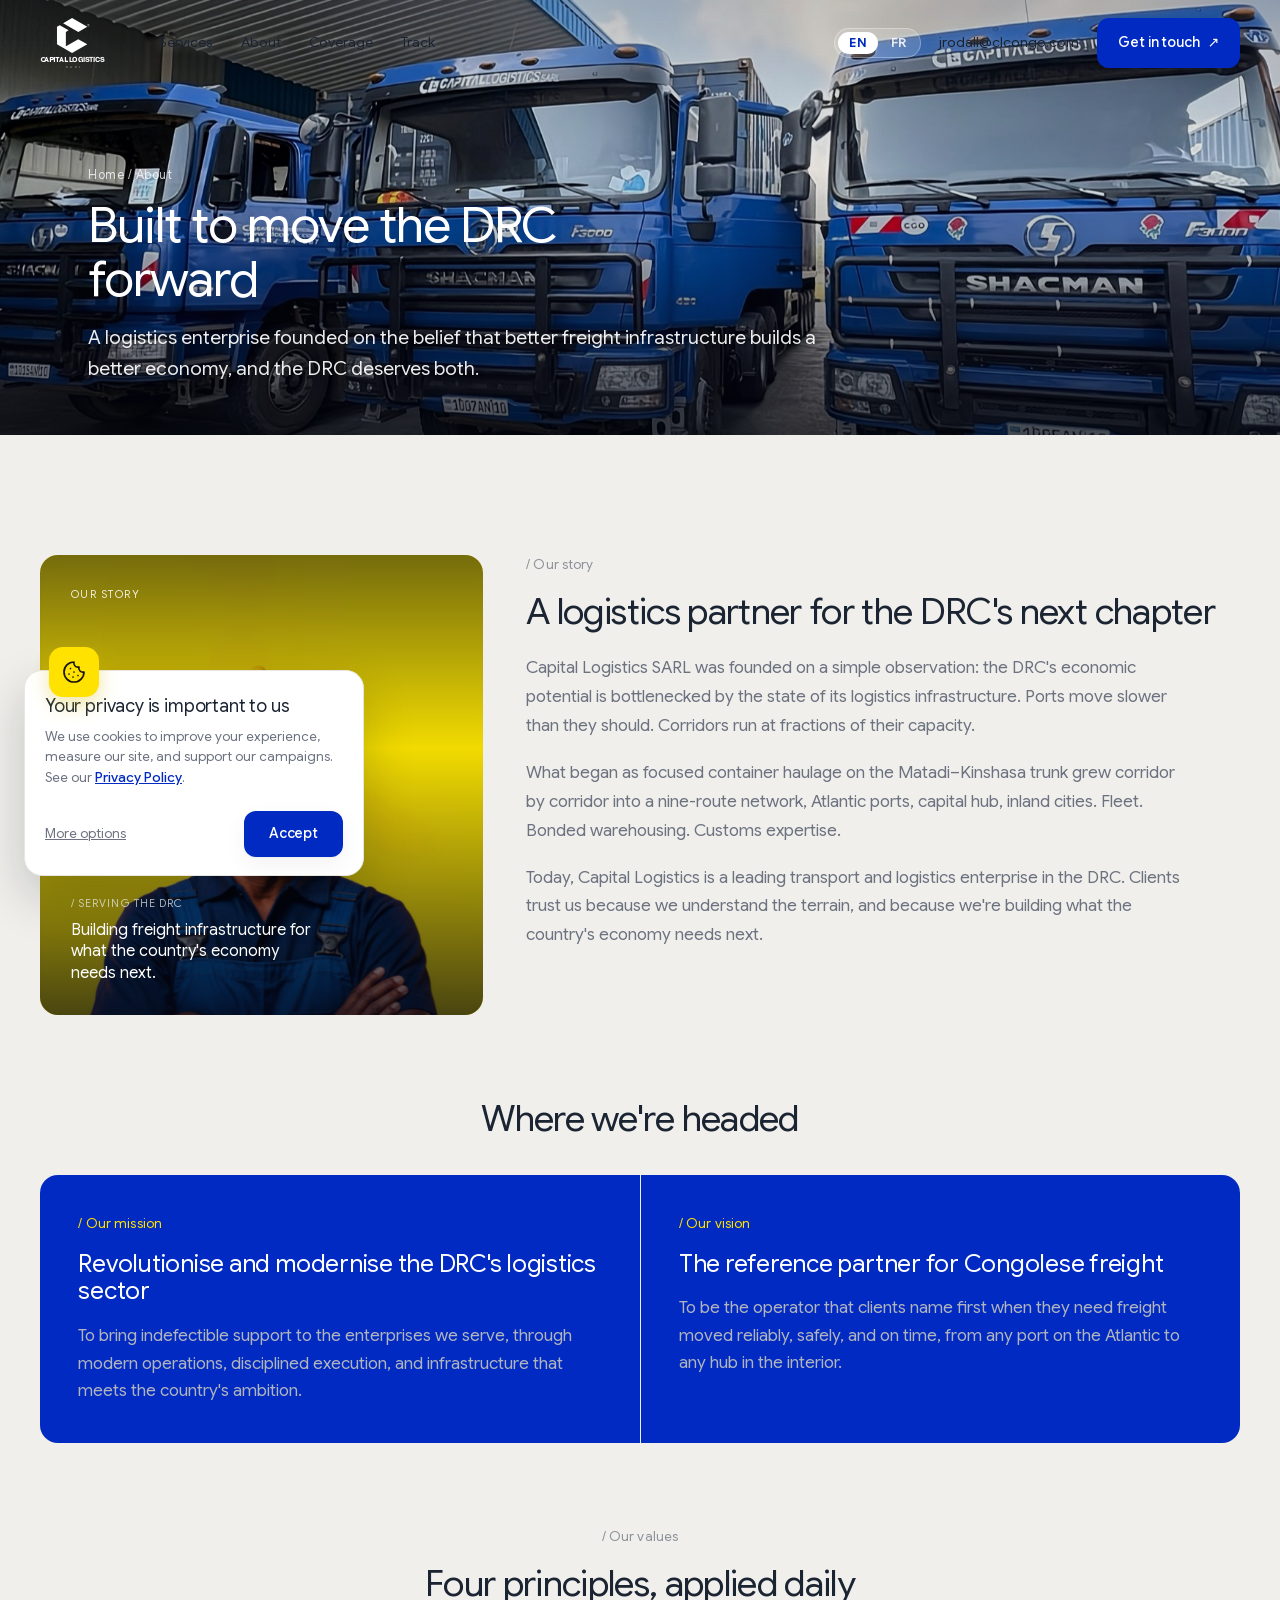
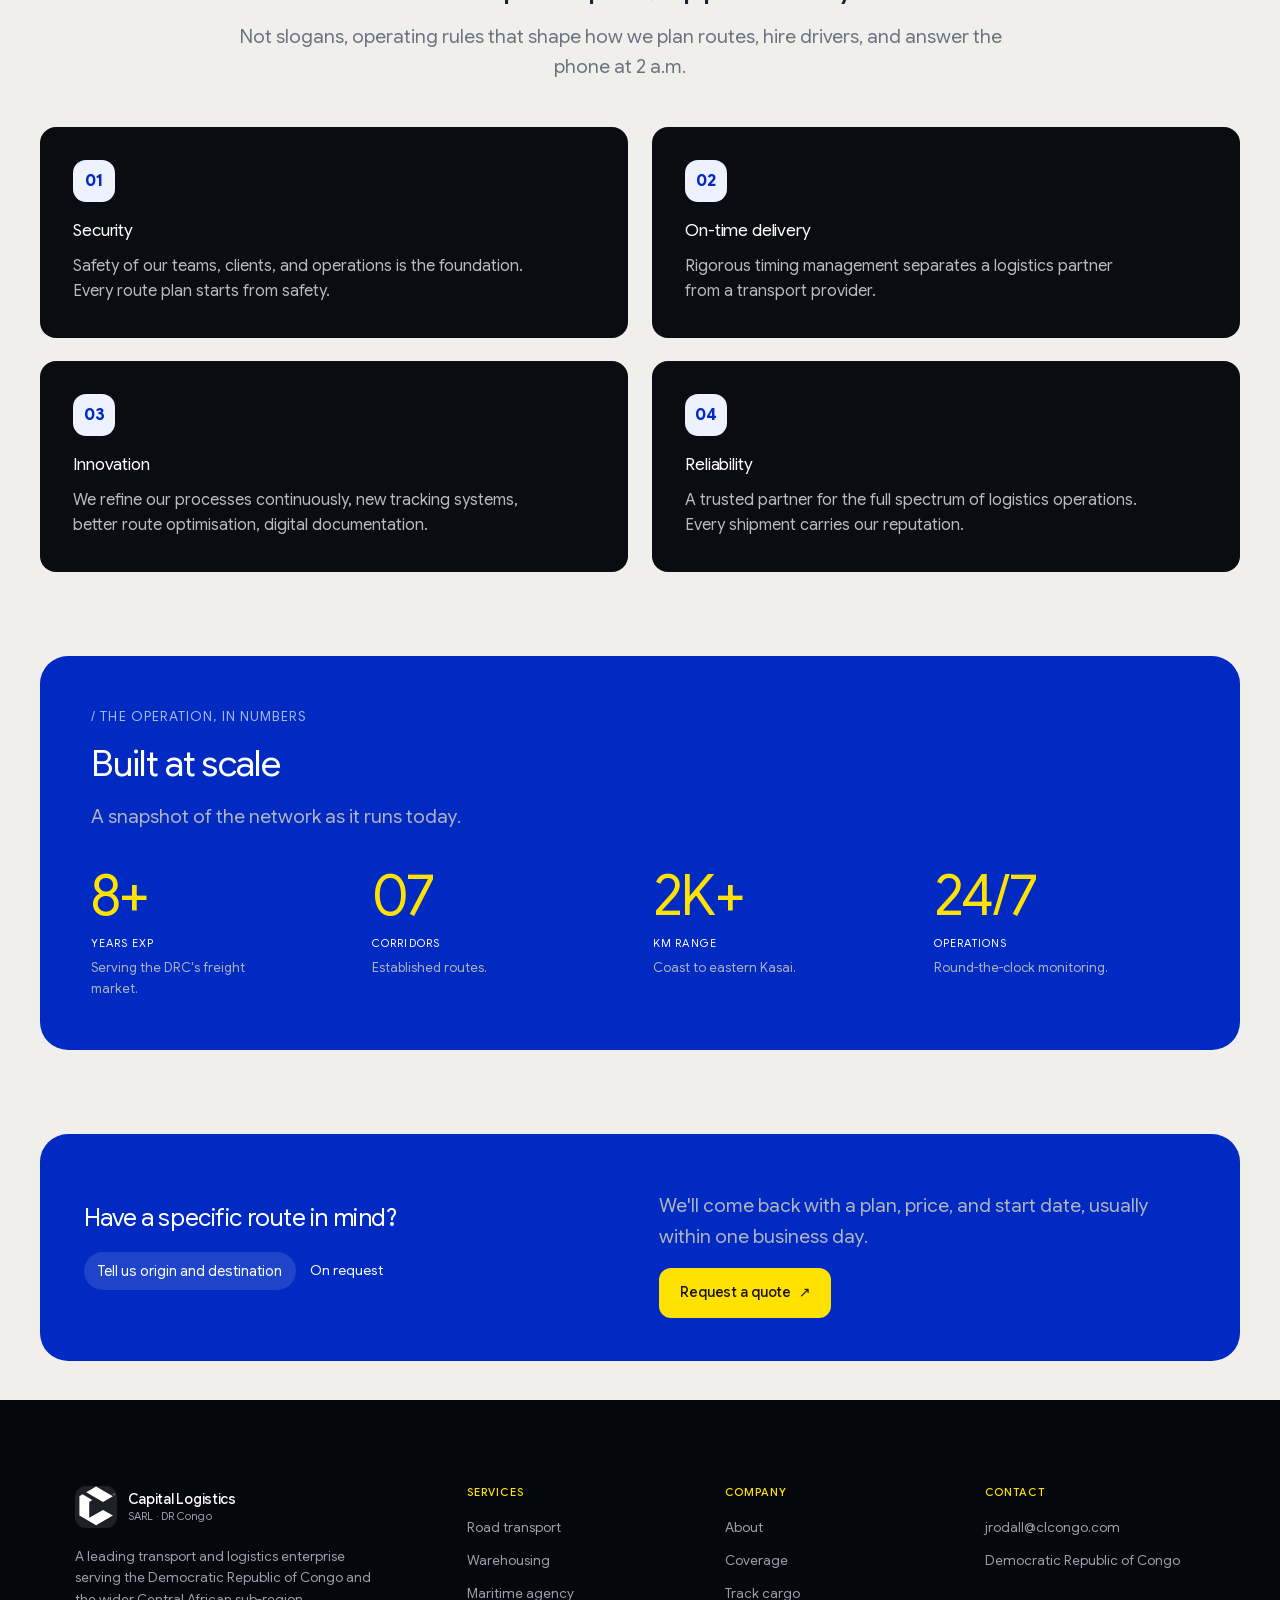
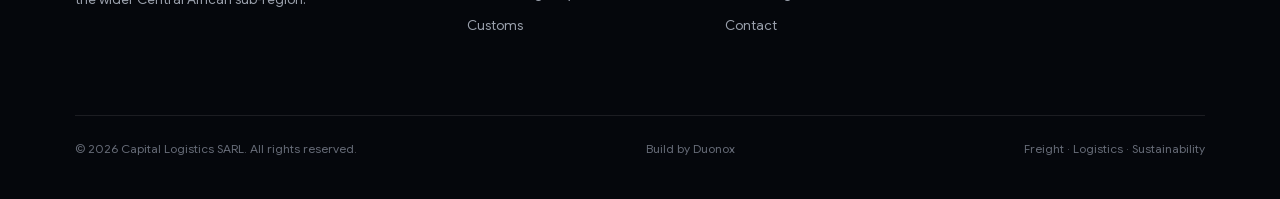
<file: about.html>
<!DOCTYPE html>
<html lang="en">
<head>
<meta charset="UTF-8" />
<meta name="viewport" content="width=device-width, initial-scale=1" />
<meta name="cl-build" content="2026-08-21.9" />
<meta http-equiv="Content-Security-Policy" content="default-src 'self'; base-uri 'self'; object-src 'none'; img-src 'self' data:; font-src 'self'; style-src 'self' 'unsafe-inline'; script-src 'self'; connect-src 'self' https://*.supabase.co; form-action 'self'" />
<meta name="referrer" content="strict-origin-when-cross-origin" />
<title>About · Capital Logistics</title>
<meta name="description" content="Capital Logistics SARL, a leading transport and logistics enterprise built to move the DRC forward." />
<link rel="preload" href="assets/fonts/GoogleSansFlex.woff2" as="font" type="font/woff2" crossorigin />
<link rel="stylesheet" href="assets/css/styles.css?v=2026-08-21.9" />
</head>
<body>

<header class="site-header site-header--over" id="siteHeader">
  <nav class="nav" aria-label="Primary">
    <a href="index.html" class="brand" aria-label="Capital Logistics home">
      <svg class="brand__logo" viewBox="0 0 66 50" xmlns="http://www.w3.org/2000/svg" aria-hidden="true">  <g transform="matrix(1,0,0,1,-6114.131875,-3633)">    <g transform="matrix(1,0,0,0.986114,6095.64759,3613)">      <g transform="matrix(0.024456,0,0,0.024801,-186.209765,-9.543509)">        <g transform="matrix(0.850083,0,0,0.850083,1416.048937,-125.317067)">          <g transform="matrix(2.093674,0,0,2.093674,-9027.394361,-9855.245606)">            <g transform="matrix(0.833817,0.552041,-0.552041,0.833817,4585.059437,-3712.574177)">              <path d="M9106.704,5204.393L9001.166,5417.731L8598.744,5441.952L8704,5230L9106.704,5204.393Z" class="lg-mark"/>            </g>            <g transform="matrix(1,0,0,1,0,0.044308)">              <path d="M8956,6260.001L8609,6059L8609,5655L8673,5617.5L8876,5736L8813.108,5773.79L8813.108,6100.304L8815.974,6103.507L8815.108,6104.006L8956,6260.001ZM8956,6260.001L8815.108,6104.006L9098.387,5940.608L9305.344,6056.574L8956,6260.001Z" class="lg-mark"/>            </g>          </g>          <g transform="matrix(6.181697,0,0,6.181697,10454.958333,1856.605037)">            <path d="M1,8C1,11.84 4.16,15 8,15C11.84,15 15,11.84 15,8C15,4.16 11.84,1 8,1C4.16,1 1,4.16 1,8M16,8C16,12.389 12.389,16 8,16C3.611,16 0,12.389 0,8C-0,3.611 3.611,0 8,0C12.389,-0 16,3.611 16,8M5.5,4.002L8.61,4.002C10.32,4.002 11.351,4.975 11.351,6.462C11.351,7.6 10.684,8.402 9.856,8.702L11.5,12L9.98,12L8.52,8.924L6.836,8.924L6.836,12L5.5,12L5.5,4.002ZM6.835,5.092L6.835,7.869L8.384,7.869C9.379,7.869 9.957,7.406 9.957,6.509C9.957,5.596 9.361,5.092 8.42,5.092L6.835,5.092Z" class="lg-mark" style="fill-rule:nonzero"/>          </g>        </g>        <g transform="matrix(1.118549,0,0,1.118549,-1354.84269,-1123.877382)">          <text x="8688px" y="3692px" style="font-family:'GoogleSansFlex72pt-ExtraBold', 'Google Sans Flex 72pt', sans-serif;font-weight:800;font-size:252.684px;" class="lg-word">C<tspan x="8857.551px 9031.272px 9187.431px 9260.077px 9387.178px 9560.898px " y="3692px 3692px 3692px 3692px 3692px 3692px ">APITAL</tspan></text>          <g transform="matrix(252.68439,0,0,252.68439,11079.531408,3692)">          </g>          <text x="9740.051px" y="3692px" style="font-family:'BwGradualDEMO-ExtraBold', 'Bw Gradual DEMO';font-weight:800;font-size:252.684px;" class="lg-word"><tspan x="9740.051px 9872.711px 10065.509px 10255.022px 10330.07px 10494.314px 10645.167px 10720.214px 10903.916px " y="3692px 3692px 3692px 3692px 3692px 3692px 3692px 3692px 3692px ">LOGISTICS</tspan></text>        </g>        <g transform="matrix(0.5,0,0,0.5,4725.650804,1253.773732)">          <g transform="matrix(216.603382,0,0,216.603382,10609.895405,3956)">          </g>          <text x="9386.303px" y="3956px" style="font-family:'BwGradualDEMO-Regular', 'Bw Gradual DEMO';font-size:216.603px;" class="lg-sarl"><tspan x="9386.303px 9752.146px 10124.271px 10492.713px " y="3956px 3956px 3956px 3956px ">SARL</tspan></text>        </g>      </g>    </g>  </g></svg>
    </a>
    <div class="nav__links">
      <a href="services.html">Services</a>
      <a href="about.html" aria-current="page">About</a>
      <a href="coverage.html">Coverage</a>
      <a href="track.html">Track</a>
    </div>
    <span class="nav__spacer"></span>
    <div class="nav__actions">
      <div class="lang-switch" data-no-i18n role="group" aria-label="Language / Langue"><button type="button" class="lang-switch__opt" data-lang="en">EN</button><button type="button" class="lang-switch__opt" data-lang="fr">FR</button></div>
      <a href="mailto:jrodall@clcongo.com" class="nav__email">jrodall@clcongo.com</a>
      <a href="contact.html" class="btn btn--primary">Get in touch <span class="arrow">↗</span></a>
    </div>
    <button class="nav__toggle" id="navToggle" aria-label="Open menu" aria-expanded="false" aria-controls="mobilePanel"><span></span></button>
  </nav>
</header>

<div class="mobile-menu" id="mobilePanel" aria-label="Menu">
  <div class="mobile-menu__top">
    <a href="index.html" class="brand" aria-label="Capital Logistics home"><svg class="brand__logo" viewBox="0 0 66 50" xmlns="http://www.w3.org/2000/svg" aria-hidden="true">  <g transform="matrix(1,0,0,1,-6114.131875,-3633)">    <g transform="matrix(1,0,0,0.986114,6095.64759,3613)">      <g transform="matrix(0.024456,0,0,0.024801,-186.209765,-9.543509)">        <g transform="matrix(0.850083,0,0,0.850083,1416.048937,-125.317067)">          <g transform="matrix(2.093674,0,0,2.093674,-9027.394361,-9855.245606)">            <g transform="matrix(0.833817,0.552041,-0.552041,0.833817,4585.059437,-3712.574177)">              <path d="M9106.704,5204.393L9001.166,5417.731L8598.744,5441.952L8704,5230L9106.704,5204.393Z" class="lg-mark"/>            </g>            <g transform="matrix(1,0,0,1,0,0.044308)">              <path d="M8956,6260.001L8609,6059L8609,5655L8673,5617.5L8876,5736L8813.108,5773.79L8813.108,6100.304L8815.974,6103.507L8815.108,6104.006L8956,6260.001ZM8956,6260.001L8815.108,6104.006L9098.387,5940.608L9305.344,6056.574L8956,6260.001Z" class="lg-mark"/>            </g>          </g>          <g transform="matrix(6.181697,0,0,6.181697,10454.958333,1856.605037)">            <path d="M1,8C1,11.84 4.16,15 8,15C11.84,15 15,11.84 15,8C15,4.16 11.84,1 8,1C4.16,1 1,4.16 1,8M16,8C16,12.389 12.389,16 8,16C3.611,16 0,12.389 0,8C-0,3.611 3.611,0 8,0C12.389,-0 16,3.611 16,8M5.5,4.002L8.61,4.002C10.32,4.002 11.351,4.975 11.351,6.462C11.351,7.6 10.684,8.402 9.856,8.702L11.5,12L9.98,12L8.52,8.924L6.836,8.924L6.836,12L5.5,12L5.5,4.002ZM6.835,5.092L6.835,7.869L8.384,7.869C9.379,7.869 9.957,7.406 9.957,6.509C9.957,5.596 9.361,5.092 8.42,5.092L6.835,5.092Z" class="lg-mark" style="fill-rule:nonzero"/>          </g>        </g>        <g transform="matrix(1.118549,0,0,1.118549,-1354.84269,-1123.877382)">          <text x="8688px" y="3692px" style="font-family:'GoogleSansFlex72pt-ExtraBold', 'Google Sans Flex 72pt', sans-serif;font-weight:800;font-size:252.684px;" class="lg-word">C<tspan x="8857.551px 9031.272px 9187.431px 9260.077px 9387.178px 9560.898px " y="3692px 3692px 3692px 3692px 3692px 3692px ">APITAL</tspan></text>          <g transform="matrix(252.68439,0,0,252.68439,11079.531408,3692)">          </g>          <text x="9740.051px" y="3692px" style="font-family:'BwGradualDEMO-ExtraBold', 'Bw Gradual DEMO';font-weight:800;font-size:252.684px;" class="lg-word"><tspan x="9740.051px 9872.711px 10065.509px 10255.022px 10330.07px 10494.314px 10645.167px 10720.214px 10903.916px " y="3692px 3692px 3692px 3692px 3692px 3692px 3692px 3692px 3692px ">LOGISTICS</tspan></text>        </g>        <g transform="matrix(0.5,0,0,0.5,4725.650804,1253.773732)">          <g transform="matrix(216.603382,0,0,216.603382,10609.895405,3956)">          </g>          <text x="9386.303px" y="3956px" style="font-family:'BwGradualDEMO-Regular', 'Bw Gradual DEMO';font-size:216.603px;" class="lg-sarl"><tspan x="9386.303px 9752.146px 10124.271px 10492.713px " y="3956px 3956px 3956px 3956px ">SARL</tspan></text>        </g>      </g>    </g>  </g></svg></a>
    <button class="mobile-menu__close" id="navClose" aria-label="Close menu"><svg width="26" height="26" viewBox="0 0 24 24" fill="none" stroke="currentColor" stroke-width="1.6" stroke-linecap="round"><path d="M6 6 18 18M18 6 6 18"/></svg></button>
  </div>
  <nav class="mobile-menu__list">
    <a href="index.html"><span>Home</span><span class="m-arrow"><svg width="18" height="18" viewBox="0 0 24 24" fill="none" stroke="currentColor" stroke-width="2" stroke-linecap="round" stroke-linejoin="round"><path d="M5 12h14M13 6l6 6-6 6"/></svg></span></a>
    <a href="services.html"><span>Service</span><span class="m-arrow"><svg width="18" height="18" viewBox="0 0 24 24" fill="none" stroke="currentColor" stroke-width="2" stroke-linecap="round" stroke-linejoin="round"><path d="M5 12h14M13 6l6 6-6 6"/></svg></span></a>
    <a href="about.html"><span>About</span><span class="m-arrow"><svg width="18" height="18" viewBox="0 0 24 24" fill="none" stroke="currentColor" stroke-width="2" stroke-linecap="round" stroke-linejoin="round"><path d="M5 12h14M13 6l6 6-6 6"/></svg></span></a>
    <a href="coverage.html"><span>Coverage</span><span class="m-arrow"><svg width="18" height="18" viewBox="0 0 24 24" fill="none" stroke="currentColor" stroke-width="2" stroke-linecap="round" stroke-linejoin="round"><path d="M5 12h14M13 6l6 6-6 6"/></svg></span></a>
    <a href="track.html"><span>Tracker</span><span class="m-arrow"><svg width="18" height="18" viewBox="0 0 24 24" fill="none" stroke="currentColor" stroke-width="2" stroke-linecap="round" stroke-linejoin="round"><path d="M5 12h14M13 6l6 6-6 6"/></svg></span></a>
    <a href="contact.html"><span>Contact</span><span class="m-arrow"><svg width="18" height="18" viewBox="0 0 24 24" fill="none" stroke="currentColor" stroke-width="2" stroke-linecap="round" stroke-linejoin="round"><path d="M5 12h14M13 6l6 6-6 6"/></svg></span></a>
  </nav>
  <div class="mobile-menu__lang" data-no-i18n><div class="lang-switch" role="group" aria-label="Language / Langue"><button type="button" class="lang-switch__opt" data-lang="en">English</button><button type="button" class="lang-switch__opt" data-lang="fr">Français</button></div></div>
</div>

<main id="main">

  <!-- ============ PAGE HERO ============ -->
  <section class="page-hero">
    <div class="page-hero__media"><img src="assets/img/about-1.jpg" alt="Capital Logistics blue truck fleet at a DRC depot" data-parallax  width="2000" height="1500" decoding="async" fetchpriority="high" /></div>
    <div class="page-hero__inner">
      <div class="crumb reveal"><a href="index.html">Home</a> / About</div>
      <h1 class="reveal">Built to move the DRC forward</h1>
      <p class="lede reveal" data-delay="100">A logistics enterprise founded on the belief that better freight infrastructure builds a better economy, and the DRC deserves both.</p>
    </div>
  </section>

  <!-- ============ OUR STORY ============ -->
  <section class="section container">
    <div class="story">
      <div class="story__panel reveal">
        <img src="assets/img/about-2.jpg" alt="A Capital Logistics team member in branded safety gear" loading="lazy"  width="1000" height="1250" decoding="async" />
        <span class="lbl">OUR STORY</span>
        <div class="foot">
          <div class="k">/ SERVING THE DRC</div>
          <div class="t">Building freight infrastructure for what the country's economy needs next.</div>
        </div>
      </div>
      <div class="story__text reveal" data-delay="100">
        <span class="eyebrow">/ Our story</span>
        <h2>A logistics partner for the DRC's next chapter</h2>
        <div class="prose">
          <p>Capital Logistics SARL was founded on a simple observation: the DRC's economic potential is bottlenecked by the state of its logistics infrastructure. Ports move slower than they should. Corridors run at fractions of their capacity.</p>
          <p>What began as focused container haulage on the Matadi–Kinshasa trunk grew corridor by corridor into a nine-route network, Atlantic ports, capital hub, inland cities. Fleet. Bonded warehousing. Customs expertise.</p>
          <p>Today, Capital Logistics is a leading transport and logistics enterprise in the DRC. Clients trust us because we understand the terrain, and because we're building what the country's economy needs next.</p>
        </div>
      </div>
    </div>
  </section>

  <!-- ============ WHERE WE'RE HEADED ============ -->
  <section class="section container" style="padding-top:0">
    <div class="section-head reveal"><h2>Where we're headed</h2></div>
    <div class="mv">
      <div class="mv__cell reveal">
        <span class="eyebrow">/ Our mission</span>
        <h3>Revolutionise and modernise the DRC's logistics sector</h3>
        <p>To bring indefectible support to the enterprises we serve, through modern operations, disciplined execution, and infrastructure that meets the country's ambition.</p>
      </div>
      <div class="mv__cell reveal" data-delay="100">
        <span class="eyebrow">/ Our vision</span>
        <h3>The reference partner for Congolese freight</h3>
        <p>To be the operator that clients name first when they need freight moved reliably, safely, and on time, from any port on the Atlantic to any hub in the interior.</p>
      </div>
    </div>
  </section>

  <!-- ============ OUR VALUES ============ -->
  <section class="section container" style="padding-top:0">
    <div class="section-head reveal">
      <span class="eyebrow">/ Our values</span>
      <h2>Four principles, applied daily</h2>
      <p class="lede">Not slogans, operating rules that shape how we plan routes, hire drivers, and answer the phone at 2 a.m.</p>
    </div>
    <div class="values" data-stagger>
      <div class="value"><span class="value__n">01</span><h3>Security</h3><p>Safety of our teams, clients, and operations is the foundation. Every route plan starts from safety.</p></div>
      <div class="value"><span class="value__n">02</span><h3>On-time delivery</h3><p>Rigorous timing management separates a logistics partner from a transport provider.</p></div>
      <div class="value"><span class="value__n">03</span><h3>Innovation</h3><p>We refine our processes continuously, new tracking systems, better route optimisation, digital documentation.</p></div>
      <div class="value"><span class="value__n">04</span><h3>Reliability</h3><p>A trusted partner for the full spectrum of logistics operations. Every shipment carries our reputation.</p></div>
    </div>
  </section>

  <!-- ============ BUILT AT SCALE ============ -->
  <div class="container stack">
    <section class="bigstats panel panel--blue">
      <div class="section-head reveal">
        <span class="eyebrow eyebrow--upper">/ THE OPERATION, IN NUMBERS</span>
        <h2>Built at scale</h2>
        <p class="lede">A snapshot of the network as it runs today.</p>
      </div>
      <div class="bigstats__grid" data-stagger>
        <div class="bigstat"><div class="n" data-count="10" data-suffix="+"><span class="val">0</span>+</div><div class="k">YEARS EXP</div><div class="t">Serving the DRC's freight market.</div></div>
        <div class="bigstat"><div class="n" data-count="9" data-pad="2">09</div><div class="k">CORRIDORS</div><div class="t">Established routes.</div></div>
        <div class="bigstat"><div class="n"><span data-count="2">0</span>K+</div><div class="k">KM RANGE</div><div class="t">Coast to eastern Kasai.</div></div>
        <div class="bigstat"><div class="n">24/7</div><div class="k">OPERATIONS</div><div class="t">Round-the-clock monitoring.</div></div>
      </div>
    </section>
  </div>

  <!-- ============ CTA ============ -->
  <div class="container stack">
    <section class="cta-split panel panel--blue reveal">
      <div>
        <h2>Have a specific route in mind?</h2>
        <div class="cta-split__row" style="margin-top:20px">
          <span class="pill">Tell us origin and destination</span>
          <span style="color:#fff">On request</span>
        </div>
      </div>
      <div class="cta-split__right">
        <p class="lede">We'll come back with a plan, price, and start date, usually within one business day.</p>
        <a href="contact.html" class="btn btn--accent">Request a quote <span class="arrow">↗</span></a>
      </div>
    </section>
  </div>

</main>

<footer class="site-footer">
    <div class="footer__inner">
    <div class="footer__top">
      <div class="footer__brand">
        <div class="footer__badge">
          <svg class="brand__badge" viewBox="38 36 38 38" fill="none" aria-hidden="true"><path class="badge-bg" d="M76,46L76,64C76,69.519 71.519,74 66,74L48,74C42.481,74 38,69.519 38,64L38,46C38,40.481 42.481,36 48,36L66,36C71.519,36 76,40.481 76,46Z"/><g transform="matrix(0.02079,0,0,0.02079,-145.062279,3.940184)"><g transform="matrix(2.093674,0,0,2.093674,-9027.394361,-9855.245606)"><g transform="matrix(0.833817,0.552041,-0.552041,0.833817,4585.059437,-3712.574177)"><path class="badge-mark" d="M9106.704,5204.393L9001.166,5417.731L8598.744,5441.952L8704,5230L9106.704,5204.393Z"/></g><g transform="matrix(1,0,0,1,0,0.044308)"><path class="badge-mark" d="M8956,6260.001L8609,6059L8609,5655L8673,5617.5L8876,5736L8813.108,5773.79L8813.108,6100.304L8815.974,6103.507L8815.108,6104.006L8956,6260.001ZM8956,6260.001L8815.108,6104.006L9098.387,5940.608L9305.344,6056.574L8956,6260.001Z"/></g></g><g transform="matrix(6.181697,0,0,6.181697,10454.958333,1856.605037)"><path class="badge-mark" d="M1,8C1,11.84 4.16,15 8,15C11.84,15 15,11.84 15,8C15,4.16 11.84,1 8,1C4.16,1 1,4.16 1,8M16,8C16,12.389 12.389,16 8,16C3.611,16 0,12.389 0,8C-0,3.611 3.611,0 8,0C12.389,-0 16,3.611 16,8M5.5,4.002L8.61,4.002C10.32,4.002 11.351,4.975 11.351,6.462C11.351,7.6 10.684,8.402 9.856,8.702L11.5,12L9.98,12L8.52,8.924L6.836,8.924L6.836,12L5.5,12L5.5,4.002ZM6.835,5.092L6.835,7.869L8.384,7.869C9.379,7.869 9.957,7.406 9.957,6.509C9.957,5.596 9.361,5.092 8.42,5.092L6.835,5.092Z" style="fill-rule:nonzero"/></g></g></svg>
          <span class="brand__text"><span class="brand__name">Capital Logistics</span><span class="brand__sub">SARL · DR Congo</span></span>
        </div>
        <p>A leading transport and logistics enterprise serving the Democratic Republic of Congo and the wider Central African sub-region.</p>
      </div>
      <div class="footer__col"><h4>Services</h4><a href="services.html">Road transport</a><a href="services.html">Warehousing</a><a href="services.html">Maritime agency</a><a href="services.html">Customs</a></div>
      <div class="footer__col"><h4>Company</h4><a href="about.html">About</a><a href="coverage.html">Coverage</a><a href="track.html">Track cargo</a><a href="contact.html">Contact</a></div>
      <div class="footer__col"><h4>Contact</h4><a href="mailto:jrodall@clcongo.com">jrodall@clcongo.com</a><a href="contact.html">Democratic Republic of Congo</a></div>
    </div>
    <div class="footer__bottom">
      <span>© 2026 Capital Logistics SARL. All rights reserved.</span>
      <a class="footer__credit" href="https://wa.me/233265196607?text=Hi%20Duonox!%20I%20found%20you%20through%20the%20Capital%20Logistics%20website%20and%20I%20would%20like%20to%20talk%20about%20a%20project." target="_blank" rel="noopener noreferrer">Build by Duonox</a>
      <span>Freight · Logistics · Sustainability</span>
    </div>
  </div>
  </footer>

<!-- Newsletter -->
<div class="nl-modal" id="newsletter" role="dialog" aria-modal="true" aria-labelledby="nlTitle" hidden>
  <div class="nl-modal__backdrop" data-nl-close></div>
  <div class="nl-card">
    <button class="nl-card__close" type="button" aria-label="Close" data-nl-close><svg width="18" height="18" viewBox="0 0 24 24" fill="none" stroke="currentColor" stroke-width="2" stroke-linecap="round"><path d="M6 6 18 18M18 6 6 18"/></svg></button>
    <div class="nl-card__icon"><svg width="30" height="30" viewBox="0 0 24 24" fill="none" stroke="#fff" stroke-width="1.7" stroke-linecap="round" stroke-linejoin="round"><rect x="2" y="4" width="20" height="16" rx="2.5"/><path d="m2.5 6.5 9.5 6 9.5-6"/></svg></div>
    <h2 class="nl-card__title" id="nlTitle">Stay on the network</h2>
    <p class="nl-card__text">Corridor updates, freight rates, and news from Capital Logistics, straight to your inbox.</p>
    <form class="nl-form" id="nlForm" novalidate>
      <input type="email" id="nlEmail" name="email" class="nl-input" placeholder="Enter your email" autocomplete="email" required />
      <p class="nl-msg" id="nlMsg" role="status" aria-live="polite"></p>
      <div class="nl-actions">
        <button type="submit" class="nl-btn nl-btn--primary">Subscribe <span class="arrow">&#8594;</span></button>
        <button type="button" class="nl-btn nl-btn--ghost" data-nl-close>Maybe later</button>
      </div>
    </form>
  </div>
</div>
<!-- Cookie consent -->
<div class="cookie" id="cookieBanner" role="dialog" aria-label="Cookie consent">
  <span class="cookie__ic"><svg width="24" height="24" viewBox="0 0 24 24" fill="none" stroke="currentColor" stroke-width="1.7" stroke-linecap="round" stroke-linejoin="round"><path d="M12 2a10 10 0 1 0 10 10 4 4 0 0 1-5-5 4 4 0 0 1-5-5"/><path d="M8.5 8.5v.01"/><path d="M16 15.5v.01"/><path d="M12 12v.01"/><path d="M11 17v.01"/><path d="M7 14v.01"/></svg></span>
  <h2 class="cookie__title">Your privacy is important to us</h2>
  <p class="cookie__text">We use cookies to improve your experience, measure our site, and support our campaigns. See our <a href="#">Privacy Policy</a>.</p>
  <div class="cookie__actions">
    <a href="#" class="cookie__more">More options</a>
    <button type="button" class="btn btn--primary" id="cookieAccept">Accept</button>
  </div>
</div>

<script src="assets/js/translations.js?v=2026-08-21.9" defer></script>
<script src="assets/js/i18n.js?v=2026-08-21.9" defer></script>
<script src="assets/js/supabase-config.js?v=2026-08-21.9" defer></script>
<script src="assets/js/newsletter.js?v=2026-08-21.9" defer></script>
<script src="assets/js/main.js?v=2026-08-21.9" defer></script>
</body>
</html>
</file>
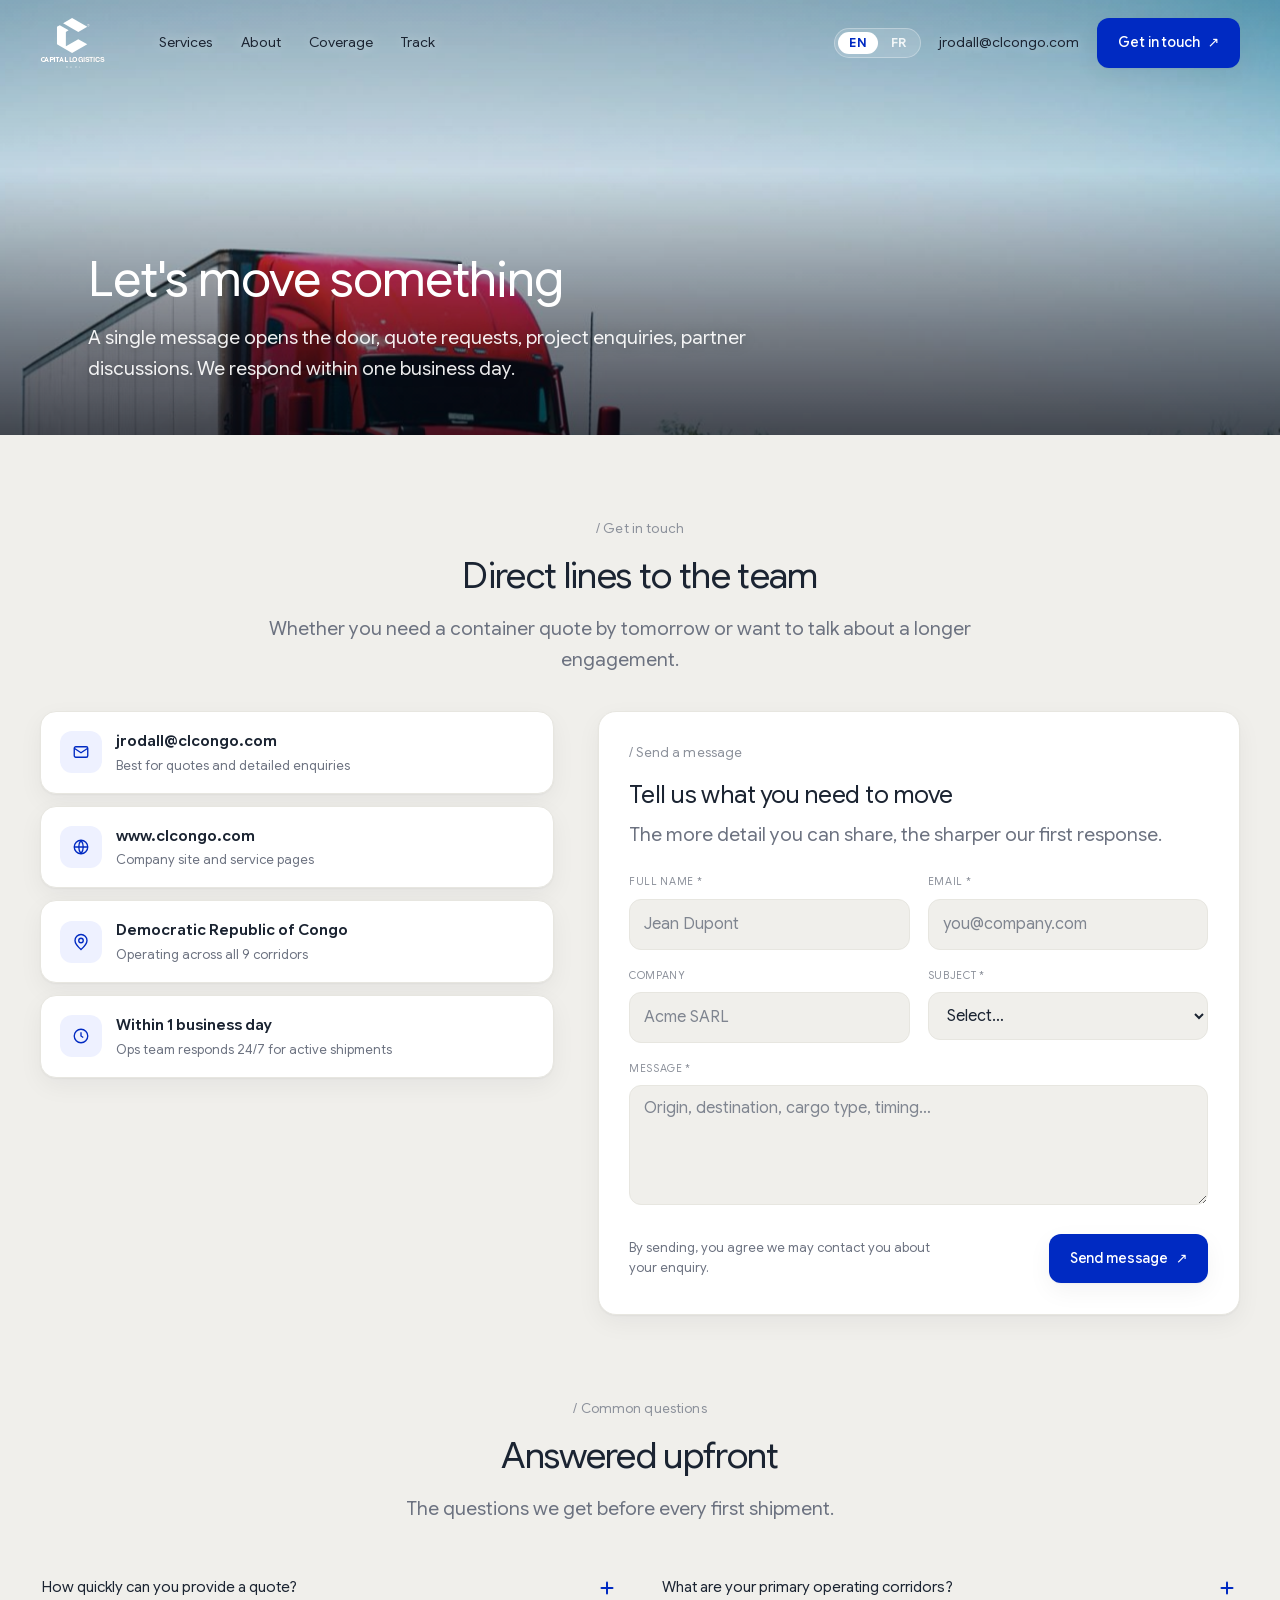
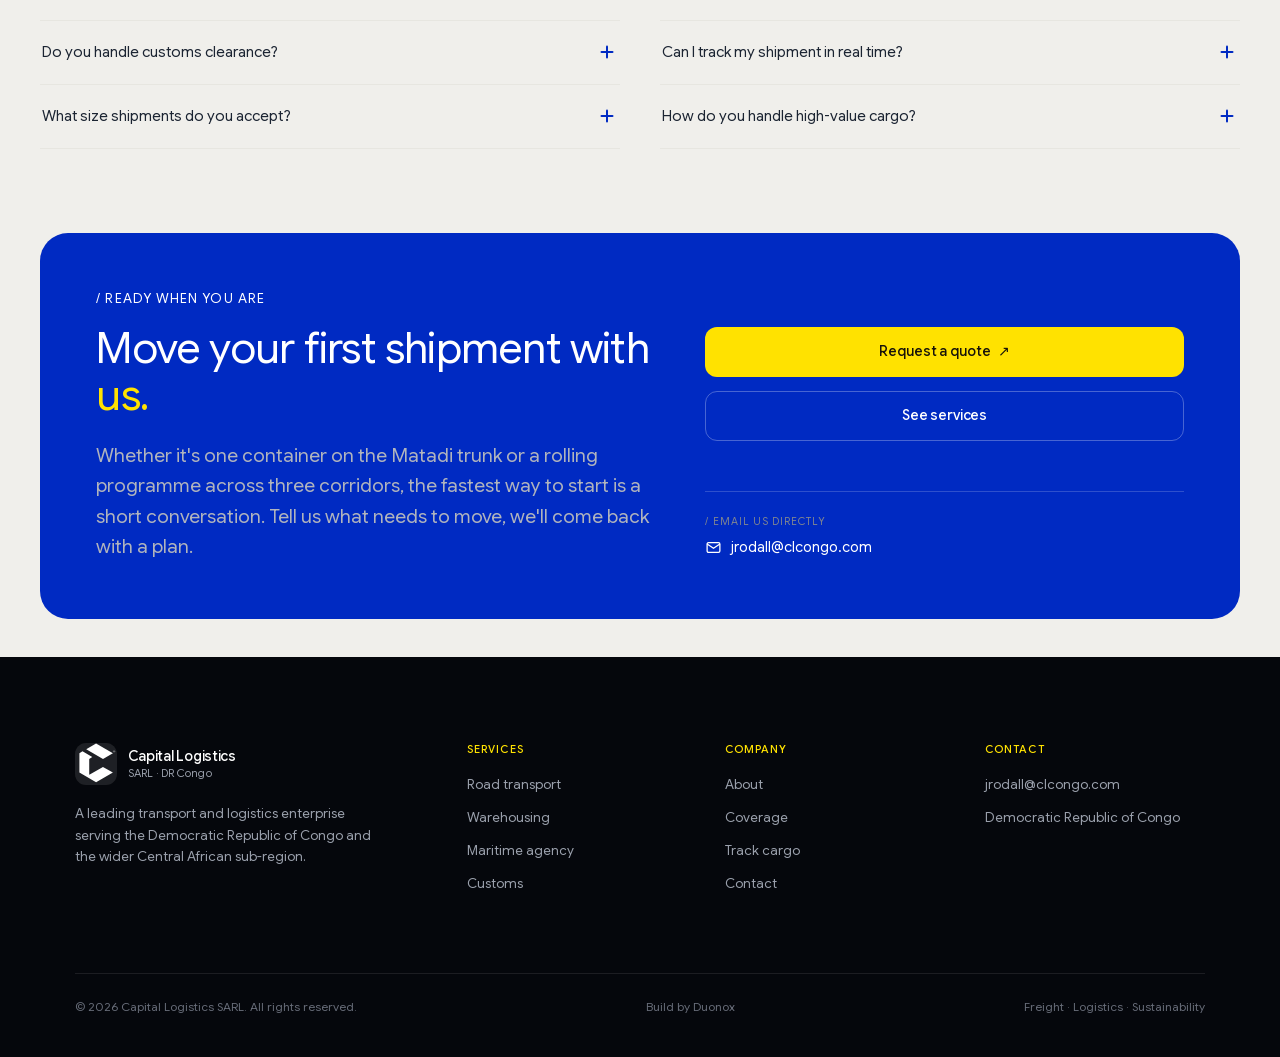
<file: contact.html>
<!DOCTYPE html>
<html lang="en">
<head>
<meta charset="UTF-8" />
<meta name="viewport" content="width=device-width, initial-scale=1" />
<meta name="cl-build" content="2026-08-21.9" />
<meta http-equiv="Content-Security-Policy" content="default-src 'self'; base-uri 'self'; object-src 'none'; img-src 'self' data:; font-src 'self'; style-src 'self' 'unsafe-inline'; script-src 'self'; connect-src 'self' https://*.supabase.co; form-action 'self'" />
<meta name="referrer" content="strict-origin-when-cross-origin" />
<title>Contact · Capital Logistics</title>
<meta name="description" content="Quote requests, project enquiries, partner discussions, a single message opens the door. We respond within one business day." />
<link rel="preload" href="assets/fonts/GoogleSansFlex.woff2" as="font" type="font/woff2" crossorigin />
<link rel="stylesheet" href="assets/css/styles.css?v=2026-08-21.9" />
</head>
<body>

<header class="site-header site-header--over" id="siteHeader">
  <nav class="nav" aria-label="Primary">
    <a href="index.html" class="brand" aria-label="Capital Logistics home">
      <svg class="brand__logo" viewBox="0 0 66 50" xmlns="http://www.w3.org/2000/svg" aria-hidden="true">  <g transform="matrix(1,0,0,1,-6114.131875,-3633)">    <g transform="matrix(1,0,0,0.986114,6095.64759,3613)">      <g transform="matrix(0.024456,0,0,0.024801,-186.209765,-9.543509)">        <g transform="matrix(0.850083,0,0,0.850083,1416.048937,-125.317067)">          <g transform="matrix(2.093674,0,0,2.093674,-9027.394361,-9855.245606)">            <g transform="matrix(0.833817,0.552041,-0.552041,0.833817,4585.059437,-3712.574177)">              <path d="M9106.704,5204.393L9001.166,5417.731L8598.744,5441.952L8704,5230L9106.704,5204.393Z" class="lg-mark"/>            </g>            <g transform="matrix(1,0,0,1,0,0.044308)">              <path d="M8956,6260.001L8609,6059L8609,5655L8673,5617.5L8876,5736L8813.108,5773.79L8813.108,6100.304L8815.974,6103.507L8815.108,6104.006L8956,6260.001ZM8956,6260.001L8815.108,6104.006L9098.387,5940.608L9305.344,6056.574L8956,6260.001Z" class="lg-mark"/>            </g>          </g>          <g transform="matrix(6.181697,0,0,6.181697,10454.958333,1856.605037)">            <path d="M1,8C1,11.84 4.16,15 8,15C11.84,15 15,11.84 15,8C15,4.16 11.84,1 8,1C4.16,1 1,4.16 1,8M16,8C16,12.389 12.389,16 8,16C3.611,16 0,12.389 0,8C-0,3.611 3.611,0 8,0C12.389,-0 16,3.611 16,8M5.5,4.002L8.61,4.002C10.32,4.002 11.351,4.975 11.351,6.462C11.351,7.6 10.684,8.402 9.856,8.702L11.5,12L9.98,12L8.52,8.924L6.836,8.924L6.836,12L5.5,12L5.5,4.002ZM6.835,5.092L6.835,7.869L8.384,7.869C9.379,7.869 9.957,7.406 9.957,6.509C9.957,5.596 9.361,5.092 8.42,5.092L6.835,5.092Z" class="lg-mark" style="fill-rule:nonzero"/>          </g>        </g>        <g transform="matrix(1.118549,0,0,1.118549,-1354.84269,-1123.877382)">          <text x="8688px" y="3692px" style="font-family:'GoogleSansFlex72pt-ExtraBold', 'Google Sans Flex 72pt', sans-serif;font-weight:800;font-size:252.684px;" class="lg-word">C<tspan x="8857.551px 9031.272px 9187.431px 9260.077px 9387.178px 9560.898px " y="3692px 3692px 3692px 3692px 3692px 3692px ">APITAL</tspan></text>          <g transform="matrix(252.68439,0,0,252.68439,11079.531408,3692)">          </g>          <text x="9740.051px" y="3692px" style="font-family:'BwGradualDEMO-ExtraBold', 'Bw Gradual DEMO';font-weight:800;font-size:252.684px;" class="lg-word"><tspan x="9740.051px 9872.711px 10065.509px 10255.022px 10330.07px 10494.314px 10645.167px 10720.214px 10903.916px " y="3692px 3692px 3692px 3692px 3692px 3692px 3692px 3692px 3692px ">LOGISTICS</tspan></text>        </g>        <g transform="matrix(0.5,0,0,0.5,4725.650804,1253.773732)">          <g transform="matrix(216.603382,0,0,216.603382,10609.895405,3956)">          </g>          <text x="9386.303px" y="3956px" style="font-family:'BwGradualDEMO-Regular', 'Bw Gradual DEMO';font-size:216.603px;" class="lg-sarl"><tspan x="9386.303px 9752.146px 10124.271px 10492.713px " y="3956px 3956px 3956px 3956px ">SARL</tspan></text>        </g>      </g>    </g>  </g></svg>
    </a>
    <div class="nav__links">
      <a href="services.html">Services</a>
      <a href="about.html">About</a>
      <a href="coverage.html">Coverage</a>
      <a href="track.html">Track</a>
    </div>
    <span class="nav__spacer"></span>
    <div class="nav__actions">
      <div class="lang-switch" data-no-i18n role="group" aria-label="Language / Langue"><button type="button" class="lang-switch__opt" data-lang="en">EN</button><button type="button" class="lang-switch__opt" data-lang="fr">FR</button></div>
      <a href="mailto:jrodall@clcongo.com" class="nav__email">jrodall@clcongo.com</a>
      <a href="contact.html" class="btn btn--primary" aria-current="page">Get in touch <span class="arrow">↗</span></a>
    </div>
    <button class="nav__toggle" id="navToggle" aria-label="Open menu" aria-expanded="false" aria-controls="mobilePanel"><span></span></button>
  </nav>
</header>

<div class="mobile-menu" id="mobilePanel" aria-label="Menu">
  <div class="mobile-menu__top">
    <a href="index.html" class="brand" aria-label="Capital Logistics home"><svg class="brand__logo" viewBox="0 0 66 50" xmlns="http://www.w3.org/2000/svg" aria-hidden="true">  <g transform="matrix(1,0,0,1,-6114.131875,-3633)">    <g transform="matrix(1,0,0,0.986114,6095.64759,3613)">      <g transform="matrix(0.024456,0,0,0.024801,-186.209765,-9.543509)">        <g transform="matrix(0.850083,0,0,0.850083,1416.048937,-125.317067)">          <g transform="matrix(2.093674,0,0,2.093674,-9027.394361,-9855.245606)">            <g transform="matrix(0.833817,0.552041,-0.552041,0.833817,4585.059437,-3712.574177)">              <path d="M9106.704,5204.393L9001.166,5417.731L8598.744,5441.952L8704,5230L9106.704,5204.393Z" class="lg-mark"/>            </g>            <g transform="matrix(1,0,0,1,0,0.044308)">              <path d="M8956,6260.001L8609,6059L8609,5655L8673,5617.5L8876,5736L8813.108,5773.79L8813.108,6100.304L8815.974,6103.507L8815.108,6104.006L8956,6260.001ZM8956,6260.001L8815.108,6104.006L9098.387,5940.608L9305.344,6056.574L8956,6260.001Z" class="lg-mark"/>            </g>          </g>          <g transform="matrix(6.181697,0,0,6.181697,10454.958333,1856.605037)">            <path d="M1,8C1,11.84 4.16,15 8,15C11.84,15 15,11.84 15,8C15,4.16 11.84,1 8,1C4.16,1 1,4.16 1,8M16,8C16,12.389 12.389,16 8,16C3.611,16 0,12.389 0,8C-0,3.611 3.611,0 8,0C12.389,-0 16,3.611 16,8M5.5,4.002L8.61,4.002C10.32,4.002 11.351,4.975 11.351,6.462C11.351,7.6 10.684,8.402 9.856,8.702L11.5,12L9.98,12L8.52,8.924L6.836,8.924L6.836,12L5.5,12L5.5,4.002ZM6.835,5.092L6.835,7.869L8.384,7.869C9.379,7.869 9.957,7.406 9.957,6.509C9.957,5.596 9.361,5.092 8.42,5.092L6.835,5.092Z" class="lg-mark" style="fill-rule:nonzero"/>          </g>        </g>        <g transform="matrix(1.118549,0,0,1.118549,-1354.84269,-1123.877382)">          <text x="8688px" y="3692px" style="font-family:'GoogleSansFlex72pt-ExtraBold', 'Google Sans Flex 72pt', sans-serif;font-weight:800;font-size:252.684px;" class="lg-word">C<tspan x="8857.551px 9031.272px 9187.431px 9260.077px 9387.178px 9560.898px " y="3692px 3692px 3692px 3692px 3692px 3692px ">APITAL</tspan></text>          <g transform="matrix(252.68439,0,0,252.68439,11079.531408,3692)">          </g>          <text x="9740.051px" y="3692px" style="font-family:'BwGradualDEMO-ExtraBold', 'Bw Gradual DEMO';font-weight:800;font-size:252.684px;" class="lg-word"><tspan x="9740.051px 9872.711px 10065.509px 10255.022px 10330.07px 10494.314px 10645.167px 10720.214px 10903.916px " y="3692px 3692px 3692px 3692px 3692px 3692px 3692px 3692px 3692px ">LOGISTICS</tspan></text>        </g>        <g transform="matrix(0.5,0,0,0.5,4725.650804,1253.773732)">          <g transform="matrix(216.603382,0,0,216.603382,10609.895405,3956)">          </g>          <text x="9386.303px" y="3956px" style="font-family:'BwGradualDEMO-Regular', 'Bw Gradual DEMO';font-size:216.603px;" class="lg-sarl"><tspan x="9386.303px 9752.146px 10124.271px 10492.713px " y="3956px 3956px 3956px 3956px ">SARL</tspan></text>        </g>      </g>    </g>  </g></svg></a>
    <button class="mobile-menu__close" id="navClose" aria-label="Close menu"><svg width="26" height="26" viewBox="0 0 24 24" fill="none" stroke="currentColor" stroke-width="1.6" stroke-linecap="round"><path d="M6 6 18 18M18 6 6 18"/></svg></button>
  </div>
  <nav class="mobile-menu__list">
    <a href="index.html"><span>Home</span><span class="m-arrow"><svg width="18" height="18" viewBox="0 0 24 24" fill="none" stroke="currentColor" stroke-width="2" stroke-linecap="round" stroke-linejoin="round"><path d="M5 12h14M13 6l6 6-6 6"/></svg></span></a>
    <a href="services.html"><span>Service</span><span class="m-arrow"><svg width="18" height="18" viewBox="0 0 24 24" fill="none" stroke="currentColor" stroke-width="2" stroke-linecap="round" stroke-linejoin="round"><path d="M5 12h14M13 6l6 6-6 6"/></svg></span></a>
    <a href="about.html"><span>About</span><span class="m-arrow"><svg width="18" height="18" viewBox="0 0 24 24" fill="none" stroke="currentColor" stroke-width="2" stroke-linecap="round" stroke-linejoin="round"><path d="M5 12h14M13 6l6 6-6 6"/></svg></span></a>
    <a href="coverage.html"><span>Coverage</span><span class="m-arrow"><svg width="18" height="18" viewBox="0 0 24 24" fill="none" stroke="currentColor" stroke-width="2" stroke-linecap="round" stroke-linejoin="round"><path d="M5 12h14M13 6l6 6-6 6"/></svg></span></a>
    <a href="track.html"><span>Tracker</span><span class="m-arrow"><svg width="18" height="18" viewBox="0 0 24 24" fill="none" stroke="currentColor" stroke-width="2" stroke-linecap="round" stroke-linejoin="round"><path d="M5 12h14M13 6l6 6-6 6"/></svg></span></a>
    <a href="contact.html"><span>Contact</span><span class="m-arrow"><svg width="18" height="18" viewBox="0 0 24 24" fill="none" stroke="currentColor" stroke-width="2" stroke-linecap="round" stroke-linejoin="round"><path d="M5 12h14M13 6l6 6-6 6"/></svg></span></a>
  </nav>
  <div class="mobile-menu__lang" data-no-i18n><div class="lang-switch" role="group" aria-label="Language / Langue"><button type="button" class="lang-switch__opt" data-lang="en">English</button><button type="button" class="lang-switch__opt" data-lang="fr">Français</button></div></div>
</div>

<main id="main">

  <!-- ============ PAGE HERO ============ -->
  <section class="page-hero">
    <div class="page-hero__media"><img src="assets/img/contact-1.jpg" alt="Capital Logistics truck on the highway" data-parallax  width="1440" height="900" decoding="async" fetchpriority="high" /></div>
    <div class="page-hero__inner">
      <h1 class="reveal">Let's move something</h1>
      <p class="lede reveal" data-delay="100">A single message opens the door, quote requests, project enquiries, partner discussions. We respond within one business day.</p>
    </div>
  </section>

  <!-- ============ GET IN TOUCH ============ -->
  <section class="section container">
    <div class="section-head reveal">
      <span class="eyebrow">/ Get in touch</span>
      <h2>Direct lines to the team</h2>
      <p class="lede">Whether you need a container quote by tomorrow or want to talk about a longer engagement.</p>
    </div>

    <div class="contact">
      <div class="contact__info reveal">
        <a class="cinfo__item" href="mailto:jrodall@clcongo.com"><span class="cinfo__ic"><svg width="18" height="18" viewBox="0 0 24 24" fill="none" stroke="currentColor" stroke-width="1.8"><rect x="3" y="5" width="18" height="14" rx="2"/><path d="m3 7 9 6 9-6"/></svg></span><div><div class="v">jrodall@clcongo.com</div><div class="s">Best for quotes and detailed enquiries</div></div></a>
        <a class="cinfo__item" href="https://www.clcongo.com" target="_blank" rel="noopener noreferrer"><span class="cinfo__ic"><svg width="18" height="18" viewBox="0 0 24 24" fill="none" stroke="currentColor" stroke-width="1.8"><circle cx="12" cy="12" r="9"/><path d="M3 12h18M12 3a15 15 0 0 1 0 18M12 3a15 15 0 0 0 0 18"/></svg></span><div><div class="v">www.clcongo.com</div><div class="s">Company site and service pages</div></div></a>
        <div class="cinfo__item"><span class="cinfo__ic"><svg width="18" height="18" viewBox="0 0 24 24" fill="none" stroke="currentColor" stroke-width="1.8"><path d="M20 10c0 5-8 12-8 12s-8-7-8-12a8 8 0 0 1 16 0Z"/><circle cx="12" cy="10" r="3"/></svg></span><div><div class="v">Democratic Republic of Congo</div><div class="s">Operating across all 9 corridors</div></div></div>
        <div class="cinfo__item"><span class="cinfo__ic"><svg width="18" height="18" viewBox="0 0 24 24" fill="none" stroke="currentColor" stroke-width="1.8"><circle cx="12" cy="12" r="9"/><path d="M12 7v5l3 2"/></svg></span><div><div class="v">Within 1 business day</div><div class="s">Ops team responds 24/7 for active shipments</div></div></div>
      </div>

      <form class="cform reveal" id="contactForm" data-delay="100">
        <span class="eyebrow">/ Send a message</span>
        <h3>Tell us what you need to move</h3>
        <p class="lede">The more detail you can share, the sharper our first response.</p>
        <div class="cform__grid">
          <div class="field"><label for="cf-name">Full name *</label><input id="cf-name" type="text" placeholder="Jean Dupont" required /></div>
          <div class="field"><label for="cf-email">Email *</label><input id="cf-email" type="email" placeholder="you@company.com" required /></div>
          <div class="field"><label for="cf-company">Company</label><input id="cf-company" type="text" placeholder="Acme SARL" /></div>
          <div class="field"><label for="cf-subject">Subject *</label><select id="cf-subject" required><option value="" disabled selected>Select…</option><option>Quote request</option><option>Project enquiry</option><option>Partnership</option><option>Other</option></select></div>
          <div class="field field--full"><label for="cf-message">Message *</label><textarea id="cf-message" placeholder="Origin, destination, cargo type, timing…" required></textarea></div>
        </div>
        <div class="cform__foot">
          <p class="note">By sending, you agree we may contact you about your enquiry.</p>
          <button type="submit" class="btn btn--primary">Send message <span class="arrow">↗</span></button>
        </div>
      </form>
    </div>
  </section>

  <!-- ============ FAQ ============ -->
  <section class="section container" style="padding-top:0">
    <div class="section-head reveal">
      <span class="eyebrow">/ Common questions</span>
      <h2>Answered upfront</h2>
      <p class="lede">The questions we get before every first shipment.</p>
    </div>
    <div class="faq-grid">
      <div class="faq-col">
        <div class="faq"><button class="faq__q" aria-expanded="false"><span>How quickly can you provide a quote?</span><span class="faq__icon"></span></button><div class="faq__a"><div class="faq__a-inner">Standard routes with common cargo profiles usually get a quote back within one business day. Complex programmes may take two to three days to build properly.</div></div></div>
        <div class="faq"><button class="faq__q" aria-expanded="false"><span>Do you handle customs clearance?</span><span class="faq__icon"></span></button><div class="faq__a"><div class="faq__a-inner">Yes. Import and export documentation, tariff classification, and cross-border coordination are handled in-house, on the same accountable timeline as the move.</div></div></div>
        <div class="faq"><button class="faq__q" aria-expanded="false"><span>What size shipments do you accept?</span><span class="faq__icon"></span></button><div class="faq__a"><div class="faq__a-inner">From a single 20′ or 40′ container to full rolling programmes across multiple corridors, including oversized and non-standard cargo.</div></div></div>
      </div>
      <div class="faq-col">
        <div class="faq"><button class="faq__q" aria-expanded="false"><span>What are your primary operating corridors?</span><span class="faq__icon"></span></button><div class="faq__a"><div class="faq__a-inner">The backbone runs from Matadi and Boma through Kinshasa, then inland via Bandundu and Kikwit toward Tshikapa, nine corridors with feeder routes to key nodes.</div></div></div>
        <div class="faq"><button class="faq__q" aria-expanded="false"><span>Can I track my shipment in real time?</span><span class="faq__icon"></span></button><div class="faq__a"><div class="faq__a-inner">Every vehicle carries GPS, and you receive status updates at each hub plus a live reference you can check any time. A named account manager handles exceptions directly.</div></div></div>
        <div class="faq"><button class="faq__q" aria-expanded="false"><span>How do you handle high-value cargo?</span><span class="faq__icon"></span></button><div class="faq__a"><div class="faq__a-inner">Layered security protocols apply: real-time GPS, escort options, 24/7 supervision, restricted handover procedures, and full insurance documentation.</div></div></div>
      </div>
    </div>
  </section>

  <!-- ============ CTA ============ -->
  <div class="container stack">
    <section class="cta panel panel--blue">
      <div class="cta__inner">
        <div class="reveal">
          <span class="eyebrow eyebrow--upper">/ READY WHEN YOU ARE</span>
          <h2>Move your first shipment with <span class="accent">us.</span></h2>
          <p class="lede">Whether it's one container on the Matadi trunk or a rolling programme across three corridors, the fastest way to start is a short conversation. Tell us what needs to move, we'll come back with a plan.</p>
        </div>
        <div class="reveal cta__right" data-delay="120">
          <a href="contact.html" class="btn btn--accent">Request a quote <span class="arrow">↗</span></a>
          <a href="services.html" class="btn btn--ghost-light">See services</a>
          <div class="cta__email">
            <span class="k">/ EMAIL US DIRECTLY</span>
            <a href="mailto:jrodall@clcongo.com"><svg width="17" height="17" viewBox="0 0 24 24" fill="none" stroke="currentColor" stroke-width="1.8"><rect x="3" y="5" width="18" height="14" rx="2"/><path d="m3 7 9 6 9-6"/></svg> jrodall@clcongo.com</a>
          </div>
        </div>
      </div>
    </section>
  </div>

</main>

<footer class="site-footer">
    <div class="footer__inner">
    <div class="footer__top">
      <div class="footer__brand">
        <div class="footer__badge">
          <svg class="brand__badge" viewBox="38 36 38 38" fill="none" aria-hidden="true"><path class="badge-bg" d="M76,46L76,64C76,69.519 71.519,74 66,74L48,74C42.481,74 38,69.519 38,64L38,46C38,40.481 42.481,36 48,36L66,36C71.519,36 76,40.481 76,46Z"/><g transform="matrix(0.02079,0,0,0.02079,-145.062279,3.940184)"><g transform="matrix(2.093674,0,0,2.093674,-9027.394361,-9855.245606)"><g transform="matrix(0.833817,0.552041,-0.552041,0.833817,4585.059437,-3712.574177)"><path class="badge-mark" d="M9106.704,5204.393L9001.166,5417.731L8598.744,5441.952L8704,5230L9106.704,5204.393Z"/></g><g transform="matrix(1,0,0,1,0,0.044308)"><path class="badge-mark" d="M8956,6260.001L8609,6059L8609,5655L8673,5617.5L8876,5736L8813.108,5773.79L8813.108,6100.304L8815.974,6103.507L8815.108,6104.006L8956,6260.001ZM8956,6260.001L8815.108,6104.006L9098.387,5940.608L9305.344,6056.574L8956,6260.001Z"/></g></g><g transform="matrix(6.181697,0,0,6.181697,10454.958333,1856.605037)"><path class="badge-mark" d="M1,8C1,11.84 4.16,15 8,15C11.84,15 15,11.84 15,8C15,4.16 11.84,1 8,1C4.16,1 1,4.16 1,8M16,8C16,12.389 12.389,16 8,16C3.611,16 0,12.389 0,8C-0,3.611 3.611,0 8,0C12.389,-0 16,3.611 16,8M5.5,4.002L8.61,4.002C10.32,4.002 11.351,4.975 11.351,6.462C11.351,7.6 10.684,8.402 9.856,8.702L11.5,12L9.98,12L8.52,8.924L6.836,8.924L6.836,12L5.5,12L5.5,4.002ZM6.835,5.092L6.835,7.869L8.384,7.869C9.379,7.869 9.957,7.406 9.957,6.509C9.957,5.596 9.361,5.092 8.42,5.092L6.835,5.092Z" style="fill-rule:nonzero"/></g></g></svg>
          <span class="brand__text"><span class="brand__name">Capital Logistics</span><span class="brand__sub">SARL · DR Congo</span></span>
        </div>
        <p>A leading transport and logistics enterprise serving the Democratic Republic of Congo and the wider Central African sub-region.</p>
      </div>
      <div class="footer__col"><h4>Services</h4><a href="services.html">Road transport</a><a href="services.html">Warehousing</a><a href="services.html">Maritime agency</a><a href="services.html">Customs</a></div>
      <div class="footer__col"><h4>Company</h4><a href="about.html">About</a><a href="coverage.html">Coverage</a><a href="track.html">Track cargo</a><a href="contact.html">Contact</a></div>
      <div class="footer__col"><h4>Contact</h4><a href="mailto:jrodall@clcongo.com">jrodall@clcongo.com</a><a href="contact.html">Democratic Republic of Congo</a></div>
    </div>
    <div class="footer__bottom">
      <span>© 2026 Capital Logistics SARL. All rights reserved.</span>
      <a class="footer__credit" href="https://wa.me/233265196607?text=Hi%20Duonox!%20I%20found%20you%20through%20the%20Capital%20Logistics%20website%20and%20I%20would%20like%20to%20talk%20about%20a%20project." target="_blank" rel="noopener noreferrer">Build by Duonox</a>
      <span>Freight · Logistics · Sustainability</span>
    </div>
  </div>
  </footer>

<script src="assets/js/contact.js?v=2026-08-21.9" defer></script>
<!-- Newsletter -->
<div class="nl-modal" id="newsletter" role="dialog" aria-modal="true" aria-labelledby="nlTitle" hidden>
  <div class="nl-modal__backdrop" data-nl-close></div>
  <div class="nl-card">
    <button class="nl-card__close" type="button" aria-label="Close" data-nl-close><svg width="18" height="18" viewBox="0 0 24 24" fill="none" stroke="currentColor" stroke-width="2" stroke-linecap="round"><path d="M6 6 18 18M18 6 6 18"/></svg></button>
    <div class="nl-card__icon"><svg width="30" height="30" viewBox="0 0 24 24" fill="none" stroke="#fff" stroke-width="1.7" stroke-linecap="round" stroke-linejoin="round"><rect x="2" y="4" width="20" height="16" rx="2.5"/><path d="m2.5 6.5 9.5 6 9.5-6"/></svg></div>
    <h2 class="nl-card__title" id="nlTitle">Stay on the network</h2>
    <p class="nl-card__text">Corridor updates, freight rates, and news from Capital Logistics, straight to your inbox.</p>
    <form class="nl-form" id="nlForm" novalidate>
      <input type="email" id="nlEmail" name="email" class="nl-input" placeholder="Enter your email" autocomplete="email" required />
      <p class="nl-msg" id="nlMsg" role="status" aria-live="polite"></p>
      <div class="nl-actions">
        <button type="submit" class="nl-btn nl-btn--primary">Subscribe <span class="arrow">&#8594;</span></button>
        <button type="button" class="nl-btn nl-btn--ghost" data-nl-close>Maybe later</button>
      </div>
    </form>
  </div>
</div>
<!-- Cookie consent -->
<div class="cookie" id="cookieBanner" role="dialog" aria-label="Cookie consent">
  <span class="cookie__ic"><svg width="24" height="24" viewBox="0 0 24 24" fill="none" stroke="currentColor" stroke-width="1.7" stroke-linecap="round" stroke-linejoin="round"><path d="M12 2a10 10 0 1 0 10 10 4 4 0 0 1-5-5 4 4 0 0 1-5-5"/><path d="M8.5 8.5v.01"/><path d="M16 15.5v.01"/><path d="M12 12v.01"/><path d="M11 17v.01"/><path d="M7 14v.01"/></svg></span>
  <h2 class="cookie__title">Your privacy is important to us</h2>
  <p class="cookie__text">We use cookies to improve your experience, measure our site, and support our campaigns. See our <a href="#">Privacy Policy</a>.</p>
  <div class="cookie__actions">
    <a href="#" class="cookie__more">More options</a>
    <button type="button" class="btn btn--primary" id="cookieAccept">Accept</button>
  </div>
</div>

<script src="assets/js/translations.js?v=2026-08-21.9" defer></script>
<script src="assets/js/i18n.js?v=2026-08-21.9" defer></script>
<script src="assets/js/supabase-config.js?v=2026-08-21.9" defer></script>
<script src="assets/js/newsletter.js?v=2026-08-21.9" defer></script>
<script src="assets/js/main.js?v=2026-08-21.9" defer></script>
</body>
</html>
</file>
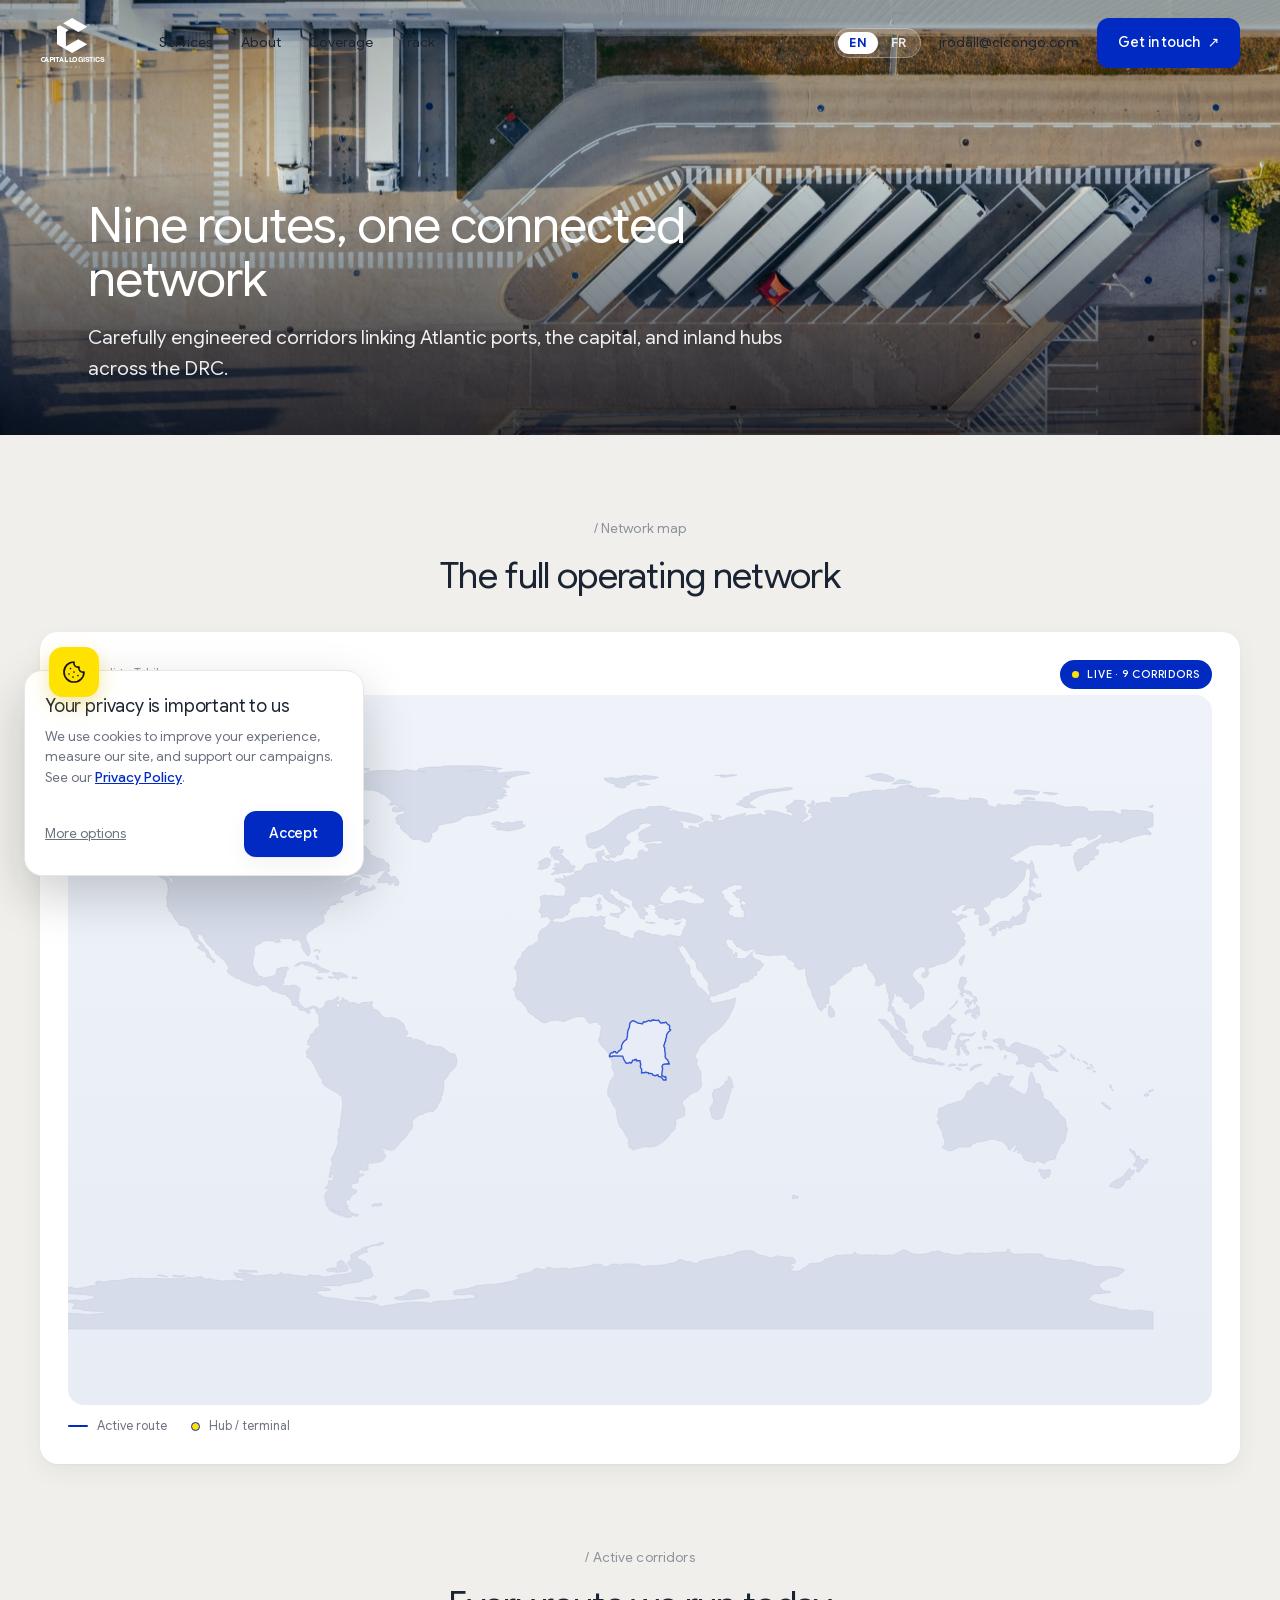
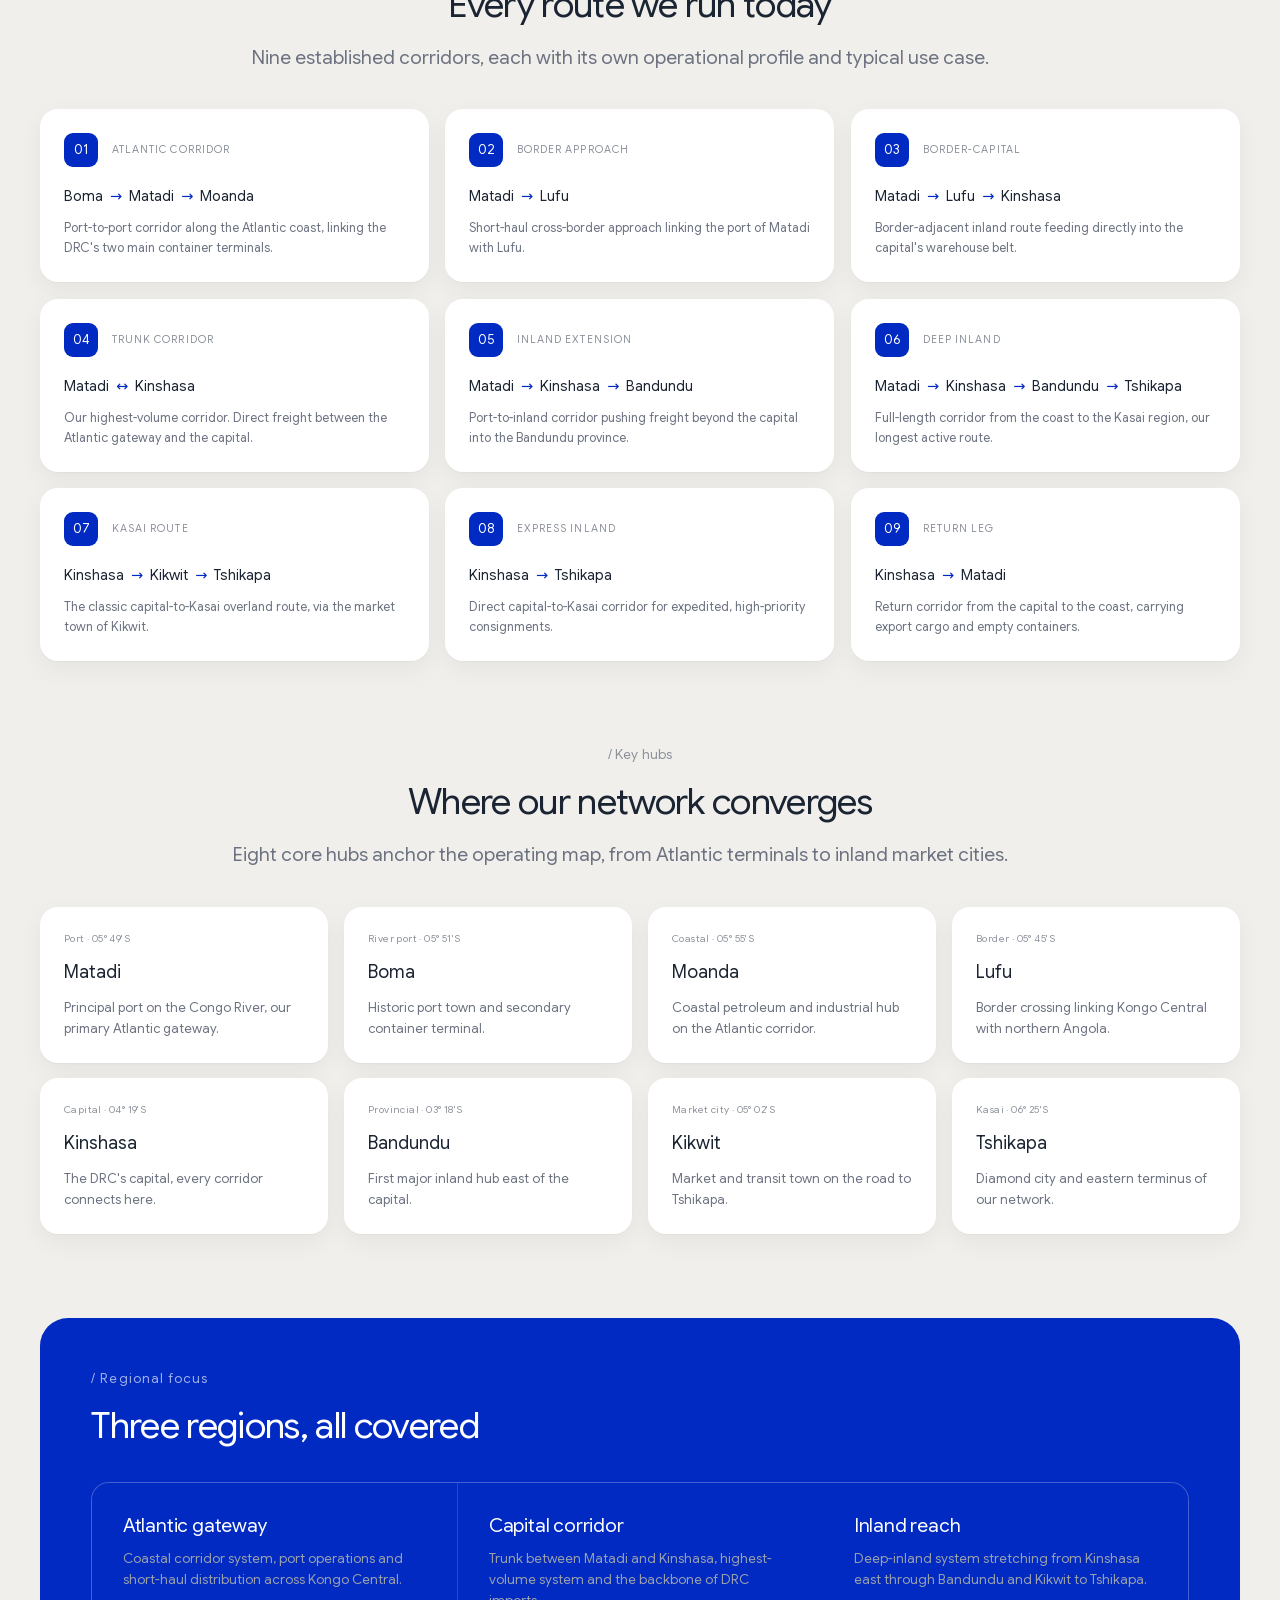
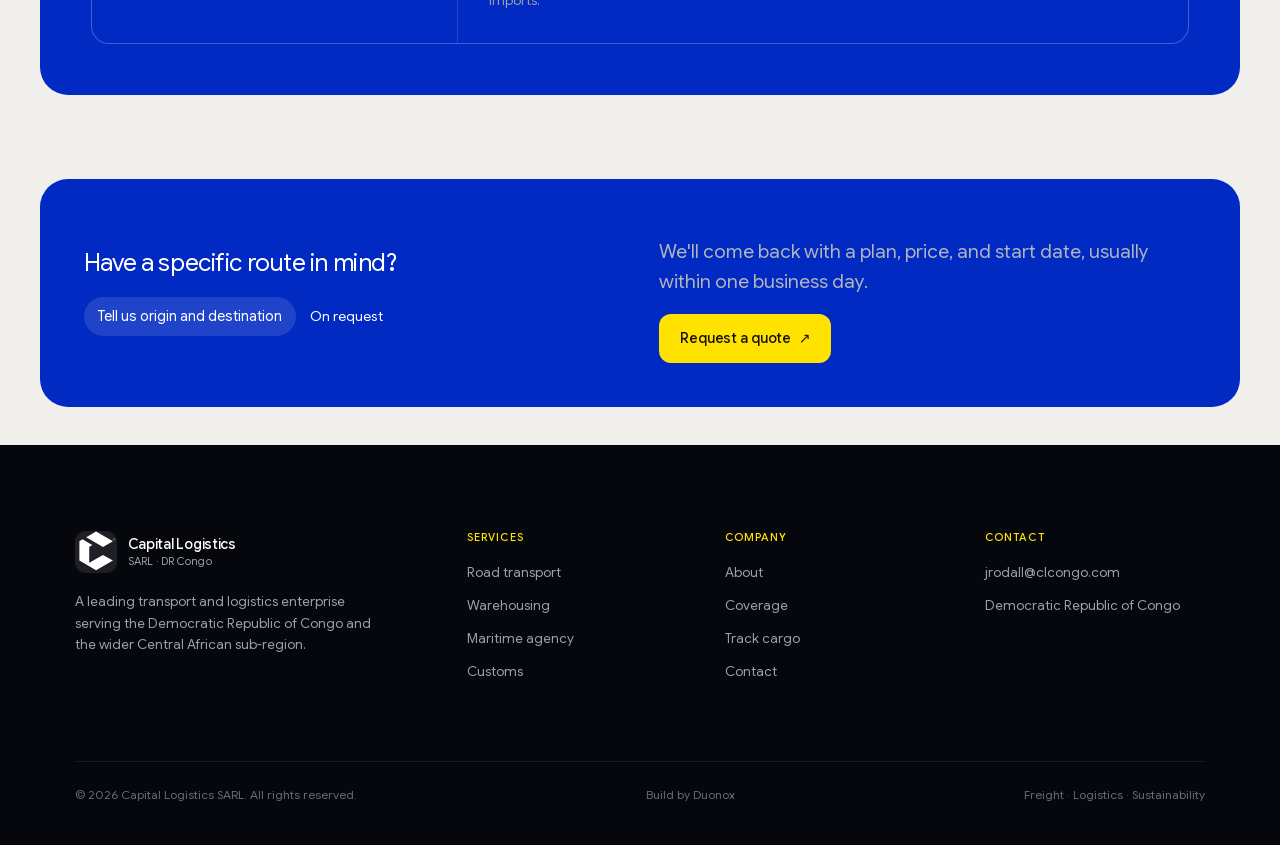
<file: coverage.html>
<!DOCTYPE html>
<html lang="en">
<head>
<meta charset="UTF-8" />
<meta name="viewport" content="width=device-width, initial-scale=1" />
<meta name="cl-build" content="2026-08-21.9" />
<meta http-equiv="Content-Security-Policy" content="default-src 'self'; base-uri 'self'; object-src 'none'; img-src 'self' data:; font-src 'self'; style-src 'self' 'unsafe-inline'; script-src 'self'; connect-src 'self' https://*.supabase.co; form-action 'self'" />
<meta name="referrer" content="strict-origin-when-cross-origin" />
<title>Coverage · Capital Logistics</title>
<meta name="description" content="Nine established corridors linking Atlantic ports, the capital, and inland hubs across the DRC." />
<link rel="preload" href="assets/fonts/GoogleSansFlex.woff2" as="font" type="font/woff2" crossorigin />
<link rel="stylesheet" href="assets/css/styles.css?v=2026-08-21.9" />
</head>
<body>

<header class="site-header site-header--over" id="siteHeader">
  <nav class="nav" aria-label="Primary">
    <a href="index.html" class="brand" aria-label="Capital Logistics home">
      <svg class="brand__logo" viewBox="0 0 66 50" xmlns="http://www.w3.org/2000/svg" aria-hidden="true">  <g transform="matrix(1,0,0,1,-6114.131875,-3633)">    <g transform="matrix(1,0,0,0.986114,6095.64759,3613)">      <g transform="matrix(0.024456,0,0,0.024801,-186.209765,-9.543509)">        <g transform="matrix(0.850083,0,0,0.850083,1416.048937,-125.317067)">          <g transform="matrix(2.093674,0,0,2.093674,-9027.394361,-9855.245606)">            <g transform="matrix(0.833817,0.552041,-0.552041,0.833817,4585.059437,-3712.574177)">              <path d="M9106.704,5204.393L9001.166,5417.731L8598.744,5441.952L8704,5230L9106.704,5204.393Z" class="lg-mark"/>            </g>            <g transform="matrix(1,0,0,1,0,0.044308)">              <path d="M8956,6260.001L8609,6059L8609,5655L8673,5617.5L8876,5736L8813.108,5773.79L8813.108,6100.304L8815.974,6103.507L8815.108,6104.006L8956,6260.001ZM8956,6260.001L8815.108,6104.006L9098.387,5940.608L9305.344,6056.574L8956,6260.001Z" class="lg-mark"/>            </g>          </g>          <g transform="matrix(6.181697,0,0,6.181697,10454.958333,1856.605037)">            <path d="M1,8C1,11.84 4.16,15 8,15C11.84,15 15,11.84 15,8C15,4.16 11.84,1 8,1C4.16,1 1,4.16 1,8M16,8C16,12.389 12.389,16 8,16C3.611,16 0,12.389 0,8C-0,3.611 3.611,0 8,0C12.389,-0 16,3.611 16,8M5.5,4.002L8.61,4.002C10.32,4.002 11.351,4.975 11.351,6.462C11.351,7.6 10.684,8.402 9.856,8.702L11.5,12L9.98,12L8.52,8.924L6.836,8.924L6.836,12L5.5,12L5.5,4.002ZM6.835,5.092L6.835,7.869L8.384,7.869C9.379,7.869 9.957,7.406 9.957,6.509C9.957,5.596 9.361,5.092 8.42,5.092L6.835,5.092Z" class="lg-mark" style="fill-rule:nonzero"/>          </g>        </g>        <g transform="matrix(1.118549,0,0,1.118549,-1354.84269,-1123.877382)">          <text x="8688px" y="3692px" style="font-family:'GoogleSansFlex72pt-ExtraBold', 'Google Sans Flex 72pt', sans-serif;font-weight:800;font-size:252.684px;" class="lg-word">C<tspan x="8857.551px 9031.272px 9187.431px 9260.077px 9387.178px 9560.898px " y="3692px 3692px 3692px 3692px 3692px 3692px ">APITAL</tspan></text>          <g transform="matrix(252.68439,0,0,252.68439,11079.531408,3692)">          </g>          <text x="9740.051px" y="3692px" style="font-family:'BwGradualDEMO-ExtraBold', 'Bw Gradual DEMO';font-weight:800;font-size:252.684px;" class="lg-word"><tspan x="9740.051px 9872.711px 10065.509px 10255.022px 10330.07px 10494.314px 10645.167px 10720.214px 10903.916px " y="3692px 3692px 3692px 3692px 3692px 3692px 3692px 3692px 3692px ">LOGISTICS</tspan></text>        </g>        <g transform="matrix(0.5,0,0,0.5,4725.650804,1253.773732)">          <g transform="matrix(216.603382,0,0,216.603382,10609.895405,3956)">          </g>          <text x="9386.303px" y="3956px" style="font-family:'BwGradualDEMO-Regular', 'Bw Gradual DEMO';font-size:216.603px;" class="lg-sarl"><tspan x="9386.303px 9752.146px 10124.271px 10492.713px " y="3956px 3956px 3956px 3956px ">SARL</tspan></text>        </g>      </g>    </g>  </g></svg>
    </a>
    <div class="nav__links">
      <a href="services.html">Services</a>
      <a href="about.html">About</a>
      <a href="coverage.html" aria-current="page">Coverage</a>
      <a href="track.html">Track</a>
    </div>
    <span class="nav__spacer"></span>
    <div class="nav__actions">
      <div class="lang-switch" data-no-i18n role="group" aria-label="Language / Langue"><button type="button" class="lang-switch__opt" data-lang="en">EN</button><button type="button" class="lang-switch__opt" data-lang="fr">FR</button></div>
      <a href="mailto:jrodall@clcongo.com" class="nav__email">jrodall@clcongo.com</a>
      <a href="contact.html" class="btn btn--primary">Get in touch <span class="arrow">↗</span></a>
    </div>
    <button class="nav__toggle" id="navToggle" aria-label="Open menu" aria-expanded="false" aria-controls="mobilePanel"><span></span></button>
  </nav>
</header>

<div class="mobile-menu" id="mobilePanel" aria-label="Menu">
  <div class="mobile-menu__top">
    <a href="index.html" class="brand" aria-label="Capital Logistics home"><svg class="brand__logo" viewBox="0 0 66 50" xmlns="http://www.w3.org/2000/svg" aria-hidden="true">  <g transform="matrix(1,0,0,1,-6114.131875,-3633)">    <g transform="matrix(1,0,0,0.986114,6095.64759,3613)">      <g transform="matrix(0.024456,0,0,0.024801,-186.209765,-9.543509)">        <g transform="matrix(0.850083,0,0,0.850083,1416.048937,-125.317067)">          <g transform="matrix(2.093674,0,0,2.093674,-9027.394361,-9855.245606)">            <g transform="matrix(0.833817,0.552041,-0.552041,0.833817,4585.059437,-3712.574177)">              <path d="M9106.704,5204.393L9001.166,5417.731L8598.744,5441.952L8704,5230L9106.704,5204.393Z" class="lg-mark"/>            </g>            <g transform="matrix(1,0,0,1,0,0.044308)">              <path d="M8956,6260.001L8609,6059L8609,5655L8673,5617.5L8876,5736L8813.108,5773.79L8813.108,6100.304L8815.974,6103.507L8815.108,6104.006L8956,6260.001ZM8956,6260.001L8815.108,6104.006L9098.387,5940.608L9305.344,6056.574L8956,6260.001Z" class="lg-mark"/>            </g>          </g>          <g transform="matrix(6.181697,0,0,6.181697,10454.958333,1856.605037)">            <path d="M1,8C1,11.84 4.16,15 8,15C11.84,15 15,11.84 15,8C15,4.16 11.84,1 8,1C4.16,1 1,4.16 1,8M16,8C16,12.389 12.389,16 8,16C3.611,16 0,12.389 0,8C-0,3.611 3.611,0 8,0C12.389,-0 16,3.611 16,8M5.5,4.002L8.61,4.002C10.32,4.002 11.351,4.975 11.351,6.462C11.351,7.6 10.684,8.402 9.856,8.702L11.5,12L9.98,12L8.52,8.924L6.836,8.924L6.836,12L5.5,12L5.5,4.002ZM6.835,5.092L6.835,7.869L8.384,7.869C9.379,7.869 9.957,7.406 9.957,6.509C9.957,5.596 9.361,5.092 8.42,5.092L6.835,5.092Z" class="lg-mark" style="fill-rule:nonzero"/>          </g>        </g>        <g transform="matrix(1.118549,0,0,1.118549,-1354.84269,-1123.877382)">          <text x="8688px" y="3692px" style="font-family:'GoogleSansFlex72pt-ExtraBold', 'Google Sans Flex 72pt', sans-serif;font-weight:800;font-size:252.684px;" class="lg-word">C<tspan x="8857.551px 9031.272px 9187.431px 9260.077px 9387.178px 9560.898px " y="3692px 3692px 3692px 3692px 3692px 3692px ">APITAL</tspan></text>          <g transform="matrix(252.68439,0,0,252.68439,11079.531408,3692)">          </g>          <text x="9740.051px" y="3692px" style="font-family:'BwGradualDEMO-ExtraBold', 'Bw Gradual DEMO';font-weight:800;font-size:252.684px;" class="lg-word"><tspan x="9740.051px 9872.711px 10065.509px 10255.022px 10330.07px 10494.314px 10645.167px 10720.214px 10903.916px " y="3692px 3692px 3692px 3692px 3692px 3692px 3692px 3692px 3692px ">LOGISTICS</tspan></text>        </g>        <g transform="matrix(0.5,0,0,0.5,4725.650804,1253.773732)">          <g transform="matrix(216.603382,0,0,216.603382,10609.895405,3956)">          </g>          <text x="9386.303px" y="3956px" style="font-family:'BwGradualDEMO-Regular', 'Bw Gradual DEMO';font-size:216.603px;" class="lg-sarl"><tspan x="9386.303px 9752.146px 10124.271px 10492.713px " y="3956px 3956px 3956px 3956px ">SARL</tspan></text>        </g>      </g>    </g>  </g></svg></a>
    <button class="mobile-menu__close" id="navClose" aria-label="Close menu"><svg width="26" height="26" viewBox="0 0 24 24" fill="none" stroke="currentColor" stroke-width="1.6" stroke-linecap="round"><path d="M6 6 18 18M18 6 6 18"/></svg></button>
  </div>
  <nav class="mobile-menu__list">
    <a href="index.html"><span>Home</span><span class="m-arrow"><svg width="18" height="18" viewBox="0 0 24 24" fill="none" stroke="currentColor" stroke-width="2" stroke-linecap="round" stroke-linejoin="round"><path d="M5 12h14M13 6l6 6-6 6"/></svg></span></a>
    <a href="services.html"><span>Service</span><span class="m-arrow"><svg width="18" height="18" viewBox="0 0 24 24" fill="none" stroke="currentColor" stroke-width="2" stroke-linecap="round" stroke-linejoin="round"><path d="M5 12h14M13 6l6 6-6 6"/></svg></span></a>
    <a href="about.html"><span>About</span><span class="m-arrow"><svg width="18" height="18" viewBox="0 0 24 24" fill="none" stroke="currentColor" stroke-width="2" stroke-linecap="round" stroke-linejoin="round"><path d="M5 12h14M13 6l6 6-6 6"/></svg></span></a>
    <a href="coverage.html"><span>Coverage</span><span class="m-arrow"><svg width="18" height="18" viewBox="0 0 24 24" fill="none" stroke="currentColor" stroke-width="2" stroke-linecap="round" stroke-linejoin="round"><path d="M5 12h14M13 6l6 6-6 6"/></svg></span></a>
    <a href="track.html"><span>Tracker</span><span class="m-arrow"><svg width="18" height="18" viewBox="0 0 24 24" fill="none" stroke="currentColor" stroke-width="2" stroke-linecap="round" stroke-linejoin="round"><path d="M5 12h14M13 6l6 6-6 6"/></svg></span></a>
    <a href="contact.html"><span>Contact</span><span class="m-arrow"><svg width="18" height="18" viewBox="0 0 24 24" fill="none" stroke="currentColor" stroke-width="2" stroke-linecap="round" stroke-linejoin="round"><path d="M5 12h14M13 6l6 6-6 6"/></svg></span></a>
  </nav>
  <div class="mobile-menu__lang" data-no-i18n><div class="lang-switch" role="group" aria-label="Language / Langue"><button type="button" class="lang-switch__opt" data-lang="en">English</button><button type="button" class="lang-switch__opt" data-lang="fr">Français</button></div></div>
</div>

<main id="main">

  <!-- ============ PAGE HERO ============ -->
  <section class="page-hero">
    <div class="page-hero__media"><img src="assets/img/coverage-1.jpg" alt="Aerial view of a DRC logistics corridor" data-parallax  width="2000" height="1332" decoding="async" fetchpriority="high" /></div>
    <div class="page-hero__inner">
      <h1 class="reveal">Nine routes, one connected network</h1>
      <p class="lede reveal" data-delay="100">Carefully engineered corridors linking Atlantic ports, the capital, and inland hubs across the DRC.</p>
    </div>
  </section>

  <!-- ============ NETWORK MAP ============ -->
  <section class="section container">
    <div class="section-head reveal"><span class="eyebrow">/ Network map</span><h2>The full operating network</h2></div>
    <div class="netmap reveal">
      <div class="netmap__top">
        <span class="map-panel__label">/ Matadi to Tshikapa</span>
        <span class="chip-live"><span class="dot"></span> LIVE · 9 CORRIDORS</span>
      </div>
      <img class="drc-map" src="assets/img/drc-map.svg" alt="DRC operating network map, Matadi to Tshikapa corridors" loading="lazy"  decoding="async" />
      <div class="netmap__legend">
        <span><span class="k1"></span> Active route</span>
        <span><span class="k2"></span> Hub / terminal</span>
      </div>
    </div>
  </section>

  <!-- ============ ACTIVE CORRIDORS ============ -->
  <section class="section container" style="padding-top:0">
    <div class="section-head reveal">
      <span class="eyebrow">/ Active corridors</span>
      <h2>Every route we run today</h2>
      <p class="lede">Nine established corridors, each with its own operational profile and typical use case.</p>
    </div>
    <div class="corridors" data-stagger>
      <div class="corridor"><div class="corridor__top"><span class="corridor__n">01</span><span class="corridor__label">Atlantic corridor</span></div><div class="corridor__route">Boma <span class="sep">→</span> Matadi <span class="sep">→</span> Moanda</div><p class="corridor__desc">Port-to-port corridor along the Atlantic coast, linking the DRC's two main container terminals.</p></div>
      <div class="corridor"><div class="corridor__top"><span class="corridor__n">02</span><span class="corridor__label">Border approach</span></div><div class="corridor__route">Matadi <span class="sep">→</span> Lufu</div><p class="corridor__desc">Short-haul cross-border approach linking the port of Matadi with Lufu.</p></div>
      <div class="corridor"><div class="corridor__top"><span class="corridor__n">03</span><span class="corridor__label">Border-capital</span></div><div class="corridor__route">Matadi <span class="sep">→</span> Lufu <span class="sep">→</span> Kinshasa</div><p class="corridor__desc">Border-adjacent inland route feeding directly into the capital's warehouse belt.</p></div>
      <div class="corridor"><div class="corridor__top"><span class="corridor__n">04</span><span class="corridor__label">Trunk corridor</span></div><div class="corridor__route">Matadi <span class="sep">↔</span> Kinshasa</div><p class="corridor__desc">Our highest-volume corridor. Direct freight between the Atlantic gateway and the capital.</p></div>
      <div class="corridor"><div class="corridor__top"><span class="corridor__n">05</span><span class="corridor__label">Inland extension</span></div><div class="corridor__route">Matadi <span class="sep">→</span> Kinshasa <span class="sep">→</span> Bandundu</div><p class="corridor__desc">Port-to-inland corridor pushing freight beyond the capital into the Bandundu province.</p></div>
      <div class="corridor"><div class="corridor__top"><span class="corridor__n">06</span><span class="corridor__label">Deep inland</span></div><div class="corridor__route">Matadi <span class="sep">→</span> Kinshasa <span class="sep">→</span> Bandundu <span class="sep">→</span> Tshikapa</div><p class="corridor__desc">Full-length corridor from the coast to the Kasai region, our longest active route.</p></div>
      <div class="corridor"><div class="corridor__top"><span class="corridor__n">07</span><span class="corridor__label">Kasai route</span></div><div class="corridor__route">Kinshasa <span class="sep">→</span> Kikwit <span class="sep">→</span> Tshikapa</div><p class="corridor__desc">The classic capital-to-Kasai overland route, via the market town of Kikwit.</p></div>
      <div class="corridor"><div class="corridor__top"><span class="corridor__n">08</span><span class="corridor__label">Express inland</span></div><div class="corridor__route">Kinshasa <span class="sep">→</span> Tshikapa</div><p class="corridor__desc">Direct capital-to-Kasai corridor for expedited, high-priority consignments.</p></div>
      <div class="corridor"><div class="corridor__top"><span class="corridor__n">09</span><span class="corridor__label">Return leg</span></div><div class="corridor__route">Kinshasa <span class="sep">→</span> Matadi</div><p class="corridor__desc">Return corridor from the capital to the coast, carrying export cargo and empty containers.</p></div>
    </div>
  </section>

  <!-- ============ KEY HUBS ============ -->
  <section class="section container" style="padding-top:0">
    <div class="section-head reveal">
      <span class="eyebrow">/ Key hubs</span>
      <h2>Where our network converges</h2>
      <p class="lede">Eight core hubs anchor the operating map, from Atlantic terminals to inland market cities.</p>
    </div>
    <div class="hubs" data-stagger>
      <div class="hub"><div class="hub__coord">Port · 05° 49' S</div><div class="hub__name">Matadi</div><p class="hub__desc">Principal port on the Congo River, our primary Atlantic gateway.</p></div>
      <div class="hub"><div class="hub__coord">River port · 05° 51' S</div><div class="hub__name">Boma</div><p class="hub__desc">Historic port town and secondary container terminal.</p></div>
      <div class="hub"><div class="hub__coord">Coastal · 05° 55' S</div><div class="hub__name">Moanda</div><p class="hub__desc">Coastal petroleum and industrial hub on the Atlantic corridor.</p></div>
      <div class="hub"><div class="hub__coord">Border · 05° 45' S</div><div class="hub__name">Lufu</div><p class="hub__desc">Border crossing linking Kongo Central with northern Angola.</p></div>
      <div class="hub"><div class="hub__coord">Capital · 04° 19' S</div><div class="hub__name">Kinshasa</div><p class="hub__desc">The DRC's capital, every corridor connects here.</p></div>
      <div class="hub"><div class="hub__coord">Provincial · 03° 18' S</div><div class="hub__name">Bandundu</div><p class="hub__desc">First major inland hub east of the capital.</p></div>
      <div class="hub"><div class="hub__coord">Market city · 05° 02' S</div><div class="hub__name">Kikwit</div><p class="hub__desc">Market and transit town on the road to Tshikapa.</p></div>
      <div class="hub"><div class="hub__coord">Kasai · 06° 25' S</div><div class="hub__name">Tshikapa</div><p class="hub__desc">Diamond city and eastern terminus of our network.</p></div>
    </div>
  </section>

  <!-- ============ REGIONAL FOCUS ============ -->
  <div class="container stack">
    <section class="panel panel--blue reveal" style="padding:clamp(36px,4vw,56px)">
      <div class="section-head"><span class="eyebrow eyebrow--upper eyebrow--light">/ Regional focus</span><h2 style="color:#fff">Three regions, all covered</h2></div>
      <div class="regions" data-stagger>
        <div class="region"><h3>Atlantic gateway</h3><p>Coastal corridor system, port operations and short-haul distribution across Kongo Central.</p></div>
        <div class="region"><h3>Capital corridor</h3><p>Trunk between Matadi and Kinshasa, highest-volume system and the backbone of DRC imports.</p></div>
        <div class="region"><h3>Inland reach</h3><p>Deep-inland system stretching from Kinshasa east through Bandundu and Kikwit to Tshikapa.</p></div>
      </div>
    </section>
  </div>

  <!-- ============ CTA ============ -->
  <div class="container stack">
    <section class="cta-split panel panel--blue reveal">
      <div>
        <h2>Have a specific route in mind?</h2>
        <div class="cta-split__row" style="margin-top:20px">
          <span class="pill">Tell us origin and destination</span>
          <span style="color:#fff">On request</span>
        </div>
      </div>
      <div class="cta-split__right">
        <p class="lede">We'll come back with a plan, price, and start date, usually within one business day.</p>
        <a href="contact.html" class="btn btn--accent">Request a quote <span class="arrow">↗</span></a>
      </div>
    </section>
  </div>

</main>

<footer class="site-footer">
    <div class="footer__inner">
    <div class="footer__top">
      <div class="footer__brand">
        <div class="footer__badge">
          <svg class="brand__badge" viewBox="38 36 38 38" fill="none" aria-hidden="true"><path class="badge-bg" d="M76,46L76,64C76,69.519 71.519,74 66,74L48,74C42.481,74 38,69.519 38,64L38,46C38,40.481 42.481,36 48,36L66,36C71.519,36 76,40.481 76,46Z"/><g transform="matrix(0.02079,0,0,0.02079,-145.062279,3.940184)"><g transform="matrix(2.093674,0,0,2.093674,-9027.394361,-9855.245606)"><g transform="matrix(0.833817,0.552041,-0.552041,0.833817,4585.059437,-3712.574177)"><path class="badge-mark" d="M9106.704,5204.393L9001.166,5417.731L8598.744,5441.952L8704,5230L9106.704,5204.393Z"/></g><g transform="matrix(1,0,0,1,0,0.044308)"><path class="badge-mark" d="M8956,6260.001L8609,6059L8609,5655L8673,5617.5L8876,5736L8813.108,5773.79L8813.108,6100.304L8815.974,6103.507L8815.108,6104.006L8956,6260.001ZM8956,6260.001L8815.108,6104.006L9098.387,5940.608L9305.344,6056.574L8956,6260.001Z"/></g></g><g transform="matrix(6.181697,0,0,6.181697,10454.958333,1856.605037)"><path class="badge-mark" d="M1,8C1,11.84 4.16,15 8,15C11.84,15 15,11.84 15,8C15,4.16 11.84,1 8,1C4.16,1 1,4.16 1,8M16,8C16,12.389 12.389,16 8,16C3.611,16 0,12.389 0,8C-0,3.611 3.611,0 8,0C12.389,-0 16,3.611 16,8M5.5,4.002L8.61,4.002C10.32,4.002 11.351,4.975 11.351,6.462C11.351,7.6 10.684,8.402 9.856,8.702L11.5,12L9.98,12L8.52,8.924L6.836,8.924L6.836,12L5.5,12L5.5,4.002ZM6.835,5.092L6.835,7.869L8.384,7.869C9.379,7.869 9.957,7.406 9.957,6.509C9.957,5.596 9.361,5.092 8.42,5.092L6.835,5.092Z" style="fill-rule:nonzero"/></g></g></svg>
          <span class="brand__text"><span class="brand__name">Capital Logistics</span><span class="brand__sub">SARL · DR Congo</span></span>
        </div>
        <p>A leading transport and logistics enterprise serving the Democratic Republic of Congo and the wider Central African sub-region.</p>
      </div>
      <div class="footer__col"><h4>Services</h4><a href="services.html">Road transport</a><a href="services.html">Warehousing</a><a href="services.html">Maritime agency</a><a href="services.html">Customs</a></div>
      <div class="footer__col"><h4>Company</h4><a href="about.html">About</a><a href="coverage.html">Coverage</a><a href="track.html">Track cargo</a><a href="contact.html">Contact</a></div>
      <div class="footer__col"><h4>Contact</h4><a href="mailto:jrodall@clcongo.com">jrodall@clcongo.com</a><a href="contact.html">Democratic Republic of Congo</a></div>
    </div>
    <div class="footer__bottom">
      <span>© 2026 Capital Logistics SARL. All rights reserved.</span>
      <a class="footer__credit" href="https://wa.me/233265196607?text=Hi%20Duonox!%20I%20found%20you%20through%20the%20Capital%20Logistics%20website%20and%20I%20would%20like%20to%20talk%20about%20a%20project." target="_blank" rel="noopener noreferrer">Build by Duonox</a>
      <span>Freight · Logistics · Sustainability</span>
    </div>
  </div>
  </footer>

<!-- Newsletter -->
<div class="nl-modal" id="newsletter" role="dialog" aria-modal="true" aria-labelledby="nlTitle" hidden>
  <div class="nl-modal__backdrop" data-nl-close></div>
  <div class="nl-card">
    <button class="nl-card__close" type="button" aria-label="Close" data-nl-close><svg width="18" height="18" viewBox="0 0 24 24" fill="none" stroke="currentColor" stroke-width="2" stroke-linecap="round"><path d="M6 6 18 18M18 6 6 18"/></svg></button>
    <div class="nl-card__icon"><svg width="30" height="30" viewBox="0 0 24 24" fill="none" stroke="#fff" stroke-width="1.7" stroke-linecap="round" stroke-linejoin="round"><rect x="2" y="4" width="20" height="16" rx="2.5"/><path d="m2.5 6.5 9.5 6 9.5-6"/></svg></div>
    <h2 class="nl-card__title" id="nlTitle">Stay on the network</h2>
    <p class="nl-card__text">Corridor updates, freight rates, and news from Capital Logistics, straight to your inbox.</p>
    <form class="nl-form" id="nlForm" novalidate>
      <input type="email" id="nlEmail" name="email" class="nl-input" placeholder="Enter your email" autocomplete="email" required />
      <p class="nl-msg" id="nlMsg" role="status" aria-live="polite"></p>
      <div class="nl-actions">
        <button type="submit" class="nl-btn nl-btn--primary">Subscribe <span class="arrow">&#8594;</span></button>
        <button type="button" class="nl-btn nl-btn--ghost" data-nl-close>Maybe later</button>
      </div>
    </form>
  </div>
</div>
<!-- Cookie consent -->
<div class="cookie" id="cookieBanner" role="dialog" aria-label="Cookie consent">
  <span class="cookie__ic"><svg width="24" height="24" viewBox="0 0 24 24" fill="none" stroke="currentColor" stroke-width="1.7" stroke-linecap="round" stroke-linejoin="round"><path d="M12 2a10 10 0 1 0 10 10 4 4 0 0 1-5-5 4 4 0 0 1-5-5"/><path d="M8.5 8.5v.01"/><path d="M16 15.5v.01"/><path d="M12 12v.01"/><path d="M11 17v.01"/><path d="M7 14v.01"/></svg></span>
  <h2 class="cookie__title">Your privacy is important to us</h2>
  <p class="cookie__text">We use cookies to improve your experience, measure our site, and support our campaigns. See our <a href="#">Privacy Policy</a>.</p>
  <div class="cookie__actions">
    <a href="#" class="cookie__more">More options</a>
    <button type="button" class="btn btn--primary" id="cookieAccept">Accept</button>
  </div>
</div>

<script src="assets/js/translations.js?v=2026-08-21.9" defer></script>
<script src="assets/js/i18n.js?v=2026-08-21.9" defer></script>
<script src="assets/js/supabase-config.js?v=2026-08-21.9" defer></script>
<script src="assets/js/newsletter.js?v=2026-08-21.9" defer></script>
<script src="assets/js/main.js?v=2026-08-21.9" defer></script>
</body>
</html>
</file>
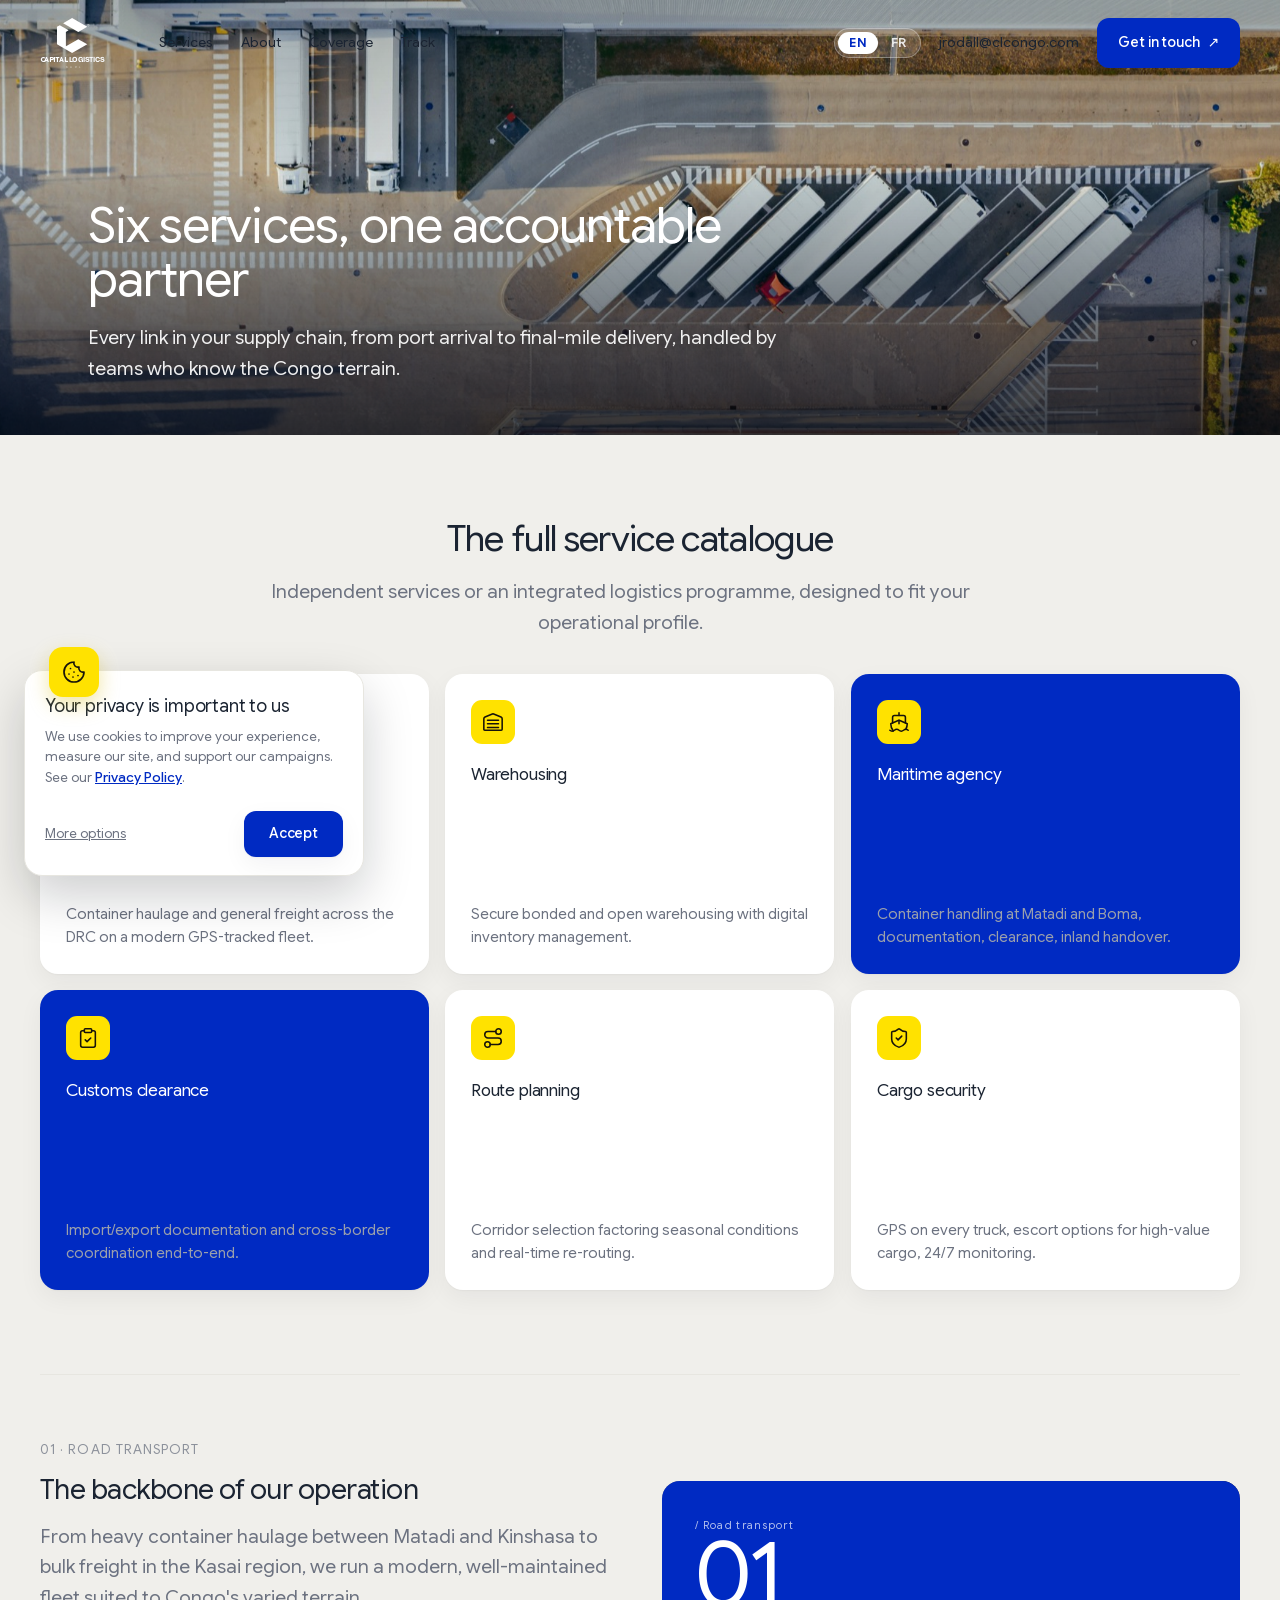
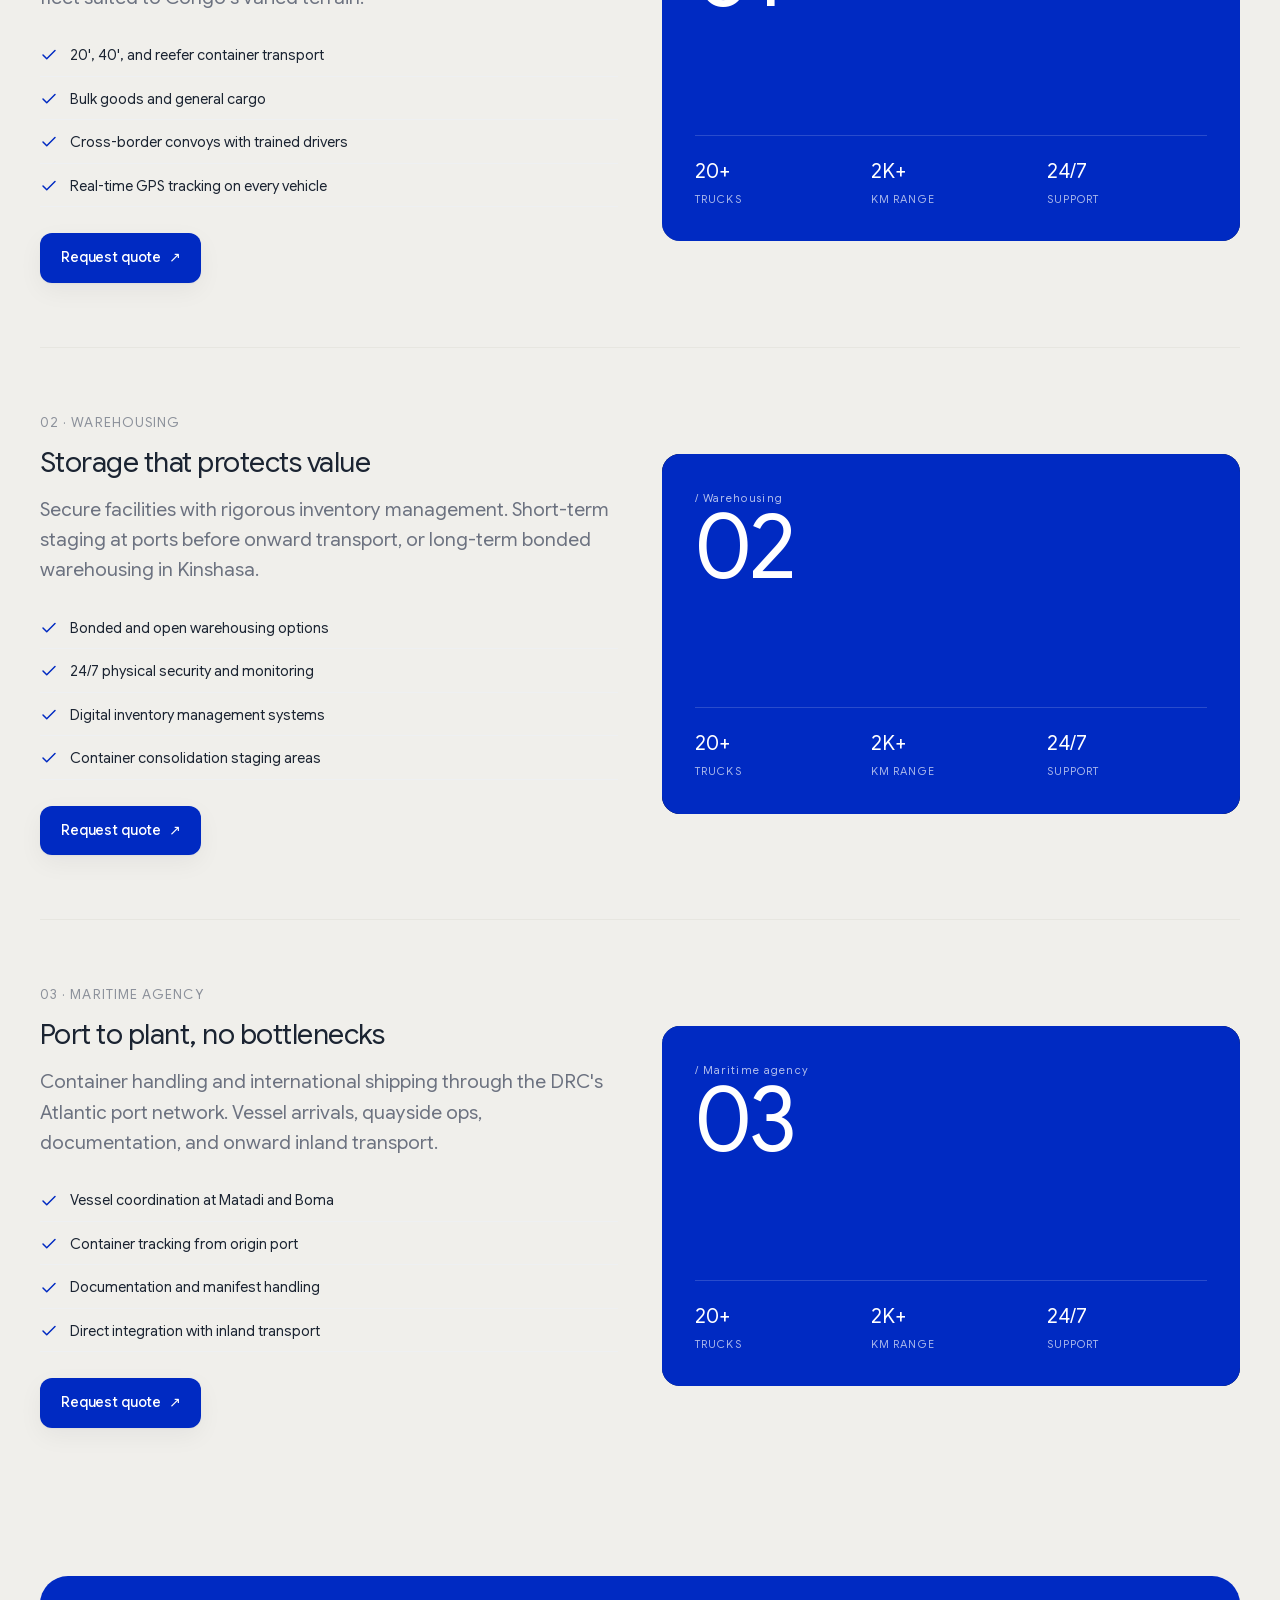
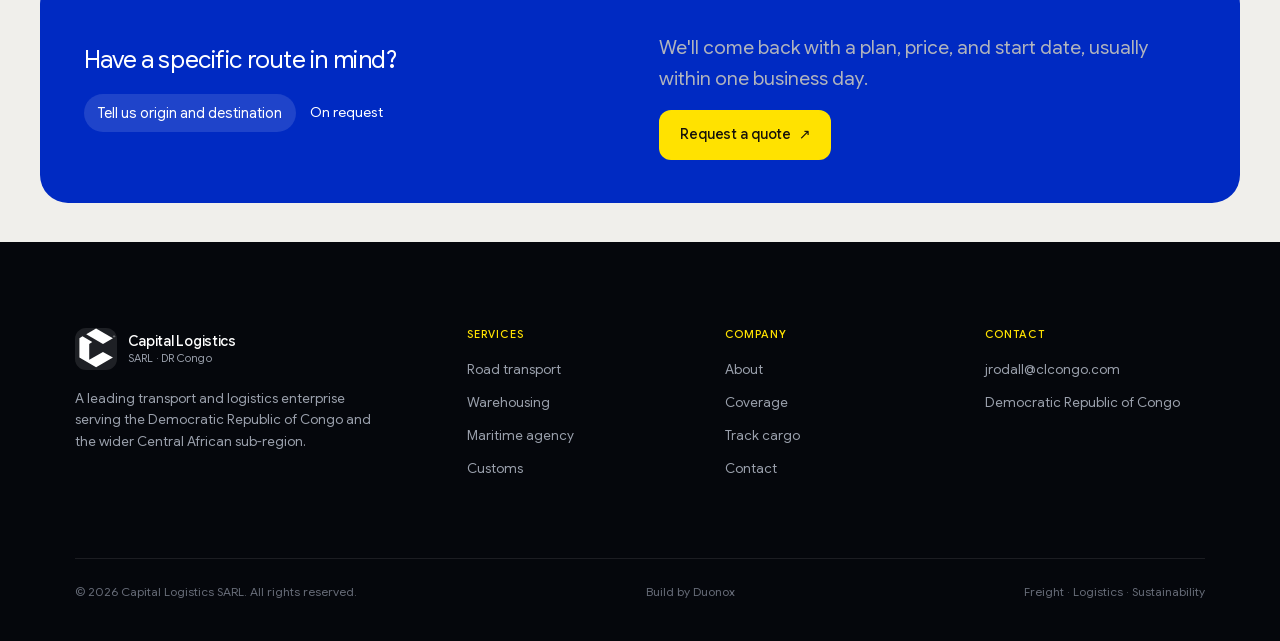
<file: services.html>
<!DOCTYPE html>
<html lang="en">
<head>
<meta charset="UTF-8" />
<meta name="viewport" content="width=device-width, initial-scale=1" />
<meta name="cl-build" content="2026-08-21.9" />
<meta http-equiv="Content-Security-Policy" content="default-src 'self'; base-uri 'self'; object-src 'none'; img-src 'self' data:; font-src 'self'; style-src 'self' 'unsafe-inline'; script-src 'self'; connect-src 'self' https://*.supabase.co; form-action 'self'" />
<meta name="referrer" content="strict-origin-when-cross-origin" />
<title>Services · Capital Logistics</title>
<meta name="description" content="Road transport, warehousing, maritime agency, customs clearance, route planning and cargo security across the DRC." />
<link rel="preload" href="assets/fonts/GoogleSansFlex.woff2" as="font" type="font/woff2" crossorigin />
<link rel="stylesheet" href="assets/css/styles.css?v=2026-08-21.9" />
</head>
<body>

<header class="site-header site-header--over" id="siteHeader">
  <nav class="nav" aria-label="Primary">
    <a href="index.html" class="brand" aria-label="Capital Logistics home">
      <svg class="brand__logo" viewBox="0 0 66 50" xmlns="http://www.w3.org/2000/svg" aria-hidden="true">  <g transform="matrix(1,0,0,1,-6114.131875,-3633)">    <g transform="matrix(1,0,0,0.986114,6095.64759,3613)">      <g transform="matrix(0.024456,0,0,0.024801,-186.209765,-9.543509)">        <g transform="matrix(0.850083,0,0,0.850083,1416.048937,-125.317067)">          <g transform="matrix(2.093674,0,0,2.093674,-9027.394361,-9855.245606)">            <g transform="matrix(0.833817,0.552041,-0.552041,0.833817,4585.059437,-3712.574177)">              <path d="M9106.704,5204.393L9001.166,5417.731L8598.744,5441.952L8704,5230L9106.704,5204.393Z" class="lg-mark"/>            </g>            <g transform="matrix(1,0,0,1,0,0.044308)">              <path d="M8956,6260.001L8609,6059L8609,5655L8673,5617.5L8876,5736L8813.108,5773.79L8813.108,6100.304L8815.974,6103.507L8815.108,6104.006L8956,6260.001ZM8956,6260.001L8815.108,6104.006L9098.387,5940.608L9305.344,6056.574L8956,6260.001Z" class="lg-mark"/>            </g>          </g>          <g transform="matrix(6.181697,0,0,6.181697,10454.958333,1856.605037)">            <path d="M1,8C1,11.84 4.16,15 8,15C11.84,15 15,11.84 15,8C15,4.16 11.84,1 8,1C4.16,1 1,4.16 1,8M16,8C16,12.389 12.389,16 8,16C3.611,16 0,12.389 0,8C-0,3.611 3.611,0 8,0C12.389,-0 16,3.611 16,8M5.5,4.002L8.61,4.002C10.32,4.002 11.351,4.975 11.351,6.462C11.351,7.6 10.684,8.402 9.856,8.702L11.5,12L9.98,12L8.52,8.924L6.836,8.924L6.836,12L5.5,12L5.5,4.002ZM6.835,5.092L6.835,7.869L8.384,7.869C9.379,7.869 9.957,7.406 9.957,6.509C9.957,5.596 9.361,5.092 8.42,5.092L6.835,5.092Z" class="lg-mark" style="fill-rule:nonzero"/>          </g>        </g>        <g transform="matrix(1.118549,0,0,1.118549,-1354.84269,-1123.877382)">          <text x="8688px" y="3692px" style="font-family:'GoogleSansFlex72pt-ExtraBold', 'Google Sans Flex 72pt', sans-serif;font-weight:800;font-size:252.684px;" class="lg-word">C<tspan x="8857.551px 9031.272px 9187.431px 9260.077px 9387.178px 9560.898px " y="3692px 3692px 3692px 3692px 3692px 3692px ">APITAL</tspan></text>          <g transform="matrix(252.68439,0,0,252.68439,11079.531408,3692)">          </g>          <text x="9740.051px" y="3692px" style="font-family:'BwGradualDEMO-ExtraBold', 'Bw Gradual DEMO';font-weight:800;font-size:252.684px;" class="lg-word"><tspan x="9740.051px 9872.711px 10065.509px 10255.022px 10330.07px 10494.314px 10645.167px 10720.214px 10903.916px " y="3692px 3692px 3692px 3692px 3692px 3692px 3692px 3692px 3692px ">LOGISTICS</tspan></text>        </g>        <g transform="matrix(0.5,0,0,0.5,4725.650804,1253.773732)">          <g transform="matrix(216.603382,0,0,216.603382,10609.895405,3956)">          </g>          <text x="9386.303px" y="3956px" style="font-family:'BwGradualDEMO-Regular', 'Bw Gradual DEMO';font-size:216.603px;" class="lg-sarl"><tspan x="9386.303px 9752.146px 10124.271px 10492.713px " y="3956px 3956px 3956px 3956px ">SARL</tspan></text>        </g>      </g>    </g>  </g></svg>
    </a>
    <div class="nav__links">
      <a href="services.html" aria-current="page">Services</a>
      <a href="about.html">About</a>
      <a href="coverage.html">Coverage</a>
      <a href="track.html">Track</a>
    </div>
    <span class="nav__spacer"></span>
    <div class="nav__actions">
      <div class="lang-switch" data-no-i18n role="group" aria-label="Language / Langue"><button type="button" class="lang-switch__opt" data-lang="en">EN</button><button type="button" class="lang-switch__opt" data-lang="fr">FR</button></div>
      <a href="mailto:jrodall@clcongo.com" class="nav__email">jrodall@clcongo.com</a>
      <a href="contact.html" class="btn btn--primary">Get in touch <span class="arrow">↗</span></a>
    </div>
    <button class="nav__toggle" id="navToggle" aria-label="Open menu" aria-expanded="false" aria-controls="mobilePanel"><span></span></button>
  </nav>
</header>

<div class="mobile-menu" id="mobilePanel" aria-label="Menu">
  <div class="mobile-menu__top">
    <a href="index.html" class="brand" aria-label="Capital Logistics home"><svg class="brand__logo" viewBox="0 0 66 50" xmlns="http://www.w3.org/2000/svg" aria-hidden="true">  <g transform="matrix(1,0,0,1,-6114.131875,-3633)">    <g transform="matrix(1,0,0,0.986114,6095.64759,3613)">      <g transform="matrix(0.024456,0,0,0.024801,-186.209765,-9.543509)">        <g transform="matrix(0.850083,0,0,0.850083,1416.048937,-125.317067)">          <g transform="matrix(2.093674,0,0,2.093674,-9027.394361,-9855.245606)">            <g transform="matrix(0.833817,0.552041,-0.552041,0.833817,4585.059437,-3712.574177)">              <path d="M9106.704,5204.393L9001.166,5417.731L8598.744,5441.952L8704,5230L9106.704,5204.393Z" class="lg-mark"/>            </g>            <g transform="matrix(1,0,0,1,0,0.044308)">              <path d="M8956,6260.001L8609,6059L8609,5655L8673,5617.5L8876,5736L8813.108,5773.79L8813.108,6100.304L8815.974,6103.507L8815.108,6104.006L8956,6260.001ZM8956,6260.001L8815.108,6104.006L9098.387,5940.608L9305.344,6056.574L8956,6260.001Z" class="lg-mark"/>            </g>          </g>          <g transform="matrix(6.181697,0,0,6.181697,10454.958333,1856.605037)">            <path d="M1,8C1,11.84 4.16,15 8,15C11.84,15 15,11.84 15,8C15,4.16 11.84,1 8,1C4.16,1 1,4.16 1,8M16,8C16,12.389 12.389,16 8,16C3.611,16 0,12.389 0,8C-0,3.611 3.611,0 8,0C12.389,-0 16,3.611 16,8M5.5,4.002L8.61,4.002C10.32,4.002 11.351,4.975 11.351,6.462C11.351,7.6 10.684,8.402 9.856,8.702L11.5,12L9.98,12L8.52,8.924L6.836,8.924L6.836,12L5.5,12L5.5,4.002ZM6.835,5.092L6.835,7.869L8.384,7.869C9.379,7.869 9.957,7.406 9.957,6.509C9.957,5.596 9.361,5.092 8.42,5.092L6.835,5.092Z" class="lg-mark" style="fill-rule:nonzero"/>          </g>        </g>        <g transform="matrix(1.118549,0,0,1.118549,-1354.84269,-1123.877382)">          <text x="8688px" y="3692px" style="font-family:'GoogleSansFlex72pt-ExtraBold', 'Google Sans Flex 72pt', sans-serif;font-weight:800;font-size:252.684px;" class="lg-word">C<tspan x="8857.551px 9031.272px 9187.431px 9260.077px 9387.178px 9560.898px " y="3692px 3692px 3692px 3692px 3692px 3692px ">APITAL</tspan></text>          <g transform="matrix(252.68439,0,0,252.68439,11079.531408,3692)">          </g>          <text x="9740.051px" y="3692px" style="font-family:'BwGradualDEMO-ExtraBold', 'Bw Gradual DEMO';font-weight:800;font-size:252.684px;" class="lg-word"><tspan x="9740.051px 9872.711px 10065.509px 10255.022px 10330.07px 10494.314px 10645.167px 10720.214px 10903.916px " y="3692px 3692px 3692px 3692px 3692px 3692px 3692px 3692px 3692px ">LOGISTICS</tspan></text>        </g>        <g transform="matrix(0.5,0,0,0.5,4725.650804,1253.773732)">          <g transform="matrix(216.603382,0,0,216.603382,10609.895405,3956)">          </g>          <text x="9386.303px" y="3956px" style="font-family:'BwGradualDEMO-Regular', 'Bw Gradual DEMO';font-size:216.603px;" class="lg-sarl"><tspan x="9386.303px 9752.146px 10124.271px 10492.713px " y="3956px 3956px 3956px 3956px ">SARL</tspan></text>        </g>      </g>    </g>  </g></svg></a>
    <button class="mobile-menu__close" id="navClose" aria-label="Close menu"><svg width="26" height="26" viewBox="0 0 24 24" fill="none" stroke="currentColor" stroke-width="1.6" stroke-linecap="round"><path d="M6 6 18 18M18 6 6 18"/></svg></button>
  </div>
  <nav class="mobile-menu__list">
    <a href="index.html"><span>Home</span><span class="m-arrow"><svg width="18" height="18" viewBox="0 0 24 24" fill="none" stroke="currentColor" stroke-width="2" stroke-linecap="round" stroke-linejoin="round"><path d="M5 12h14M13 6l6 6-6 6"/></svg></span></a>
    <a href="services.html"><span>Service</span><span class="m-arrow"><svg width="18" height="18" viewBox="0 0 24 24" fill="none" stroke="currentColor" stroke-width="2" stroke-linecap="round" stroke-linejoin="round"><path d="M5 12h14M13 6l6 6-6 6"/></svg></span></a>
    <a href="about.html"><span>About</span><span class="m-arrow"><svg width="18" height="18" viewBox="0 0 24 24" fill="none" stroke="currentColor" stroke-width="2" stroke-linecap="round" stroke-linejoin="round"><path d="M5 12h14M13 6l6 6-6 6"/></svg></span></a>
    <a href="coverage.html"><span>Coverage</span><span class="m-arrow"><svg width="18" height="18" viewBox="0 0 24 24" fill="none" stroke="currentColor" stroke-width="2" stroke-linecap="round" stroke-linejoin="round"><path d="M5 12h14M13 6l6 6-6 6"/></svg></span></a>
    <a href="track.html"><span>Tracker</span><span class="m-arrow"><svg width="18" height="18" viewBox="0 0 24 24" fill="none" stroke="currentColor" stroke-width="2" stroke-linecap="round" stroke-linejoin="round"><path d="M5 12h14M13 6l6 6-6 6"/></svg></span></a>
    <a href="contact.html"><span>Contact</span><span class="m-arrow"><svg width="18" height="18" viewBox="0 0 24 24" fill="none" stroke="currentColor" stroke-width="2" stroke-linecap="round" stroke-linejoin="round"><path d="M5 12h14M13 6l6 6-6 6"/></svg></span></a>
  </nav>
  <div class="mobile-menu__lang" data-no-i18n><div class="lang-switch" role="group" aria-label="Language / Langue"><button type="button" class="lang-switch__opt" data-lang="en">English</button><button type="button" class="lang-switch__opt" data-lang="fr">Français</button></div></div>
</div>

<main id="main">

  <!-- ============ PAGE HERO ============ -->
  <section class="page-hero">
    <div class="page-hero__media"><img src="assets/img/service-1.jpg" alt="Aerial view of a Capital Logistics depot with trucks at loading bays" data-parallax  width="2000" height="1332" decoding="async" fetchpriority="high" /></div>
    <div class="page-hero__inner">
      <h1 class="reveal">Six services, one accountable partner</h1>
      <p class="lede reveal" data-delay="100">Every link in your supply chain, from port arrival to final-mile delivery, handled by teams who know the Congo terrain.</p>
    </div>
  </section>

  <!-- ============ FULL CATALOGUE ============ -->
  <section class="section container">
    <div class="section-head reveal">
      <h2>The full service catalogue</h2>
      <p class="lede">Independent services or an integrated logistics programme, designed to fit your operational profile.</p>
    </div>
    <div class="grid grid-3 mt-grid" data-stagger>
      <article class="card"><span class="card__icon"><svg width="22" height="22" viewBox="0 0 24 24" fill="none" stroke="currentColor" stroke-width="1.7" stroke-linecap="round" stroke-linejoin="round"><path d="M14 18V6a2 2 0 0 0-2-2H4a2 2 0 0 0-2 2v11a1 1 0 0 0 1 1h2"/><path d="M15 18H9"/><path d="M19 18h2a1 1 0 0 0 1-1v-3.65a1 1 0 0 0-.22-.624l-3.48-4.35A1 1 0 0 0 17.52 8H14"/><circle cx="17" cy="18" r="2"/><circle cx="7" cy="18" r="2"/></svg></span><h3 class="card__title">Road transport</h3><p class="card__text">Container haulage and general freight across the DRC on a modern GPS-tracked fleet.</p></article>
      <article class="card"><span class="card__icon"><svg width="22" height="22" viewBox="0 0 24 24" fill="none" stroke="currentColor" stroke-width="1.7" stroke-linecap="round" stroke-linejoin="round"><path d="M22 8.35V20a1 1 0 0 1-1 1H3a1 1 0 0 1-1-1V8.35A2 2 0 0 1 3.26 6.5l8-3.2a2 2 0 0 1 1.48 0l8 3.2A2 2 0 0 1 22 8.35Z"/><path d="M6 18h12"/><path d="M6 14h12"/><path d="M6 10h12"/></svg></span><h3 class="card__title">Warehousing</h3><p class="card__text">Secure bonded and open warehousing with digital inventory management.</p></article>
      <article class="card card--blue"><span class="card__icon"><svg width="22" height="22" viewBox="0 0 24 24" fill="none" stroke="currentColor" stroke-width="1.7" stroke-linecap="round" stroke-linejoin="round"><path d="M12 10.189V14"/><path d="M12 2v3"/><path d="M19 13V7a2 2 0 0 0-2-2H7a2 2 0 0 0-2 2v6"/><path d="M19.38 20A11.6 11.6 0 0 0 21 14l-8.188-3.639a2 2 0 0 0-1.624 0L3 14a11.6 11.6 0 0 0 2.81 7.76"/><path d="M2 21c.6.5 1.2 1 2.5 1 2.5 0 2.5-2 5-2 2.6 0 2.4 2 5 2 2.5 0 2.5-2 5-2 1.3 0 1.9.5 2.5 1"/></svg></span><h3 class="card__title">Maritime agency</h3><p class="card__text">Container handling at Matadi and Boma, documentation, clearance, inland handover.</p></article>
      <article class="card card--blue"><span class="card__icon"><svg width="22" height="22" viewBox="0 0 24 24" fill="none" stroke="currentColor" stroke-width="1.7" stroke-linecap="round" stroke-linejoin="round"><rect width="8" height="4" x="8" y="2" rx="1" ry="1"/><path d="M16 4h2a2 2 0 0 1 2 2v14a2 2 0 0 1-2 2H6a2 2 0 0 1-2-2V6a2 2 0 0 1 2-2h2"/><path d="m9 14 2 2 4-4"/></svg></span><h3 class="card__title">Customs clearance</h3><p class="card__text">Import/export documentation and cross-border coordination end-to-end.</p></article>
      <article class="card"><span class="card__icon"><svg width="22" height="22" viewBox="0 0 24 24" fill="none" stroke="currentColor" stroke-width="1.7" stroke-linecap="round" stroke-linejoin="round"><circle cx="6" cy="19" r="3"/><path d="M9 19h8.5a3.5 3.5 0 0 0 0-7h-11a3.5 3.5 0 0 1 0-7H15"/><circle cx="18" cy="5" r="3"/></svg></span><h3 class="card__title">Route planning</h3><p class="card__text">Corridor selection factoring seasonal conditions and real-time re-routing.</p></article>
      <article class="card"><span class="card__icon"><svg width="22" height="22" viewBox="0 0 24 24" fill="none" stroke="currentColor" stroke-width="1.7" stroke-linecap="round" stroke-linejoin="round"><path d="M20 13c0 5-3.5 7.5-7.66 8.95a1 1 0 0 1-.67-.01C7.5 20.5 4 18 4 13V6a1 1 0 0 1 1-1c2 0 4.5-1.2 6.24-2.72a1.17 1.17 0 0 1 1.52 0C14.51 3.81 17 5 19 5a1 1 0 0 1 1 1z"/><path d="m9 12 2 2 4-4"/></svg></span><h3 class="card__title">Cargo security</h3><p class="card__text">GPS on every truck, escort options for high-value cargo, 24/7 monitoring.</p></article>
    </div>
  </section>

  <!-- ============ DETAILED SERVICE BLOCKS ============ -->
  <section class="container">
    <!-- 01 -->
    <div class="svc reveal">
      <div class="svc__body">
        <span class="svc__eyebrow">01 · Road transport</span>
        <h2>The backbone of our operation</h2>
        <p class="lede">From heavy container haulage between Matadi and Kinshasa to bulk freight in the Kasai region, we run a modern, well-maintained fleet suited to Congo's varied terrain.</p>
        <ul class="svc__list">
          <li><svg width="18" height="18" viewBox="0 0 24 24" fill="none" stroke="currentColor" stroke-width="2" stroke-linecap="round" stroke-linejoin="round"><path d="M20 6 9 17l-5-5"/></svg> 20', 40', and reefer container transport</li>
          <li><svg width="18" height="18" viewBox="0 0 24 24" fill="none" stroke="currentColor" stroke-width="2" stroke-linecap="round" stroke-linejoin="round"><path d="M20 6 9 17l-5-5"/></svg> Bulk goods and general cargo</li>
          <li><svg width="18" height="18" viewBox="0 0 24 24" fill="none" stroke="currentColor" stroke-width="2" stroke-linecap="round" stroke-linejoin="round"><path d="M20 6 9 17l-5-5"/></svg> Cross-border convoys with trained drivers</li>
          <li><svg width="18" height="18" viewBox="0 0 24 24" fill="none" stroke="currentColor" stroke-width="2" stroke-linecap="round" stroke-linejoin="round"><path d="M20 6 9 17l-5-5"/></svg> Real-time GPS tracking on every vehicle</li>
        </ul>
        <a href="contact.html" class="btn btn--primary">Request quote <span class="arrow">↗</span></a>
      </div>
      <div class="svc__panel">
        <img src="assets/img/service-2.jpg" alt="Container trucks at a DRC yard" loading="lazy"  width="1000" height="666" decoding="async" />
        <div><span class="lbl">/ Road transport</span><div class="svc__num">01</div></div>
        <div class="svc__stats">
          <div><div class="v">20+</div><div class="k">TRUCKS</div></div>
          <div><div class="v">2K+</div><div class="k">KM RANGE</div></div>
          <div><div class="v">24/7</div><div class="k">SUPPORT</div></div>
        </div>
      </div>
    </div>
    <!-- 02 -->
    <div class="svc reveal">
      <div class="svc__body">
        <span class="svc__eyebrow">02 · Warehousing</span>
        <h2>Storage that protects value</h2>
        <p class="lede">Secure facilities with rigorous inventory management. Short-term staging at ports before onward transport, or long-term bonded warehousing in Kinshasa.</p>
        <ul class="svc__list">
          <li><svg width="18" height="18" viewBox="0 0 24 24" fill="none" stroke="currentColor" stroke-width="2" stroke-linecap="round" stroke-linejoin="round"><path d="M20 6 9 17l-5-5"/></svg> Bonded and open warehousing options</li>
          <li><svg width="18" height="18" viewBox="0 0 24 24" fill="none" stroke="currentColor" stroke-width="2" stroke-linecap="round" stroke-linejoin="round"><path d="M20 6 9 17l-5-5"/></svg> 24/7 physical security and monitoring</li>
          <li><svg width="18" height="18" viewBox="0 0 24 24" fill="none" stroke="currentColor" stroke-width="2" stroke-linecap="round" stroke-linejoin="round"><path d="M20 6 9 17l-5-5"/></svg> Digital inventory management systems</li>
          <li><svg width="18" height="18" viewBox="0 0 24 24" fill="none" stroke="currentColor" stroke-width="2" stroke-linecap="round" stroke-linejoin="round"><path d="M20 6 9 17l-5-5"/></svg> Container consolidation staging areas</li>
        </ul>
        <a href="contact.html" class="btn btn--primary">Request quote <span class="arrow">↗</span></a>
      </div>
      <div class="svc__panel">
        <img src="assets/img/service-3.jpg" alt="Interior of a Capital Logistics warehouse" loading="lazy"  width="1000" height="666" decoding="async" />
        <div><span class="lbl">/ Warehousing</span><div class="svc__num">02</div></div>
        <div class="svc__stats">
          <div><div class="v">20+</div><div class="k">TRUCKS</div></div>
          <div><div class="v">2K+</div><div class="k">KM RANGE</div></div>
          <div><div class="v">24/7</div><div class="k">SUPPORT</div></div>
        </div>
      </div>
    </div>
    <!-- 03 -->
    <div class="svc reveal">
      <div class="svc__body">
        <span class="svc__eyebrow">03 · Maritime agency</span>
        <h2>Port to plant, no bottlenecks</h2>
        <p class="lede">Container handling and international shipping through the DRC's Atlantic port network. Vessel arrivals, quayside ops, documentation, and onward inland transport.</p>
        <ul class="svc__list">
          <li><svg width="18" height="18" viewBox="0 0 24 24" fill="none" stroke="currentColor" stroke-width="2" stroke-linecap="round" stroke-linejoin="round"><path d="M20 6 9 17l-5-5"/></svg> Vessel coordination at Matadi and Boma</li>
          <li><svg width="18" height="18" viewBox="0 0 24 24" fill="none" stroke="currentColor" stroke-width="2" stroke-linecap="round" stroke-linejoin="round"><path d="M20 6 9 17l-5-5"/></svg> Container tracking from origin port</li>
          <li><svg width="18" height="18" viewBox="0 0 24 24" fill="none" stroke="currentColor" stroke-width="2" stroke-linecap="round" stroke-linejoin="round"><path d="M20 6 9 17l-5-5"/></svg> Documentation and manifest handling</li>
          <li><svg width="18" height="18" viewBox="0 0 24 24" fill="none" stroke="currentColor" stroke-width="2" stroke-linecap="round" stroke-linejoin="round"><path d="M20 6 9 17l-5-5"/></svg> Direct integration with inland transport</li>
        </ul>
        <a href="contact.html" class="btn btn--primary">Request quote <span class="arrow">↗</span></a>
      </div>
      <div class="svc__panel">
        <img src="assets/img/service-4.jpg" alt="Cargo vessel at sea" loading="lazy"  width="1000" height="750" decoding="async" />
        <div><span class="lbl">/ Maritime agency</span><div class="svc__num">03</div></div>
        <div class="svc__stats">
          <div><div class="v">20+</div><div class="k">TRUCKS</div></div>
          <div><div class="v">2K+</div><div class="k">KM RANGE</div></div>
          <div><div class="v">24/7</div><div class="k">SUPPORT</div></div>
        </div>
      </div>
    </div>
  </section>

  <!-- ============ CTA ============ -->
  <div class="container stack">
    <section class="cta-split panel panel--blue reveal">
      <div>
        <h2>Have a specific route in mind?</h2>
        <div class="cta-split__row" style="margin-top:20px">
          <span class="pill">Tell us origin and destination</span>
          <span style="color:#fff">On request</span>
        </div>
      </div>
      <div class="cta-split__right">
        <p class="lede">We'll come back with a plan, price, and start date, usually within one business day.</p>
        <a href="contact.html" class="btn btn--accent">Request a quote <span class="arrow">↗</span></a>
      </div>
    </section>
  </div>

</main>

<footer class="site-footer">
    <div class="footer__inner">
    <div class="footer__top">
      <div class="footer__brand">
        <div class="footer__badge">
          <svg class="brand__badge" viewBox="38 36 38 38" fill="none" aria-hidden="true"><path class="badge-bg" d="M76,46L76,64C76,69.519 71.519,74 66,74L48,74C42.481,74 38,69.519 38,64L38,46C38,40.481 42.481,36 48,36L66,36C71.519,36 76,40.481 76,46Z"/><g transform="matrix(0.02079,0,0,0.02079,-145.062279,3.940184)"><g transform="matrix(2.093674,0,0,2.093674,-9027.394361,-9855.245606)"><g transform="matrix(0.833817,0.552041,-0.552041,0.833817,4585.059437,-3712.574177)"><path class="badge-mark" d="M9106.704,5204.393L9001.166,5417.731L8598.744,5441.952L8704,5230L9106.704,5204.393Z"/></g><g transform="matrix(1,0,0,1,0,0.044308)"><path class="badge-mark" d="M8956,6260.001L8609,6059L8609,5655L8673,5617.5L8876,5736L8813.108,5773.79L8813.108,6100.304L8815.974,6103.507L8815.108,6104.006L8956,6260.001ZM8956,6260.001L8815.108,6104.006L9098.387,5940.608L9305.344,6056.574L8956,6260.001Z"/></g></g><g transform="matrix(6.181697,0,0,6.181697,10454.958333,1856.605037)"><path class="badge-mark" d="M1,8C1,11.84 4.16,15 8,15C11.84,15 15,11.84 15,8C15,4.16 11.84,1 8,1C4.16,1 1,4.16 1,8M16,8C16,12.389 12.389,16 8,16C3.611,16 0,12.389 0,8C-0,3.611 3.611,0 8,0C12.389,-0 16,3.611 16,8M5.5,4.002L8.61,4.002C10.32,4.002 11.351,4.975 11.351,6.462C11.351,7.6 10.684,8.402 9.856,8.702L11.5,12L9.98,12L8.52,8.924L6.836,8.924L6.836,12L5.5,12L5.5,4.002ZM6.835,5.092L6.835,7.869L8.384,7.869C9.379,7.869 9.957,7.406 9.957,6.509C9.957,5.596 9.361,5.092 8.42,5.092L6.835,5.092Z" style="fill-rule:nonzero"/></g></g></svg>
          <span class="brand__text"><span class="brand__name">Capital Logistics</span><span class="brand__sub">SARL · DR Congo</span></span>
        </div>
        <p>A leading transport and logistics enterprise serving the Democratic Republic of Congo and the wider Central African sub-region.</p>
      </div>
      <div class="footer__col"><h4>Services</h4><a href="services.html">Road transport</a><a href="services.html">Warehousing</a><a href="services.html">Maritime agency</a><a href="services.html">Customs</a></div>
      <div class="footer__col"><h4>Company</h4><a href="about.html">About</a><a href="coverage.html">Coverage</a><a href="track.html">Track cargo</a><a href="contact.html">Contact</a></div>
      <div class="footer__col"><h4>Contact</h4><a href="mailto:jrodall@clcongo.com">jrodall@clcongo.com</a><a href="contact.html">Democratic Republic of Congo</a></div>
    </div>
    <div class="footer__bottom">
      <span>© 2026 Capital Logistics SARL. All rights reserved.</span>
      <a class="footer__credit" href="https://wa.me/233265196607?text=Hi%20Duonox!%20I%20found%20you%20through%20the%20Capital%20Logistics%20website%20and%20I%20would%20like%20to%20talk%20about%20a%20project." target="_blank" rel="noopener noreferrer">Build by Duonox</a>
      <span>Freight · Logistics · Sustainability</span>
    </div>
  </div>
  </footer>

<!-- Newsletter -->
<div class="nl-modal" id="newsletter" role="dialog" aria-modal="true" aria-labelledby="nlTitle" hidden>
  <div class="nl-modal__backdrop" data-nl-close></div>
  <div class="nl-card">
    <button class="nl-card__close" type="button" aria-label="Close" data-nl-close><svg width="18" height="18" viewBox="0 0 24 24" fill="none" stroke="currentColor" stroke-width="2" stroke-linecap="round"><path d="M6 6 18 18M18 6 6 18"/></svg></button>
    <div class="nl-card__icon"><svg width="30" height="30" viewBox="0 0 24 24" fill="none" stroke="#fff" stroke-width="1.7" stroke-linecap="round" stroke-linejoin="round"><rect x="2" y="4" width="20" height="16" rx="2.5"/><path d="m2.5 6.5 9.5 6 9.5-6"/></svg></div>
    <h2 class="nl-card__title" id="nlTitle">Stay on the network</h2>
    <p class="nl-card__text">Corridor updates, freight rates, and news from Capital Logistics, straight to your inbox.</p>
    <form class="nl-form" id="nlForm" novalidate>
      <input type="email" id="nlEmail" name="email" class="nl-input" placeholder="Enter your email" autocomplete="email" required />
      <p class="nl-msg" id="nlMsg" role="status" aria-live="polite"></p>
      <div class="nl-actions">
        <button type="submit" class="nl-btn nl-btn--primary">Subscribe <span class="arrow">&#8594;</span></button>
        <button type="button" class="nl-btn nl-btn--ghost" data-nl-close>Maybe later</button>
      </div>
    </form>
  </div>
</div>
<!-- Cookie consent -->
<div class="cookie" id="cookieBanner" role="dialog" aria-label="Cookie consent">
  <span class="cookie__ic"><svg width="24" height="24" viewBox="0 0 24 24" fill="none" stroke="currentColor" stroke-width="1.7" stroke-linecap="round" stroke-linejoin="round"><path d="M12 2a10 10 0 1 0 10 10 4 4 0 0 1-5-5 4 4 0 0 1-5-5"/><path d="M8.5 8.5v.01"/><path d="M16 15.5v.01"/><path d="M12 12v.01"/><path d="M11 17v.01"/><path d="M7 14v.01"/></svg></span>
  <h2 class="cookie__title">Your privacy is important to us</h2>
  <p class="cookie__text">We use cookies to improve your experience, measure our site, and support our campaigns. See our <a href="#">Privacy Policy</a>.</p>
  <div class="cookie__actions">
    <a href="#" class="cookie__more">More options</a>
    <button type="button" class="btn btn--primary" id="cookieAccept">Accept</button>
  </div>
</div>

<script src="assets/js/translations.js?v=2026-08-21.9" defer></script>
<script src="assets/js/i18n.js?v=2026-08-21.9" defer></script>
<script src="assets/js/supabase-config.js?v=2026-08-21.9" defer></script>
<script src="assets/js/newsletter.js?v=2026-08-21.9" defer></script>
<script src="assets/js/main.js?v=2026-08-21.9" defer></script>
</body>
</html>
</file>
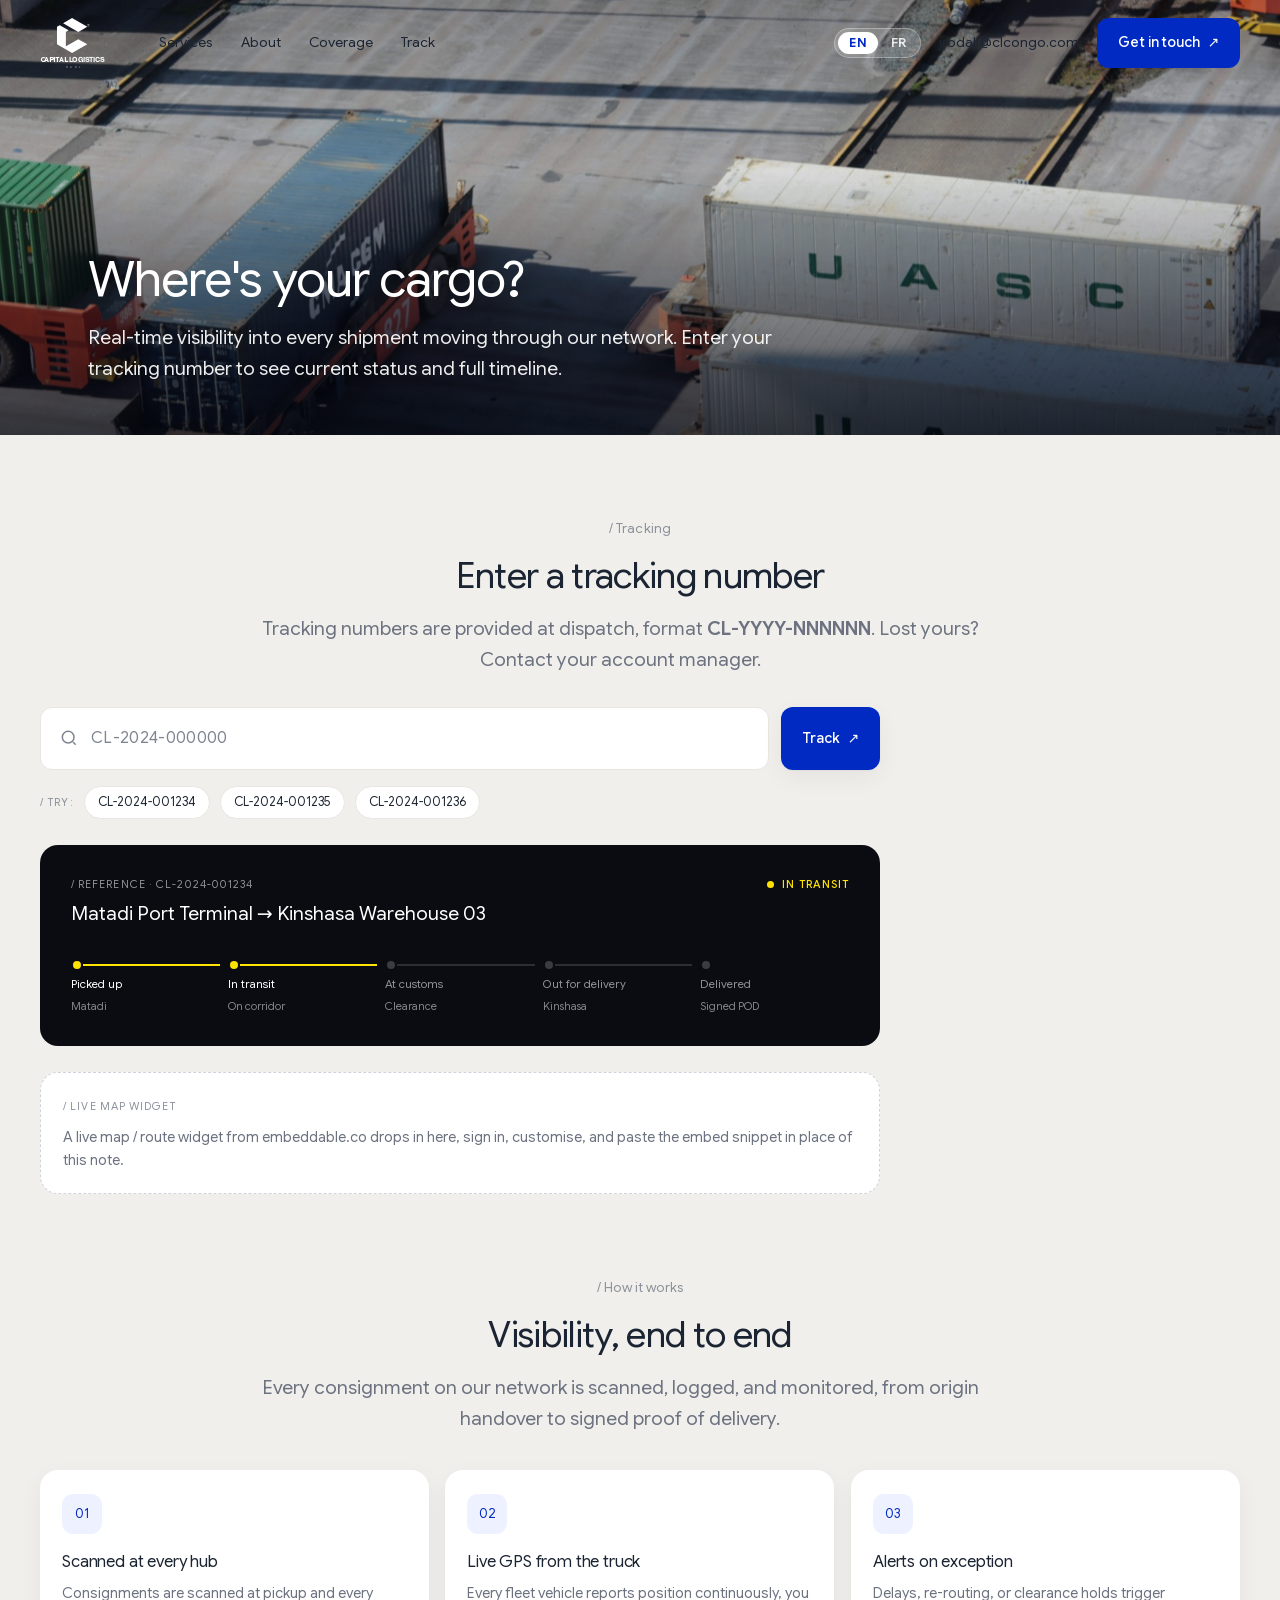
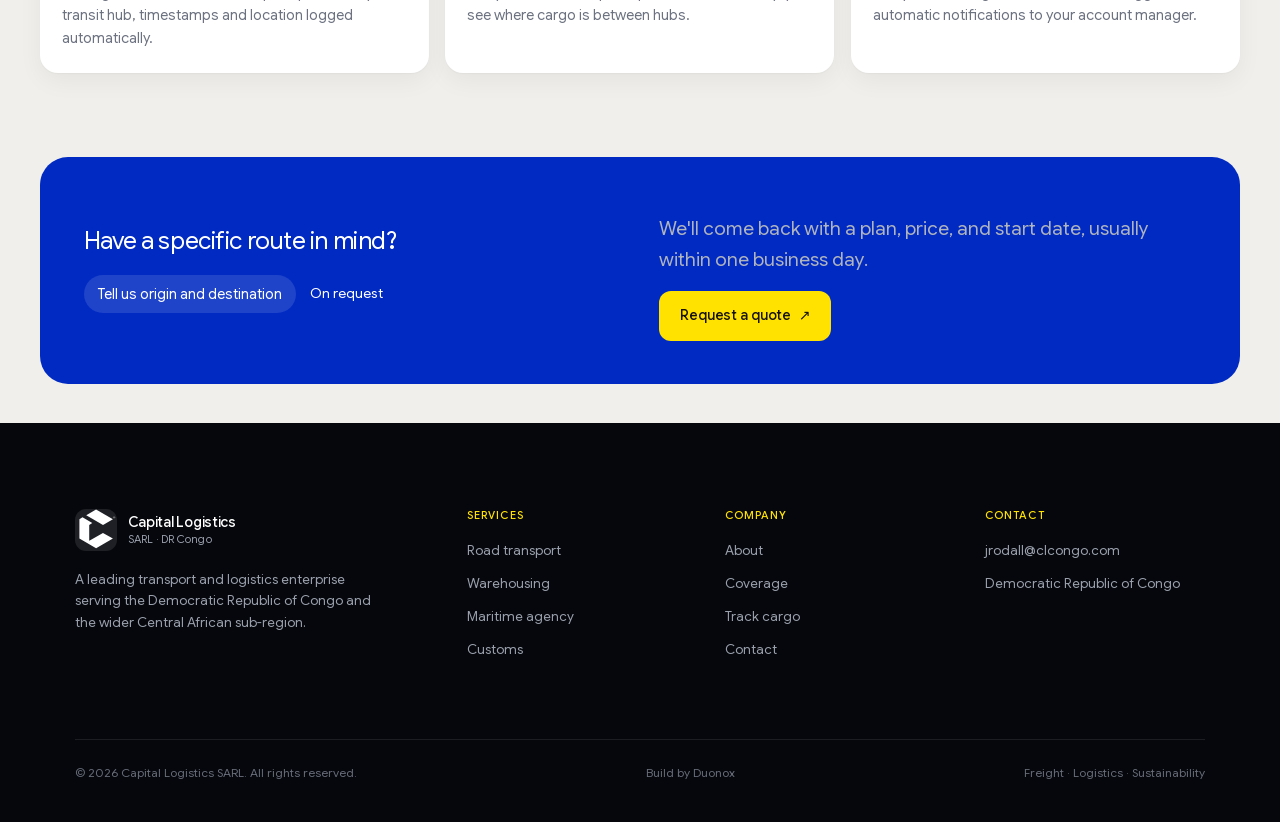
<file: track.html>
<!DOCTYPE html>
<html lang="en">
<head>
<meta charset="UTF-8" />
<meta name="viewport" content="width=device-width, initial-scale=1" />
<meta name="cl-build" content="2026-08-21.9" />
<meta http-equiv="Content-Security-Policy" content="default-src 'self'; base-uri 'self'; object-src 'none'; img-src 'self' data:; font-src 'self'; style-src 'self' 'unsafe-inline'; script-src 'self'; connect-src 'self' https://*.supabase.co; form-action 'self'" />
<meta name="referrer" content="strict-origin-when-cross-origin" />
<title>Track · Capital Logistics</title>
<meta name="description" content="Real-time visibility into every shipment moving through the Capital Logistics network." />
<link rel="preload" href="assets/fonts/GoogleSansFlex.woff2" as="font" type="font/woff2" crossorigin />
<link rel="stylesheet" href="assets/css/styles.css?v=2026-08-21.9" />
</head>
<body>

<header class="site-header site-header--over" id="siteHeader">
  <nav class="nav" aria-label="Primary">
    <a href="index.html" class="brand" aria-label="Capital Logistics home">
      <svg class="brand__logo" viewBox="0 0 66 50" xmlns="http://www.w3.org/2000/svg" aria-hidden="true">  <g transform="matrix(1,0,0,1,-6114.131875,-3633)">    <g transform="matrix(1,0,0,0.986114,6095.64759,3613)">      <g transform="matrix(0.024456,0,0,0.024801,-186.209765,-9.543509)">        <g transform="matrix(0.850083,0,0,0.850083,1416.048937,-125.317067)">          <g transform="matrix(2.093674,0,0,2.093674,-9027.394361,-9855.245606)">            <g transform="matrix(0.833817,0.552041,-0.552041,0.833817,4585.059437,-3712.574177)">              <path d="M9106.704,5204.393L9001.166,5417.731L8598.744,5441.952L8704,5230L9106.704,5204.393Z" class="lg-mark"/>            </g>            <g transform="matrix(1,0,0,1,0,0.044308)">              <path d="M8956,6260.001L8609,6059L8609,5655L8673,5617.5L8876,5736L8813.108,5773.79L8813.108,6100.304L8815.974,6103.507L8815.108,6104.006L8956,6260.001ZM8956,6260.001L8815.108,6104.006L9098.387,5940.608L9305.344,6056.574L8956,6260.001Z" class="lg-mark"/>            </g>          </g>          <g transform="matrix(6.181697,0,0,6.181697,10454.958333,1856.605037)">            <path d="M1,8C1,11.84 4.16,15 8,15C11.84,15 15,11.84 15,8C15,4.16 11.84,1 8,1C4.16,1 1,4.16 1,8M16,8C16,12.389 12.389,16 8,16C3.611,16 0,12.389 0,8C-0,3.611 3.611,0 8,0C12.389,-0 16,3.611 16,8M5.5,4.002L8.61,4.002C10.32,4.002 11.351,4.975 11.351,6.462C11.351,7.6 10.684,8.402 9.856,8.702L11.5,12L9.98,12L8.52,8.924L6.836,8.924L6.836,12L5.5,12L5.5,4.002ZM6.835,5.092L6.835,7.869L8.384,7.869C9.379,7.869 9.957,7.406 9.957,6.509C9.957,5.596 9.361,5.092 8.42,5.092L6.835,5.092Z" class="lg-mark" style="fill-rule:nonzero"/>          </g>        </g>        <g transform="matrix(1.118549,0,0,1.118549,-1354.84269,-1123.877382)">          <text x="8688px" y="3692px" style="font-family:'GoogleSansFlex72pt-ExtraBold', 'Google Sans Flex 72pt', sans-serif;font-weight:800;font-size:252.684px;" class="lg-word">C<tspan x="8857.551px 9031.272px 9187.431px 9260.077px 9387.178px 9560.898px " y="3692px 3692px 3692px 3692px 3692px 3692px ">APITAL</tspan></text>          <g transform="matrix(252.68439,0,0,252.68439,11079.531408,3692)">          </g>          <text x="9740.051px" y="3692px" style="font-family:'BwGradualDEMO-ExtraBold', 'Bw Gradual DEMO';font-weight:800;font-size:252.684px;" class="lg-word"><tspan x="9740.051px 9872.711px 10065.509px 10255.022px 10330.07px 10494.314px 10645.167px 10720.214px 10903.916px " y="3692px 3692px 3692px 3692px 3692px 3692px 3692px 3692px 3692px ">LOGISTICS</tspan></text>        </g>        <g transform="matrix(0.5,0,0,0.5,4725.650804,1253.773732)">          <g transform="matrix(216.603382,0,0,216.603382,10609.895405,3956)">          </g>          <text x="9386.303px" y="3956px" style="font-family:'BwGradualDEMO-Regular', 'Bw Gradual DEMO';font-size:216.603px;" class="lg-sarl"><tspan x="9386.303px 9752.146px 10124.271px 10492.713px " y="3956px 3956px 3956px 3956px ">SARL</tspan></text>        </g>      </g>    </g>  </g></svg>
    </a>
    <div class="nav__links">
      <a href="services.html">Services</a>
      <a href="about.html">About</a>
      <a href="coverage.html">Coverage</a>
      <a href="track.html" aria-current="page">Track</a>
    </div>
    <span class="nav__spacer"></span>
    <div class="nav__actions">
      <div class="lang-switch" data-no-i18n role="group" aria-label="Language / Langue"><button type="button" class="lang-switch__opt" data-lang="en">EN</button><button type="button" class="lang-switch__opt" data-lang="fr">FR</button></div>
      <a href="mailto:jrodall@clcongo.com" class="nav__email">jrodall@clcongo.com</a>
      <a href="contact.html" class="btn btn--primary">Get in touch <span class="arrow">↗</span></a>
    </div>
    <button class="nav__toggle" id="navToggle" aria-label="Open menu" aria-expanded="false" aria-controls="mobilePanel"><span></span></button>
  </nav>
</header>

<div class="mobile-menu" id="mobilePanel" aria-label="Menu">
  <div class="mobile-menu__top">
    <a href="index.html" class="brand" aria-label="Capital Logistics home"><svg class="brand__logo" viewBox="0 0 66 50" xmlns="http://www.w3.org/2000/svg" aria-hidden="true">  <g transform="matrix(1,0,0,1,-6114.131875,-3633)">    <g transform="matrix(1,0,0,0.986114,6095.64759,3613)">      <g transform="matrix(0.024456,0,0,0.024801,-186.209765,-9.543509)">        <g transform="matrix(0.850083,0,0,0.850083,1416.048937,-125.317067)">          <g transform="matrix(2.093674,0,0,2.093674,-9027.394361,-9855.245606)">            <g transform="matrix(0.833817,0.552041,-0.552041,0.833817,4585.059437,-3712.574177)">              <path d="M9106.704,5204.393L9001.166,5417.731L8598.744,5441.952L8704,5230L9106.704,5204.393Z" class="lg-mark"/>            </g>            <g transform="matrix(1,0,0,1,0,0.044308)">              <path d="M8956,6260.001L8609,6059L8609,5655L8673,5617.5L8876,5736L8813.108,5773.79L8813.108,6100.304L8815.974,6103.507L8815.108,6104.006L8956,6260.001ZM8956,6260.001L8815.108,6104.006L9098.387,5940.608L9305.344,6056.574L8956,6260.001Z" class="lg-mark"/>            </g>          </g>          <g transform="matrix(6.181697,0,0,6.181697,10454.958333,1856.605037)">            <path d="M1,8C1,11.84 4.16,15 8,15C11.84,15 15,11.84 15,8C15,4.16 11.84,1 8,1C4.16,1 1,4.16 1,8M16,8C16,12.389 12.389,16 8,16C3.611,16 0,12.389 0,8C-0,3.611 3.611,0 8,0C12.389,-0 16,3.611 16,8M5.5,4.002L8.61,4.002C10.32,4.002 11.351,4.975 11.351,6.462C11.351,7.6 10.684,8.402 9.856,8.702L11.5,12L9.98,12L8.52,8.924L6.836,8.924L6.836,12L5.5,12L5.5,4.002ZM6.835,5.092L6.835,7.869L8.384,7.869C9.379,7.869 9.957,7.406 9.957,6.509C9.957,5.596 9.361,5.092 8.42,5.092L6.835,5.092Z" class="lg-mark" style="fill-rule:nonzero"/>          </g>        </g>        <g transform="matrix(1.118549,0,0,1.118549,-1354.84269,-1123.877382)">          <text x="8688px" y="3692px" style="font-family:'GoogleSansFlex72pt-ExtraBold', 'Google Sans Flex 72pt', sans-serif;font-weight:800;font-size:252.684px;" class="lg-word">C<tspan x="8857.551px 9031.272px 9187.431px 9260.077px 9387.178px 9560.898px " y="3692px 3692px 3692px 3692px 3692px 3692px ">APITAL</tspan></text>          <g transform="matrix(252.68439,0,0,252.68439,11079.531408,3692)">          </g>          <text x="9740.051px" y="3692px" style="font-family:'BwGradualDEMO-ExtraBold', 'Bw Gradual DEMO';font-weight:800;font-size:252.684px;" class="lg-word"><tspan x="9740.051px 9872.711px 10065.509px 10255.022px 10330.07px 10494.314px 10645.167px 10720.214px 10903.916px " y="3692px 3692px 3692px 3692px 3692px 3692px 3692px 3692px 3692px ">LOGISTICS</tspan></text>        </g>        <g transform="matrix(0.5,0,0,0.5,4725.650804,1253.773732)">          <g transform="matrix(216.603382,0,0,216.603382,10609.895405,3956)">          </g>          <text x="9386.303px" y="3956px" style="font-family:'BwGradualDEMO-Regular', 'Bw Gradual DEMO';font-size:216.603px;" class="lg-sarl"><tspan x="9386.303px 9752.146px 10124.271px 10492.713px " y="3956px 3956px 3956px 3956px ">SARL</tspan></text>        </g>      </g>    </g>  </g></svg></a>
    <button class="mobile-menu__close" id="navClose" aria-label="Close menu"><svg width="26" height="26" viewBox="0 0 24 24" fill="none" stroke="currentColor" stroke-width="1.6" stroke-linecap="round"><path d="M6 6 18 18M18 6 6 18"/></svg></button>
  </div>
  <nav class="mobile-menu__list">
    <a href="index.html"><span>Home</span><span class="m-arrow"><svg width="18" height="18" viewBox="0 0 24 24" fill="none" stroke="currentColor" stroke-width="2" stroke-linecap="round" stroke-linejoin="round"><path d="M5 12h14M13 6l6 6-6 6"/></svg></span></a>
    <a href="services.html"><span>Service</span><span class="m-arrow"><svg width="18" height="18" viewBox="0 0 24 24" fill="none" stroke="currentColor" stroke-width="2" stroke-linecap="round" stroke-linejoin="round"><path d="M5 12h14M13 6l6 6-6 6"/></svg></span></a>
    <a href="about.html"><span>About</span><span class="m-arrow"><svg width="18" height="18" viewBox="0 0 24 24" fill="none" stroke="currentColor" stroke-width="2" stroke-linecap="round" stroke-linejoin="round"><path d="M5 12h14M13 6l6 6-6 6"/></svg></span></a>
    <a href="coverage.html"><span>Coverage</span><span class="m-arrow"><svg width="18" height="18" viewBox="0 0 24 24" fill="none" stroke="currentColor" stroke-width="2" stroke-linecap="round" stroke-linejoin="round"><path d="M5 12h14M13 6l6 6-6 6"/></svg></span></a>
    <a href="track.html"><span>Tracker</span><span class="m-arrow"><svg width="18" height="18" viewBox="0 0 24 24" fill="none" stroke="currentColor" stroke-width="2" stroke-linecap="round" stroke-linejoin="round"><path d="M5 12h14M13 6l6 6-6 6"/></svg></span></a>
    <a href="contact.html"><span>Contact</span><span class="m-arrow"><svg width="18" height="18" viewBox="0 0 24 24" fill="none" stroke="currentColor" stroke-width="2" stroke-linecap="round" stroke-linejoin="round"><path d="M5 12h14M13 6l6 6-6 6"/></svg></span></a>
  </nav>
  <div class="mobile-menu__lang" data-no-i18n><div class="lang-switch" role="group" aria-label="Language / Langue"><button type="button" class="lang-switch__opt" data-lang="en">English</button><button type="button" class="lang-switch__opt" data-lang="fr">Français</button></div></div>
</div>

<main id="main">

  <!-- ============ PAGE HERO ============ -->
  <section class="page-hero">
    <div class="page-hero__media"><img src="assets/img/tracker-1.jpg" alt="Container yard where shipments are scanned and tracked" data-parallax  width="2000" height="1333" decoding="async" fetchpriority="high" /></div>
    <div class="page-hero__inner">
      <h1 class="reveal">Where's your cargo?</h1>
      <p class="lede reveal" data-delay="100">Real-time visibility into every shipment moving through our network. Enter your tracking number to see current status and full timeline.</p>
    </div>
  </section>

  <!-- ============ TRACKING ============ -->
  <section class="section container">
    <div class="section-head reveal">
      <span class="eyebrow">/ Tracking</span>
      <h2>Enter a tracking number</h2>
      <p class="lede">Tracking numbers are provided at dispatch, format <strong>CL-YYYY-NNNNNN</strong>. Lost yours? Contact your account manager.</p>
    </div>

    <form class="track-form reveal" id="trkForm" autocomplete="off">
      <label class="track-input">
        <svg width="20" height="20" viewBox="0 0 24 24" fill="none" stroke="currentColor" stroke-width="1.8" aria-hidden="true"><circle cx="11" cy="11" r="7"/><path d="m20 20-3.2-3.2"/></svg>
        <input type="text" id="trkInput" placeholder="CL-2024-000000" aria-label="Tracking number" />
      </label>
      <button type="submit" class="btn btn--primary">Track <span class="arrow">↗</span></button>
    </form>
    <div class="track-try reveal">
      <span class="lbl">/ TRY:</span>
      <button type="button" data-ref="CL-2024-001234">CL-2024-001234</button>
      <button type="button" data-ref="CL-2024-001235">CL-2024-001235</button>
      <button type="button" data-ref="CL-2024-001236">CL-2024-001236</button>
    </div>

    <div class="track-result reveal" id="trkResult">
      <div class="tracker__meta">
        <div>
          <div class="tracker__ref">/ REFERENCE · <span id="trkRef" data-no-i18n>CL-2024-001234</span></div>
          <div class="tracker__id" id="trkId" data-no-i18n>Matadi Port Terminal → Kinshasa Warehouse 03</div>
        </div>
        <span class="chip-status"><span class="dot"></span> <span id="trkStatus" data-no-i18n>IN TRANSIT</span></span>
      </div>
      <div class="track-timeline" id="trkTimeline">
        <div class="tl-step done">Picked up<span class="t">Matadi</span></div>
        <div class="tl-step done">In transit<span class="t">On corridor</span></div>
        <div class="tl-step">At customs<span class="t">Clearance</span></div>
        <div class="tl-step">Out for delivery<span class="t">Kinshasa</span></div>
        <div class="tl-step">Delivered<span class="t">Signed POD</span></div>
      </div>
    </div>

    <!-- embeddable.co widget slot:
         Generate a Map / World-Clock / Currency widget at https://embeddable.co/free-widgets
         (sign in required), copy its embed snippet, and paste it inside .widget-slot below. -->
    <div class="widget-slot reveal" aria-label="Live tracking widget">
      <span class="wl">/ LIVE MAP WIDGET</span>
      <!-- PASTE EMBEDDABLE.CO EMBED CODE HERE -->
      <p style="color:var(--body);font-size:.9rem;margin-top:10px">A live map / route widget from embeddable.co drops in here, sign in, customise, and paste the embed snippet in place of this note.</p>
    </div>
  </section>

  <!-- ============ HOW IT WORKS ============ -->
  <section class="section container" style="padding-top:0">
    <div class="section-head reveal">
      <span class="eyebrow">/ How it works</span>
      <h2>Visibility, end to end</h2>
      <p class="lede">Every consignment on our network is scanned, logged, and monitored, from origin handover to signed proof of delivery.</p>
    </div>
    <div class="grid grid-3 mt-grid" data-stagger>
      <div class="step"><span class="step__n" style="background:var(--blue-050);color:var(--blue)">01</span><h3 class="step__title">Scanned at every hub</h3><p class="step__text">Consignments are scanned at pickup and every transit hub, timestamps and location logged automatically.</p></div>
      <div class="step"><span class="step__n" style="background:var(--blue-050);color:var(--blue)">02</span><h3 class="step__title">Live GPS from the truck</h3><p class="step__text">Every fleet vehicle reports position continuously, you see where cargo is between hubs.</p></div>
      <div class="step"><span class="step__n" style="background:var(--blue-050);color:var(--blue)">03</span><h3 class="step__title">Alerts on exception</h3><p class="step__text">Delays, re-routing, or clearance holds trigger automatic notifications to your account manager.</p></div>
    </div>
  </section>

  <!-- ============ CTA ============ -->
  <div class="container stack">
    <section class="cta-split panel panel--blue reveal">
      <div>
        <h2>Have a specific route in mind?</h2>
        <div class="cta-split__row" style="margin-top:20px">
          <span class="pill">Tell us origin and destination</span>
          <span style="color:#fff">On request</span>
        </div>
      </div>
      <div class="cta-split__right">
        <p class="lede">We'll come back with a plan, price, and start date, usually within one business day.</p>
        <a href="contact.html" class="btn btn--accent">Request a quote <span class="arrow">↗</span></a>
      </div>
    </section>
  </div>

</main>

<footer class="site-footer">
    <div class="footer__inner">
    <div class="footer__top">
      <div class="footer__brand">
        <div class="footer__badge">
          <svg class="brand__badge" viewBox="38 36 38 38" fill="none" aria-hidden="true"><path class="badge-bg" d="M76,46L76,64C76,69.519 71.519,74 66,74L48,74C42.481,74 38,69.519 38,64L38,46C38,40.481 42.481,36 48,36L66,36C71.519,36 76,40.481 76,46Z"/><g transform="matrix(0.02079,0,0,0.02079,-145.062279,3.940184)"><g transform="matrix(2.093674,0,0,2.093674,-9027.394361,-9855.245606)"><g transform="matrix(0.833817,0.552041,-0.552041,0.833817,4585.059437,-3712.574177)"><path class="badge-mark" d="M9106.704,5204.393L9001.166,5417.731L8598.744,5441.952L8704,5230L9106.704,5204.393Z"/></g><g transform="matrix(1,0,0,1,0,0.044308)"><path class="badge-mark" d="M8956,6260.001L8609,6059L8609,5655L8673,5617.5L8876,5736L8813.108,5773.79L8813.108,6100.304L8815.974,6103.507L8815.108,6104.006L8956,6260.001ZM8956,6260.001L8815.108,6104.006L9098.387,5940.608L9305.344,6056.574L8956,6260.001Z"/></g></g><g transform="matrix(6.181697,0,0,6.181697,10454.958333,1856.605037)"><path class="badge-mark" d="M1,8C1,11.84 4.16,15 8,15C11.84,15 15,11.84 15,8C15,4.16 11.84,1 8,1C4.16,1 1,4.16 1,8M16,8C16,12.389 12.389,16 8,16C3.611,16 0,12.389 0,8C-0,3.611 3.611,0 8,0C12.389,-0 16,3.611 16,8M5.5,4.002L8.61,4.002C10.32,4.002 11.351,4.975 11.351,6.462C11.351,7.6 10.684,8.402 9.856,8.702L11.5,12L9.98,12L8.52,8.924L6.836,8.924L6.836,12L5.5,12L5.5,4.002ZM6.835,5.092L6.835,7.869L8.384,7.869C9.379,7.869 9.957,7.406 9.957,6.509C9.957,5.596 9.361,5.092 8.42,5.092L6.835,5.092Z" style="fill-rule:nonzero"/></g></g></svg>
          <span class="brand__text"><span class="brand__name">Capital Logistics</span><span class="brand__sub">SARL · DR Congo</span></span>
        </div>
        <p>A leading transport and logistics enterprise serving the Democratic Republic of Congo and the wider Central African sub-region.</p>
      </div>
      <div class="footer__col"><h4>Services</h4><a href="services.html">Road transport</a><a href="services.html">Warehousing</a><a href="services.html">Maritime agency</a><a href="services.html">Customs</a></div>
      <div class="footer__col"><h4>Company</h4><a href="about.html">About</a><a href="coverage.html">Coverage</a><a href="track.html">Track cargo</a><a href="contact.html">Contact</a></div>
      <div class="footer__col"><h4>Contact</h4><a href="mailto:jrodall@clcongo.com">jrodall@clcongo.com</a><a href="contact.html">Democratic Republic of Congo</a></div>
    </div>
    <div class="footer__bottom">
      <span>© 2026 Capital Logistics SARL. All rights reserved.</span>
      <a class="footer__credit" href="https://wa.me/233265196607?text=Hi%20Duonox!%20I%20found%20you%20through%20the%20Capital%20Logistics%20website%20and%20I%20would%20like%20to%20talk%20about%20a%20project." target="_blank" rel="noopener noreferrer">Build by Duonox</a>
      <span>Freight · Logistics · Sustainability</span>
    </div>
  </div>
  </footer>

<script src="assets/js/track.js?v=2026-08-21.9" defer></script>
<!-- Newsletter -->
<div class="nl-modal" id="newsletter" role="dialog" aria-modal="true" aria-labelledby="nlTitle" hidden>
  <div class="nl-modal__backdrop" data-nl-close></div>
  <div class="nl-card">
    <button class="nl-card__close" type="button" aria-label="Close" data-nl-close><svg width="18" height="18" viewBox="0 0 24 24" fill="none" stroke="currentColor" stroke-width="2" stroke-linecap="round"><path d="M6 6 18 18M18 6 6 18"/></svg></button>
    <div class="nl-card__icon"><svg width="30" height="30" viewBox="0 0 24 24" fill="none" stroke="#fff" stroke-width="1.7" stroke-linecap="round" stroke-linejoin="round"><rect x="2" y="4" width="20" height="16" rx="2.5"/><path d="m2.5 6.5 9.5 6 9.5-6"/></svg></div>
    <h2 class="nl-card__title" id="nlTitle">Stay on the network</h2>
    <p class="nl-card__text">Corridor updates, freight rates, and news from Capital Logistics, straight to your inbox.</p>
    <form class="nl-form" id="nlForm" novalidate>
      <input type="email" id="nlEmail" name="email" class="nl-input" placeholder="Enter your email" autocomplete="email" required />
      <p class="nl-msg" id="nlMsg" role="status" aria-live="polite"></p>
      <div class="nl-actions">
        <button type="submit" class="nl-btn nl-btn--primary">Subscribe <span class="arrow">&#8594;</span></button>
        <button type="button" class="nl-btn nl-btn--ghost" data-nl-close>Maybe later</button>
      </div>
    </form>
  </div>
</div>
<!-- Cookie consent -->
<div class="cookie" id="cookieBanner" role="dialog" aria-label="Cookie consent">
  <span class="cookie__ic"><svg width="24" height="24" viewBox="0 0 24 24" fill="none" stroke="currentColor" stroke-width="1.7" stroke-linecap="round" stroke-linejoin="round"><path d="M12 2a10 10 0 1 0 10 10 4 4 0 0 1-5-5 4 4 0 0 1-5-5"/><path d="M8.5 8.5v.01"/><path d="M16 15.5v.01"/><path d="M12 12v.01"/><path d="M11 17v.01"/><path d="M7 14v.01"/></svg></span>
  <h2 class="cookie__title">Your privacy is important to us</h2>
  <p class="cookie__text">We use cookies to improve your experience, measure our site, and support our campaigns. See our <a href="#">Privacy Policy</a>.</p>
  <div class="cookie__actions">
    <a href="#" class="cookie__more">More options</a>
    <button type="button" class="btn btn--primary" id="cookieAccept">Accept</button>
  </div>
</div>

<script src="assets/js/supabase-config.js?v=2026-08-21.9"></script>
<script src="assets/js/tracking.js?v=2026-08-21.9"></script>
<script src="assets/js/translations.js?v=2026-08-21.9" defer></script>
<script src="assets/js/i18n.js?v=2026-08-21.9" defer></script>
<script src="assets/js/newsletter.js?v=2026-08-21.9" defer></script>
<script src="assets/js/main.js?v=2026-08-21.9" defer></script>
</body>
</html>
</file>
<file: assets/css/styles.css>
/* =========================================================================
   Capital Logistics — implementation calibrated to the Affinity design
   (all sizes, colours, spacing and layout extracted from the source SVG,
   artboard 1440 · content 1360 · 40px margins · stacked rounded cards)
   ========================================================================= */

@font-face {
  font-family: "Google Sans Flex";
  src: url("../fonts/GoogleSansFlex.woff2") format("woff2");
  font-weight: 1 1000;
  font-style: normal;
  font-display: swap;
}
@font-face {
  font-family: "Bw Gradual";
  src: url("../fonts/BwGradual-ExtraBold.woff2") format("woff2");
  font-weight: 800;
  font-style: normal;
  font-display: swap;
}
@font-face {
  font-family: "Bw Gradual";
  src: url("../fonts/BwGradual-Regular.woff2") format("woff2");
  font-weight: 400;
  font-style: normal;
  font-display: swap;
}

:root {
  /* ---- exact brand colours (rgb from SVG) ---- */
  --blue: #002AC2;            /* rgb(0,42,194)   */
  --blue-deep: #0020A0;
  --blue-050: #eef1ff;
  --yellow: #FFE200;          /* rgb(255,226,0)  */
  --yellow-deep: #ecd200;
  --page: #F0EFEB;            /* rgb(240,239,235) page background */
  --card: #ffffff;
  --dark: #0a0c12;            /* numbers panel   */
  --black: #05070c;           /* footer          */

  --ink: #1B2432;             /* rgb(27,36,50) headings & strong text */
  --body: #6C7280;            /* rgb(108,114,128) body / supporting   */
  --eyebrow: #8C919B;         /* rgb(140,145,155) eyebrow labels      */
  --placeholder: #7F8590;     /* rgb(127,133,144) */
  --line: #E7E6E0;            /* hairlines on warm/white */
  --line-soft: #eef0f2;

  --on-blue: #ffffff;
  --on-blue-soft: #B0B4BD;    /* rgb(176,180,189) subtext on blue/dark */
  --on-blue-mute: #9AA0AC;    /* rgb(154,160,172) blue-card / footer   */
  --footer-copy: #666B77;     /* rgb(102,107,119) */

  /* ---- radii (28 hero/big cards, 18 content cards) ---- */
  --r-hero: 28px;
  --r-card: 18px;
  --r-sm: 12px;
  --r-xs: 10px;
  --r-pill: 999px;

  /* ---- shadows (subtle, professional) ---- */
  --sh-card: 0 1px 2px rgba(16,20,30,.04), 0 8px 24px rgba(16,20,30,.05);
  --sh-hover: 0 2px 4px rgba(16,20,30,.05), 0 16px 40px rgba(16,20,30,.09);
  --sh-blue: 0 12px 30px rgba(0,42,194,.24);

  /* ---- motion ---- */
  --ease: cubic-bezier(.22,.61,.36,1);
  --ease-out: cubic-bezier(.16,1,.3,1);
  --t: .28s;
  --t-slow: .55s;

  /* ---- layout ---- */
  --edge: 40px;               /* content margin on the 1440 artboard */
  --content: 1360px;          /* content width */
  --gap-card: 16px;           /* gap inside 3-col grids (design 14) */
  --pad-card: 26px;           /* inner card padding */
  --stack-gap: 24px;          /* gap between full-width stacked cards */
  --section-y: 84px;          /* section vertical padding on warm bg */

  /* ---- type scale (px @ desktop, fluid down for tablet) ---- */
  --fs-hero:   clamp(2rem, 3.35vw, 3rem);      /* 48 */
  --fs-hero-sub: clamp(1.0625rem, 1.35vw, 1.25rem); /* 20 */
  --fs-h2:     clamp(1.75rem, 2.85vw, 2.5rem);  /* 40 */
  --fs-h2-mid: clamp(1.375rem, 1.9vw, 1.625rem);/* 26 rates title */
  --fs-h3-nums: clamp(1.25rem, 1.7vw, 1.5rem);  /* 24 numbers title */
  --fs-card:   1.0625rem;     /* 17 card titles */
  --fs-card-sm: 1.03125rem;   /* 16.5 step titles */
  --fs-body:   .875rem;       /* 14 nav / misc body */
  --fs-card-body: .9375rem;   /* 15 card body (readability) */
  --fs-card-body-sm: .875rem;  /* 14 programme body (readability) */
  --fs-lede:   clamp(1.0625rem, .55vw + .92rem, 1.1875rem);  /* 17→19 supporting text (readability) */
  --fs-eyebrow: .84375rem;    /* 13.5 eyebrow */
  --fs-stat:   clamp(1.5rem, 2vw, 1.875rem);   /* 30 stat number */
  --fs-stat-label: 1rem;      /* 16 stat label */
  --fs-mini:   .6875rem;      /* 11 micro labels */
}

/* ---------- reset ---------- */
*,*::before,*::after{box-sizing:border-box}
*{margin:0}
html{-webkit-text-size-adjust:100%;scroll-behavior:smooth;overflow-x:hidden;overflow-x:clip}
@media (prefers-reduced-motion:reduce){html{scroll-behavior:auto}}
body{
  font-family:"Google Sans Flex","Inter",system-ui,-apple-system,"Segoe UI",Roboto,sans-serif;
  font-weight:400;
  font-size:var(--fs-body);
  line-height:1.55;
  color:var(--body);
  background:var(--page);
  -webkit-font-smoothing:antialiased;
  text-rendering:optimizeLegibility;
  overflow-x:hidden;
  overflow-x:clip;
  overflow-wrap:break-word;
}
img,svg,video{display:block;max-width:100%}
img{height:auto}
a{color:inherit;text-decoration:none}
button{font:inherit;color:inherit;cursor:pointer;background:none;border:0}
input{font:inherit;color:inherit}
ul{list-style:none;padding:0}
:focus-visible{outline:2px solid var(--blue);outline-offset:3px;border-radius:4px}
strong{font-weight:600;color:inherit}

/* ---------- typography ---------- */
h1,h2,h3,h4{color:var(--ink);font-weight:400;line-height:1.1;letter-spacing:-.015em}
h1{font-size:var(--fs-hero);line-height:1.16;letter-spacing:-.02em}
h2{font-size:var(--fs-h2);line-height:1.1;letter-spacing:-.018em}
h3{font-size:var(--fs-card);line-height:1.25;letter-spacing:-.01em}

.eyebrow{
  display:block;font-size:var(--fs-eyebrow);font-weight:400;color:var(--eyebrow);
  letter-spacing:.01em;margin-bottom:16px;
}
.eyebrow--upper{letter-spacing:.08em}
.eyebrow--light{color:rgba(255,255,255,.62)}
.eyebrow--onblue{color:var(--placeholder)}

/* supporting text under titles — readability lift, hierarchy preserved */
.lede{
  font-size:var(--fs-lede);line-height:1.6;color:var(--body);max-width:60ch;
}
.lede--onblue{color:var(--on-blue-soft)}
.lede--mute{color:var(--on-blue-mute)}

/* ---------- layout ---------- */
.container{width:100%;max-width:calc(var(--content) + var(--edge)*2);margin-inline:auto;padding-inline:var(--edge)}
.section{padding-block:var(--section-y)}
/* consistent vertical rhythm: never double the gap when blocks stack directly.
   (a panel/.stack has no padding, so a section AFTER one keeps its top padding
   as the gap; two sections or a section-then-panel would otherwise double up) */
.section + .section{padding-top:0}
.section + .stack{margin-top:0}
.section-head{max-width:820px;text-align:center;margin-inline:auto}
.section-head .lede{margin-top:18px}
.head-row{display:flex;align-items:flex-end;justify-content:space-between;gap:32px;flex-wrap:wrap}
.head-row .section-head{flex:1 1 520px}
/* keep headings inside panels or head-rows left-aligned; only standalone section intros center */
.head-row .section-head,.panel .section-head,.svc .section-head{text-align:left;margin-inline:0}

.grid{display:grid;gap:var(--gap-card)}
.grid-3{grid-template-columns:repeat(3,1fr)}
.grid-4{grid-template-columns:repeat(4,1fr)}
.grid-2{grid-template-columns:repeat(2,1fr)}
.mt-grid{margin-top:36px}

/* stacked full-width rounded cards on the warm page */
.block{max-width:calc(var(--content) + var(--edge)*2);margin-inline:auto;padding-inline:var(--edge)}
.panel{border-radius:var(--r-hero);overflow:hidden}
.panel--blue{background:var(--blue);color:#fff}
.stack{margin-top:var(--section-y)}

/* ---------- buttons (faithful: solid fills, subtle motion, no gradients) ---------- */
.btn{
  --bg:var(--blue);--fg:#fff;
  display:inline-flex;align-items:center;justify-content:center;gap:.55em;
  padding:13px 20px;font-size:var(--fs-body);font-weight:500;letter-spacing:-.01em;
  color:var(--fg);background:var(--bg);border:1px solid transparent;border-radius:var(--r-sm);
  transition:background var(--t) var(--ease),transform var(--t) var(--ease),box-shadow var(--t) var(--ease),border-color var(--t) var(--ease),color var(--t) var(--ease);
}
.btn .arrow{transition:transform var(--t) var(--ease)}
.btn:hover .arrow{transform:translateX(3px)}
.btn--primary{box-shadow:var(--sh-card)}
.btn--primary:hover{background:var(--blue-deep);transform:translateY(-2px);box-shadow:var(--sh-blue)}
.btn--accent{--bg:var(--yellow);--fg:#17130a}
.btn--accent:hover{background:var(--yellow-deep);transform:translateY(-2px);box-shadow:0 12px 26px rgba(214,184,0,.3)}
.btn--ghost{--bg:transparent;--fg:var(--ink);border-color:#d8d7d0}
.btn--ghost:hover{border-color:var(--ink);transform:translateY(-2px)}
.btn--ghost-light{--bg:transparent;--fg:#fff;border-color:rgba(255,255,255,.28)}
.btn--ghost-light:hover{background:rgba(255,255,255,.1);border-color:rgba(255,255,255,.5);transform:translateY(-2px)}
.btn--block{width:100%}
.link-arrow{display:inline-flex;align-items:center;gap:.4em;font-size:var(--fs-eyebrow);font-weight:500;color:var(--ink);transition:color var(--t) var(--ease)}
.link-arrow .arrow{transition:transform var(--t) var(--ease)}
.link-arrow:hover .arrow{transform:translateX(3px)}
.link-arrow--onblue{color:#fff}

/* ---------- header ---------- */
.site-header{position:fixed;inset:0 0 auto 0;z-index:100;transition:background var(--t) var(--ease),box-shadow var(--t) var(--ease),border-color var(--t) var(--ease)}
.site-header .nav{display:flex;align-items:center;gap:26px;height:86px;max-width:calc(var(--content) + var(--edge)*2);margin-inline:auto;padding-inline:var(--edge)}
/* header logo — stacked lockup (mark over wordmark), matches design */
.brand{display:inline-flex;flex-direction:column;align-items:flex-start;gap:7px;line-height:1}
.brand__badge{width:38px;height:38px;flex:none}
.brand__word{font-size:1.02rem;letter-spacing:.01em;color:var(--ink);white-space:nowrap;line-height:1;text-transform:uppercase}
.w-cap{font-family:"Google Sans Flex",sans-serif;font-weight:800}
.w-log{font-family:"Bw Gradual","Google Sans Flex",sans-serif;font-weight:800;margin-left:.3em}
.brand__tag{font-size:.6rem;letter-spacing:.2em;color:var(--eyebrow);font-weight:500;text-transform:uppercase}
/* footer keeps a horizontal treatment */
.brand__text{display:flex;flex-direction:column;line-height:1.04}
.brand__name{font-weight:600;font-size:1.05rem;letter-spacing:-.02em;color:var(--ink)}
.brand__sub{font-size:.62rem;letter-spacing:.14em;text-transform:uppercase;color:var(--eyebrow)}
.nav__links{display:flex;align-items:center;gap:2px;margin-left:14px}
.nav__links a{padding:8px 13px;border-radius:8px;font-size:var(--fs-body);font-weight:400;color:var(--ink);transition:background var(--t) var(--ease),opacity var(--t) var(--ease)}
.nav__links a:hover{background:rgba(16,20,30,.06)}
.nav__spacer{flex:1}
.nav__actions{display:flex;align-items:center;gap:18px}
.nav__email{font-size:var(--fs-body);color:var(--body);transition:color var(--t) var(--ease)}
.nav__email:hover{color:var(--ink)}
.badge-bg{fill:none}
.badge-mark{fill:var(--blue)}
.badge-fold{fill:#1E40DA}
.brand__badge{width:36px;height:36px}

.site-header.is-solid{background:rgba(240,239,235,.82);backdrop-filter:saturate(1.4) blur(14px);-webkit-backdrop-filter:saturate(1.4) blur(14px);box-shadow:0 1px 0 rgba(16,20,30,.06),0 8px 24px rgba(16,20,30,.05)}

/* over hero (home): white logo mark + wordmark, dark nav links (matches design) */
.site-header--over:not(.is-solid) .brand__word{color:#fff;text-shadow:0 1px 12px rgba(0,0,0,.3)}
.site-header--over:not(.is-solid) .brand__tag{color:rgba(255,255,255,.78)}
.site-header--over:not(.is-solid) .badge-mark{fill:#fff}
.site-header--over:not(.is-solid) .badge-fold{fill:rgba(255,255,255,.66)}
.site-header--over:not(.is-solid) .nav__links a{color:var(--ink);text-shadow:0 0 12px rgba(255,255,255,.5)}
.site-header--over:not(.is-solid) .nav__email{color:var(--ink);text-shadow:0 0 12px rgba(255,255,255,.5)}

/* burger */
.nav__toggle{display:none;width:44px;height:44px;border-radius:10px;align-items:center;justify-content:center;color:var(--ink)}
.nav__toggle span,.nav__toggle span::before,.nav__toggle span::after{content:"";position:absolute;width:22px;height:2px;background:currentColor;border-radius:2px;transition:transform var(--t) var(--ease),opacity var(--t) var(--ease)}
.nav__toggle span{position:relative}
.nav__toggle span::before{top:-7px;left:0}.nav__toggle span::after{top:7px;left:0}
body.nav-open .nav__toggle span{background:transparent}
body.nav-open .nav__toggle span::before{transform:translateY(7px) rotate(45deg)}
body.nav-open .nav__toggle span::after{transform:translateY(-7px) rotate(-45deg)}
.mobile-panel{position:fixed;inset:0 0 0 auto;width:min(86vw,380px);z-index:99;background:#fff;box-shadow:-20px 0 60px rgba(16,20,30,.16);transform:translateX(100%);transition:transform var(--t-slow) var(--ease-out);padding:92px 26px 30px;display:flex;flex-direction:column;gap:4px;overflow-y:auto}
body.nav-open .mobile-panel{transform:translateX(0)}
.mobile-panel a.m-link{font-size:1.3rem;font-weight:400;color:var(--ink);padding:13px 2px;border-bottom:1px solid var(--line-soft);display:flex;justify-content:space-between;align-items:center}
.mobile-panel a.m-link .arrow{color:var(--blue)}
.mobile-panel .btn{margin-top:18px}
.mobile-panel .m-meta{margin-top:auto;padding-top:20px;color:var(--body);font-size:var(--fs-body)}
.nav-scrim{position:fixed;inset:0;background:rgba(6,8,16,.4);opacity:0;visibility:hidden;z-index:98;transition:opacity var(--t) var(--ease),visibility var(--t)}
body.nav-open .nav-scrim{opacity:1;visibility:visible}

/* ---------- hero (rounded image card, 1360×640 · r28) ---------- */
/* full-bleed hero, flush to top, header overlays (matches design) */
.hero{position:relative;width:100%;overflow:hidden;isolation:isolate;min-height:100vh;min-height:100dvh;display:flex;align-items:flex-end;color:#fff}
.hero__media{position:absolute;inset:0;z-index:-2;background:#0a0e18;animation:heroZoom 26s ease-out both}
.hero__media img{width:100%;height:100%;object-fit:cover}
.hero__media::after{content:"";position:absolute;inset:0;background:linear-gradient(180deg,rgba(4,8,22,.09) 0%,rgba(4,8,22,0) 34%,rgba(4,8,22,.20) 66%,rgba(3,6,20,.64) 100%)}
.hero__inner{width:100%;max-width:calc(var(--content) + var(--edge)*2);margin-inline:auto;padding-inline:clamp(24px,6.9vw,100px);padding-bottom:clamp(36px,4.4vw,64px);display:grid;grid-template-columns:1.2fr .7fr;gap:40px;align-items:end}
.hero h1{color:#fff;max-width:720px;text-shadow:0 2px 30px rgba(0,0,0,.3)}
.hero__aside{padding-bottom:6px;max-width:440px}
.hero__aside .lede{color:rgba(255,255,255,.94);font-size:var(--fs-hero-sub);line-height:1.35;margin-bottom:24px;max-width:42ch;text-shadow:0 1px 16px rgba(0,0,0,.32)}

/* ---------- stats (4 pills · number left, label right) ---------- */
.stats{display:grid;grid-template-columns:repeat(4,1fr);gap:var(--gap-card)}
.stat{background:#fff;border-radius:var(--r-card);padding:22px 24px;display:flex;align-items:center;gap:16px;box-shadow:var(--sh-card)}
.stat__num{font-size:var(--fs-stat);font-weight:400;letter-spacing:-.03em;color:var(--ink);line-height:1;flex:none;display:flex;align-items:baseline}
.stat__num .suffix{color:var(--ink)}
.stat__label{font-size:var(--fs-stat-label);line-height:1.3;color:var(--body);padding-left:17px;position:relative}
.stat__label::before{content:"";position:absolute;left:0;top:50%;transform:translateY(-50%);width:1px;height:36px;background:var(--line)}

/* ---------- tracker (blue card) ---------- */
.tracker{color:#fff;padding:clamp(36px,4vw,52px)}
.tracker h2{color:#fff;font-size:clamp(1.5rem,2.5vw,2.25rem)}
.tracker__head{display:grid;grid-template-columns:1.05fr 1fr;gap:30px;align-items:end;margin-bottom:30px}
.tracker__head .lede{color:var(--on-blue-soft);max-width:44ch}
.tracker__head .lede strong{color:#fff;font-weight:500}
.tracker__form{display:flex;gap:12px;background:rgba(255,255,255,.08);border:1px solid rgba(255,255,255,.16);border-radius:16px;padding:12px}
.tracker__input{flex:1;display:flex;align-items:center;gap:12px;background:#fff;border-radius:11px;padding:2px 6px 2px 18px}
.tracker__input svg{color:var(--placeholder);flex:none}
.tracker__input input{flex:1;border:0;background:none;padding:14px 0;font-size:1rem;letter-spacing:.02em;color:var(--ink);outline:none}
.tracker__input input::placeholder{color:var(--placeholder)}
.tracker__try{display:flex;align-items:center;gap:12px;margin-top:18px;flex-wrap:wrap}
.tracker__try .lbl{font-size:var(--fs-mini);letter-spacing:.12em;color:rgba(255,255,255,.55)}
.tracker__try button{font-size:.76rem;color:rgba(255,255,255,.85);padding:6px 12px;border:1px solid rgba(255,255,255,.2);border-radius:var(--r-pill);transition:background var(--t) var(--ease),border-color var(--t) var(--ease)}
.tracker__try button:hover{background:rgba(255,255,255,.1);border-color:rgba(255,255,255,.4)}
.tracker__result{margin-top:20px;background:var(--blue-deep);border:1px solid rgba(255,255,255,.14);border-radius:16px;padding:24px clamp(20px,2vw,28px)}
.tracker__meta{display:flex;align-items:flex-start;justify-content:space-between;gap:16px}
.tracker__ref{font-size:var(--fs-mini);letter-spacing:.1em;color:rgba(255,255,255,.55)}
.tracker__id{font-size:1.1875rem;font-weight:400;margin-top:6px}
.chip-status{display:inline-flex;align-items:center;gap:8px;font-size:var(--fs-mini);font-weight:500;letter-spacing:.1em;color:var(--yellow)}
.chip-status .dot{width:7px;height:7px;border-radius:50%;background:var(--yellow);box-shadow:0 0 0 0 rgba(255,226,0,.6);animation:pulse 2.2s var(--ease-out) infinite}
.tracker__route{display:grid;grid-template-columns:1fr auto 1fr;align-items:center;gap:22px;margin-top:26px}
.tracker__node .n-label{font-size:.625rem;letter-spacing:.1em;color:var(--placeholder)}
.tracker__node .n-name{font-size:.9375rem;margin-top:5px;color:#fff}
.tracker__node--to{text-align:right}
.tracker__arrow{color:var(--yellow);font-size:1.375rem;line-height:1}
.tracker__line{position:relative;height:2px;background:rgba(255,255,255,.2);border-radius:2px}
.tracker__line .prog{position:absolute;inset:0 45% 0 0;background:var(--yellow);border-radius:2px}

/* ---------- generic card ---------- */
.card{background:#fff;border-radius:var(--r-card);padding:var(--pad-card);display:flex;flex-direction:column;min-height:300px;box-shadow:var(--sh-card);transition:transform var(--t) var(--ease),box-shadow var(--t) var(--ease)}
.card:hover{transform:translateY(-4px);box-shadow:var(--sh-hover)}
.card__icon{width:44px;height:44px;border-radius:11px;background:var(--yellow);display:inline-flex;align-items:center;justify-content:center;color:#17130a;flex:none}
.card__title{font-size:var(--fs-card);color:var(--ink);margin-top:20px}
.card__text{font-size:var(--fs-card-body);line-height:1.5;color:var(--body);margin-top:auto;padding-top:22px}
.card--tall{min-height:320px}
.card--blue{background:var(--blue);color:#fff}
.card--blue .card__title{color:#fff}
.card--blue .card__text{color:var(--on-blue-mute)}
.card--blue .card__icon{background:var(--yellow)}
.card--blue:hover{box-shadow:var(--sh-blue)}
/* media card (red truck) */
.card--media{padding:0;overflow:hidden}
.card--media .card__media{aspect-ratio:444/188;overflow:hidden}
.card--media .card__media img{width:100%;height:100%;object-fit:cover;transition:transform .8s var(--ease)}
.card--media:hover .card__media img{transform:scale(1.05)}
.card--media .card__body{padding:var(--pad-card)}
.card--media .card__title{margin-top:0}
.card-scrim{position:absolute;inset:0;background:linear-gradient(180deg,rgba(6,10,25,0) 36%,rgba(5,8,20,.42) 66%,rgba(3,6,18,.76) 100%)}

/* ---------- process steps ---------- */
.steps{display:grid;grid-template-columns:repeat(4,1fr);gap:var(--gap-card)}
.step{background:#fff;border-radius:var(--r-card);padding:24px 22px;box-shadow:var(--sh-card);transition:transform var(--t) var(--ease),box-shadow var(--t) var(--ease)}
.step:hover{transform:translateY(-4px);box-shadow:var(--sh-hover)}
.step__n{width:40px;height:40px;border-radius:11px;background:var(--blue);color:#fff;display:grid;place-items:center;font-size:.8125rem;margin-bottom:18px}
.step__title{font-size:var(--fs-card-sm);color:var(--ink)}
.step__text{font-size:.90625rem;line-height:1.55;color:var(--body);margin-top:9px}

/* rates card */
.rates{background:#fff;border-radius:var(--r-card);padding:clamp(24px,2.2vw,34px);display:grid;grid-template-columns:1fr 1fr;column-gap:44px;row-gap:18px;align-items:start;box-shadow:var(--sh-card);margin-top:var(--gap-card)}
.rates__title{grid-column:1;grid-row:1;font-size:var(--fs-h2-mid);color:var(--ink);line-height:1.15;max-width:17ch}
.rates__corridor{grid-column:1;grid-row:2;display:flex;align-items:center;gap:14px;flex-wrap:wrap}
.rates__note{grid-column:2;grid-row:1}
.rates .btn{grid-column:2;grid-row:2;justify-self:start;align-self:start}
.rates__pill{display:inline-flex;align-items:center;gap:8px;padding:8px 14px;border-radius:var(--r-pill);background:var(--page);font-size:var(--fs-body);color:var(--ink)}
.rates__pill .dot{width:8px;height:8px;border-radius:50%;background:var(--blue)}
.rates__price{font-size:var(--fs-card-body);color:var(--ink)}
.rates__note{font-size:var(--fs-body);color:var(--body);line-height:1.5}

/* ---------- coverage ---------- */
.coverage{display:grid;grid-template-columns:808fr 536fr;gap:var(--gap-card)}
.map-panel{background:#fff;border-radius:var(--r-card);padding:clamp(22px,2vw,30px);box-shadow:var(--sh-card);position:relative;overflow:hidden;display:flex;flex-direction:column}
.map-panel__top{display:flex;align-items:center;justify-content:space-between;gap:16px}
.map-panel__label{font-size:.78125rem;color:var(--eyebrow)}
.chip-live{display:inline-flex;align-items:center;gap:8px;padding:6px 12px;border-radius:var(--r-pill);background:var(--blue);color:#fff;font-size:var(--fs-mini);font-weight:500;letter-spacing:.08em}
.chip-live .dot{width:7px;height:7px;border-radius:50%;background:var(--yellow);animation:pulse-y 2s var(--ease-out) infinite}
.map-panel__title{font-size:1.25rem;color:var(--ink);margin-top:14px;letter-spacing:-.01em}
.map-figure{margin-top:14px}
.map-figure svg{width:100%;height:auto;display:block}
.numbers-panel{background:var(--dark);color:#fff;border-radius:var(--r-card);padding:clamp(24px,2.4vw,32px);display:flex;flex-direction:column}
.numbers-panel .eyebrow{color:var(--placeholder)}
.numbers-panel h3{color:#fff;font-size:var(--fs-h3-nums);margin:12px 0 18px;line-height:1.1}
.numbers-list li{display:flex;align-items:center;justify-content:space-between;gap:16px;padding:13px 0;border-top:1px solid rgba(255,255,255,.1)}
.numbers-list li:first-child{border-top:0}
.numbers-list .k{font-size:var(--fs-card-body);color:var(--on-blue-soft)}
.numbers-list .v{font-size:.9375rem;color:#fff}
.numbers-panel .btn{margin-top:22px}

/* ---------- programmes (blue card) ---------- */
.programmes{color:#fff;padding:clamp(40px,4vw,56px)}
.programmes h2{color:#fff}
.programmes .lede{color:var(--on-blue-mute)}
.prog-grid{display:grid;grid-template-columns:repeat(3,1fr);gap:12px;margin-top:40px}
.prog-item{background:rgba(255,255,255,.04);border:1px solid rgba(255,255,255,.1);border-radius:16px;padding:clamp(22px,2vw,28px);transition:background var(--t) var(--ease),border-color var(--t) var(--ease)}
.prog-item:hover{background:rgba(255,255,255,.08);border-color:rgba(255,255,255,.22)}
.prog-item__icon{width:42px;height:42px;border-radius:11px;background:var(--yellow);color:#17130a;display:grid;place-items:center;margin-bottom:18px}
.prog-item__title{font-size:.96875rem;color:#fff}
.prog-item__text{font-size:var(--fs-card-body-sm);line-height:1.5;color:var(--on-blue-mute);margin-top:10px}

/* ---------- faq ---------- */
.faq-grid{display:grid;grid-template-columns:1fr 1fr;gap:0 40px;margin-top:32px}
.faq{border-bottom:1px solid var(--line)}
.faq__q{width:100%;display:flex;align-items:center;justify-content:space-between;gap:20px;padding:20px 2px;text-align:left;font-size:.9375rem;color:var(--ink)}
.faq__icon{flex:none;position:relative;width:22px;height:22px}
.faq__icon::before,.faq__icon::after{content:"";position:absolute;top:50%;left:50%;width:13px;height:2px;background:var(--blue);border-radius:2px;transform:translate(-50%,-50%);transition:transform var(--t) var(--ease),opacity var(--t) var(--ease)}
.faq__icon::after{transform:translate(-50%,-50%) rotate(90deg)}
.faq.is-open .faq__icon::after{opacity:0}
.faq__a{overflow:hidden;height:0;transition:height var(--t) var(--ease)}
.faq__a-inner{padding:0 2px 22px;font-size:var(--fs-card-body);line-height:1.6;color:var(--body);max-width:52ch}

/* ---------- cta (blue card) ---------- */
.cta{color:#fff;padding:clamp(44px,4.4vw,64px)}
.cta__inner{display:grid;grid-template-columns:1.05fr .9fr;gap:clamp(32px,4vw,64px);align-items:stretch}
.cta .eyebrow{color:#fff;letter-spacing:.08em}
.cta h2{color:#fff;font-size:var(--fs-hero);line-height:1.08;margin-top:14px}
.cta h2 .accent{color:var(--yellow)}
.cta .lede{color:var(--on-blue-soft);margin-top:22px;max-width:52ch}
.cta__right{display:flex;flex-direction:column;padding-top:38px}
.cta__right .btn{width:100%}
.cta__right .btn+.btn{margin-top:14px}
.cta__actions{display:flex;flex-wrap:wrap;gap:14px;align-items:center;margin-top:26px}
.cta__email{margin-top:auto;padding-top:22px;border-top:1px solid rgba(255,255,255,.18)}
.cta__email .k{font-size:.65625rem;letter-spacing:.1em;color:var(--placeholder);display:block;margin-bottom:6px}
.cta__email a{font-size:.90625rem;color:#fff;display:inline-flex;gap:9px;align-items:center}

/* ---------- footer (black card) ---------- */
/* full-bleed footer (matches design: edge-to-edge black, content inset 84) */
.site-footer{background:var(--black);color:#fff;padding:0;margin-top:clamp(24px,3vw,44px)}
.footer__inner{width:100%;max-width:1440px;margin-inline:auto;padding-inline:clamp(20px,5.83vw,84px);padding-block:clamp(52px,7vw,86px) 40px}
.footer__top{display:grid;grid-template-columns:1.78fr 1.17fr 1.18fr 1fr;gap:0}
.footer__brand{padding-right:40px}
.footer__badge .brand__sub{text-transform:none;letter-spacing:.02em}
.footer__brand .brand__name{color:#fff}
.footer__brand .brand__sub{color:var(--on-blue-mute)}
.footer__badge{display:inline-flex;align-items:center;gap:11px;margin-bottom:18px}
.footer__badge .badge-bg{fill:rgba(255,255,255,.1)}.footer__badge .badge-mark{fill:#fff}.footer__badge .badge-fold{fill:#fff}
.footer__brand p{color:var(--on-blue-mute);font-size:var(--fs-card-body);line-height:1.62;max-width:34ch}
.footer__col h4{color:var(--yellow);font-size:var(--fs-mini);letter-spacing:.1em;text-transform:uppercase;font-weight:500;margin-bottom:14px}
.footer__col a{display:block;color:var(--on-blue-mute);font-size:var(--fs-card-body);padding:6px 0;transition:color var(--t) var(--ease)}
.footer__col a:hover{color:#fff}
.footer__bottom{display:flex;align-items:center;justify-content:space-between;gap:16px;flex-wrap:wrap;margin-top:clamp(44px,6vw,72px);padding-top:24px;border-top:1px solid rgba(255,255,255,.09);color:var(--footer-copy);font-size:.75rem}

/* ---------- reveal / motion ---------- */
.reveal{opacity:0;transform:translateY(26px);transition:opacity .8s cubic-bezier(.16,1,.3,1),transform .9s cubic-bezier(.16,1,.3,1)}
.reveal.in{opacity:1;transform:none}
[data-stagger]>*{opacity:0;transform:translateY(22px);transition:opacity .7s cubic-bezier(.16,1,.3,1),transform .8s cubic-bezier(.16,1,.3,1);will-change:opacity,transform}
[data-stagger].in>*{opacity:1;transform:none}
@media (prefers-reduced-motion:reduce){
  .reveal,[data-stagger]>*{opacity:1!important;transform:none!important;transition:none!important}
  .chip-status .dot,.chip-live .dot,.map-pulse,.route-line{animation:none!important}
}
@keyframes pulse{0%{box-shadow:0 0 0 0 rgba(255,226,0,.5)}70%{box-shadow:0 0 0 7px rgba(255,226,0,0)}100%{box-shadow:0 0 0 0 rgba(255,226,0,0)}}
@keyframes pulse-y{0%{box-shadow:0 0 0 0 rgba(255,226,0,.5)}70%{box-shadow:0 0 0 6px rgba(255,226,0,0)}100%{box-shadow:0 0 0 0 rgba(255,226,0,0)}}
@keyframes dash{to{stroke-dashoffset:-1000}}
.route-line{stroke-dasharray:5 7;animation:dash 26s linear infinite}
.map-pulse{transform-box:fill-box;transform-origin:center;animation:mp 2.6s var(--ease-out) infinite}
@keyframes mp{0%,100%{opacity:.28;r:5}50%{opacity:0;r:12}}

/* =========================================================================
   RESPONSIVE
   ========================================================================= */

/* Small desktop / large tablet landscape */
@media (max-width:1200px){
  :root{--edge:32px;--section-y:72px}
  .hero__inner{padding:44px}
}

/* ---------- TABLET (≤1024): same design, reflowed ---------- */
@media (max-width:1024px){
  :root{--edge:32px;--stack-gap:20px}
  /* nav → burger */
  .nav__links,.nav__actions{display:none}
  .nav__toggle{display:inline-flex}
  .site-header .nav{height:66px}
  .site-header .brand__logo{height:46px}
  /* hero: keep image card, let content breathe; stack head + aside */
  .hero{min-height:100vh;min-height:100dvh}
  .hero__inner{grid-template-columns:1fr;gap:20px;align-items:end;padding:40px}
  .hero__aside{max-width:560px}
  .hero__aside .lede{max-width:54ch}
  /* stats 4 → 2×2 */
  .stats{grid-template-columns:repeat(2,1fr)}
  /* tracker head stacks */
  .tracker__head{grid-template-columns:1fr;gap:14px}
  /* 3-col → 2-col */
  .grid-3,.prog-grid{grid-template-columns:repeat(2,1fr)}
  /* steps 4 → 2×2 */
  .steps{grid-template-columns:repeat(2,1fr)}
  /* rates: keep title+corridor left, note+button right */
  .rates{column-gap:32px}
  /* coverage stacks */
  .coverage{grid-template-columns:1fr}
  /* faq 1 col */
  .faq-grid{grid-template-columns:1fr;gap:0}
  /* cta stacks */
  .cta__inner{grid-template-columns:1fr;gap:24px;align-items:start}
  .cta__right{padding-top:0}
  .cta__email{margin-top:22px}
  /* footer 4 → 2, brand full */
  .footer__top{grid-template-columns:1fr 1fr;gap:32px}
  .footer__brand{grid-column:1/-1}
}

/* ---------- Tablet portrait fine-tune (≤820) ---------- */
@media (max-width:820px){
  .tracker__route{grid-template-columns:1fr auto 1fr}
}

/* ---------- MOBILE (≤640) ---------- */
@media (max-width:640px){
  :root{--edge:18px;--section-y:56px;--pad-card:22px;--stack-gap:18px}
  .hero{min-height:100vh;min-height:100dvh}
  .hero__inner{padding:26px 22px}
  .hero h1{max-width:18ch}
  .stats{grid-template-columns:1fr}
  .grid-3,.grid-4,.grid-2,.prog-grid,.steps{grid-template-columns:1fr}
  .prog-grid{gap:12px}
  .card,.card--tall{min-height:0}
  .card__text{padding-top:14px}
  .rates{grid-template-columns:1fr;column-gap:0;row-gap:16px}
  .rates__title,.rates__corridor,.rates__note,.rates .btn{grid-column:1;grid-row:auto}
  .rates .btn{justify-self:stretch}
  .tracker__form{flex-direction:column}
  .tracker__form .btn{width:100%}
  .tracker__route{grid-template-columns:1fr;gap:16px}
  .tracker__node--to{text-align:left}
  .tracker__arrow{display:none}
  .head-row{gap:18px}
  .cta__actions .btn{width:100%}
  .footer__top{grid-template-columns:1fr;gap:26px}
  .footer__brand{grid-column:auto}
  .footer__bottom{flex-direction:column;align-items:flex-start;gap:8px}
  .btn{width:100%}
}


/* =========================================================================
   INTERIOR PAGES — shared
   ========================================================================= */
/* page hero (full-bleed image, shorter than home) */
.page-hero{position:relative;width:100%;overflow:hidden;isolation:isolate;min-height:clamp(380px,34vw,480px);display:flex;align-items:flex-end;color:#fff}
.page-hero__media{position:absolute;inset:0;z-index:-2;background:#0a0e18;animation:heroZoom 26s ease-out both}
.page-hero__media img{width:100%;height:100%;object-fit:cover}
.page-hero__media::after{content:"";position:absolute;inset:0;background:linear-gradient(180deg,rgba(4,8,22,.26) 0%,rgba(4,8,22,.08) 40%,rgba(5,8,20,.48) 72%,rgba(2,4,14,.76) 100%)}
.page-hero__inner{width:100%;max-width:calc(var(--content) + var(--edge)*2);margin-inline:auto;padding-inline:clamp(24px,6.9vw,100px);padding-bottom:clamp(34px,4vw,58px)}
.page-hero h1{color:#fff;font-size:clamp(2rem,3.9vw,3.5rem);line-height:1.08;max-width:20ch}
.page-hero .lede{color:rgba(255,255,255,.92);margin-top:16px;max-width:56ch;text-shadow:0 1px 14px rgba(0,0,0,.3)}
.page-hero__actions{display:flex;gap:14px;flex-wrap:wrap;margin-top:26px}

/* detailed service block */
.svc{display:grid;grid-template-columns:1fr 1fr;gap:clamp(28px,3.4vw,60px);align-items:center;padding-block:clamp(40px,5vw,72px);border-top:1px solid var(--line)}
.svc__eyebrow{font-size:var(--fs-eyebrow);letter-spacing:.08em;color:var(--eyebrow);text-transform:uppercase}
.svc h2{font-size:clamp(1.5rem,2.2vw,2rem);margin:14px 0 0}
.svc .lede{margin-top:16px}
.svc__list{margin-top:22px;display:grid;gap:2px}
.svc__list li{display:flex;align-items:center;gap:12px;padding:9px 0;font-size:.90625rem;color:var(--ink);border-bottom:1px solid var(--line-soft)}
.svc__list li svg{flex:none;color:var(--blue)}
.svc .btn{margin-top:26px}
.svc__panel{position:relative;border-radius:var(--r-card);overflow:hidden;min-height:360px;display:flex;flex-direction:column;justify-content:space-between;padding:clamp(26px,2.6vw,36px);color:#fff;isolation:isolate}
.svc__panel img{position:absolute;inset:0;width:100%;height:100%;object-fit:cover;z-index:-2}
.svc__panel::after{content:"";position:absolute;inset:0;z-index:-1;background:var(--blue)}
.svc__panel .lbl{font-size:var(--fs-mini);letter-spacing:.12em;color:rgba(255,255,255,.7)}
.svc__num{font-size:clamp(4rem,7vw,6rem);line-height:.9;font-weight:400;color:#fff;letter-spacing:-.03em}
.svc__stats{display:grid;grid-template-columns:repeat(3,1fr);gap:16px;border-top:1px solid rgba(255,255,255,.16);padding-top:20px}
.svc__stats .v{font-size:1.25rem;color:#fff}
.svc__stats .k{font-size:var(--fs-mini);letter-spacing:.1em;color:rgba(255,255,255,.66);margin-top:4px}

/* generic split CTA card (blue) reused across pages */
.cta-split{display:grid;grid-template-columns:1fr 1fr;gap:clamp(24px,3vw,48px);align-items:center;color:#fff;padding:clamp(34px,3.4vw,52px)}
.cta-split h2{color:#fff;font-size:var(--fs-h2-mid)}
.cta-split .lede{color:var(--on-blue-soft);margin-top:14px}
.cta-split__right{display:flex;flex-direction:column;align-items:flex-start;gap:16px}
.cta-split__row{display:flex;align-items:center;gap:14px;flex-wrap:wrap}
.cta-split .pill{display:inline-flex;align-items:center;gap:8px;padding:8px 14px;border-radius:var(--r-pill);background:rgba(255,255,255,.12);font-size:.9rem}

@media (max-width:1024px){
  .svc{grid-template-columns:1fr;gap:26px}
  .svc__panel{order:-1;min-height:280px}
  .cta-split{grid-template-columns:1fr;gap:22px}
}
@media (max-width:640px){
  .svc__stats{grid-template-columns:1fr;gap:10px}
  .svc__stats>div{display:flex;align-items:baseline;gap:10px}
  .svc__stats .k{margin-top:0}
}

/* =========================================================================
   ABOUT PAGE
   ========================================================================= */
.crumb{font-size:.78rem;letter-spacing:.04em;color:rgba(255,255,255,.78);margin-bottom:14px}
.crumb a:hover{color:#fff;text-decoration:underline}

.story{display:grid;grid-template-columns:.62fr 1fr;gap:clamp(28px,3.4vw,56px);align-items:stretch;margin-top:36px}
.story__panel{position:relative;border-radius:var(--r-card);overflow:hidden;min-height:460px;display:flex;flex-direction:column;justify-content:space-between;padding:clamp(24px,2.4vw,32px);color:#fff;isolation:isolate}
.story__panel img{position:absolute;inset:0;width:100%;height:100%;object-fit:cover;object-position:center top;z-index:-2}
.story__panel::after{content:"";position:absolute;inset:0;z-index:-1;background:linear-gradient(180deg,rgba(4,8,22,.55),rgba(4,8,22,.05) 42%,rgba(4,8,22,.72))}
.story__panel .lbl{font-size:var(--fs-mini);letter-spacing:.14em;color:rgba(255,255,255,.85)}
.story__panel .foot .k{font-size:var(--fs-mini);letter-spacing:.1em;color:rgba(255,255,255,.72)}
.story__panel .foot .t{font-size:1rem;margin-top:8px;max-width:24ch;line-height:1.35}
.prose p{font-size:1.0625rem;line-height:1.7;color:var(--body);margin-top:18px;max-width:60ch}
.prose p:first-of-type{margin-top:22px}

.mv{display:grid;grid-template-columns:1fr 1fr;gap:1px;background:rgba(255,255,255,.1);border-radius:var(--r-card);overflow:hidden;margin-top:36px}
.mv__cell{background:var(--blue);color:#fff;padding:clamp(28px,3vw,44px)}
.mv__cell .eyebrow{color:var(--yellow)}
.mv__cell h3{color:#fff;font-size:clamp(1.375rem,1.9vw,1.75rem);margin:14px 0 0;line-height:1.14}
.mv__cell p{color:var(--on-blue-soft);font-size:1.0625rem;line-height:1.62;margin-top:16px}

.values{display:grid;grid-template-columns:1fr 1fr;gap:clamp(16px,1.8vw,24px);margin-top:44px}
.value{position:relative;padding:clamp(24px,2.6vw,34px);background:var(--dark);border-radius:16px;color:#fff}
.value:nth-child(odd){border-right:0}
.value__n{display:inline-flex;align-items:center;justify-content:center;width:42px;height:42px;border-radius:13px;background:var(--blue-050,#E9EDFB);color:var(--blue);font-size:1rem;font-weight:700;letter-spacing:0;font-variant-numeric:tabular-nums;margin-bottom:18px}

.value h3{font-size:var(--fs-card);color:#fff}
.value p{font-size:1rem;line-height:1.6;color:rgba(255,255,255,.72);margin-top:12px;max-width:46ch}

.bigstats{color:#fff;padding:clamp(38px,4vw,58px)}
.bigstats .eyebrow{color:rgba(255,255,255,.66)}
.bigstats h2{color:#fff}
.bigstats .lede{color:var(--on-blue-soft)}
.bigstats__grid{display:grid;grid-template-columns:repeat(4,1fr);gap:clamp(20px,2vw,30px);margin-top:clamp(30px,3vw,44px)}
.bigstat .n{font-size:clamp(2.5rem,4.4vw,3.5rem);line-height:.9;color:var(--yellow);letter-spacing:-.03em}
.bigstat .k{font-size:var(--fs-mini);letter-spacing:.1em;margin-top:14px;color:#fff}
.bigstat .t{font-size:.8125rem;color:var(--on-blue-soft);margin-top:6px;max-width:20ch}

@media (max-width:1024px){
  .story{grid-template-columns:1fr}
  .story__panel{min-height:340px}
  .mv{grid-template-columns:1fr}
  .bigstats__grid{grid-template-columns:repeat(2,1fr);gap:28px}
}
@media (max-width:640px){
  .values{grid-template-columns:1fr}
  .value,.value:nth-child(odd),.value:nth-child(even){border-right:0;padding:24px 22px}
  .bigstats__grid{grid-template-columns:1fr;gap:22px}
  .bigstat{display:grid;grid-template-columns:96px 1fr;column-gap:16px;align-items:center}
  .bigstat .n{grid-row:1/3;font-size:clamp(2.4rem,13vw,3.1rem);white-space:nowrap}
  .bigstat .k{grid-column:2;margin-top:0;align-self:end}
  .bigstat .t{grid-column:2;align-self:start;max-width:none;font-size:.875rem;margin-top:2px}
}

/* =========================================================================
   COVERAGE PAGE
   ========================================================================= */
.netmap{background:#fff;border-radius:var(--r-card);padding:clamp(22px,2.2vw,32px);box-shadow:var(--sh-card);margin-top:36px;position:relative;overflow:hidden}
.netmap__top{display:flex;align-items:center;justify-content:space-between;gap:16px;margin-bottom:6px}
.netmap svg{width:100%;height:auto;display:block;max-height:560px}
.netmap__legend{display:flex;gap:24px;margin-top:12px;flex-wrap:wrap}
.netmap__legend span{display:inline-flex;align-items:center;gap:9px;font-size:.78rem;color:var(--body)}
.netmap__legend .k1{width:20px;height:2px;background:var(--blue);border-radius:2px}
.netmap__legend .k2{width:9px;height:9px;border-radius:50%;background:var(--yellow);border:1.5px solid var(--blue)}

.corridors{display:grid;grid-template-columns:repeat(3,1fr);gap:var(--gap-card);margin-top:36px}
.corridor{background:#fff;border-radius:var(--r-card);padding:24px;box-shadow:var(--sh-card);transition:transform var(--t) var(--ease),box-shadow var(--t) var(--ease)}
.corridor:hover{transform:translateY(-4px);box-shadow:var(--sh-hover)}
.corridor__top{display:flex;align-items:center;gap:14px}
.corridor__n{width:34px;height:34px;border-radius:9px;background:var(--blue);color:#fff;display:grid;place-items:center;font-size:.8125rem;flex:none}
.corridor__label{font-size:.65625rem;letter-spacing:.1em;color:var(--eyebrow);text-transform:uppercase}
.corridor__route{display:flex;flex-wrap:wrap;align-items:center;gap:7px;margin-top:18px;font-size:.90625rem;color:var(--ink)}
.corridor__route .sep{color:var(--blue);font-weight:500}
.corridor__desc{font-size:.78125rem;line-height:1.55;color:var(--body);margin-top:12px}

.hubs{display:grid;grid-template-columns:repeat(4,1fr);gap:var(--gap-card);margin-top:36px}
.hub{background:#fff;border-radius:var(--r-card);padding:24px;box-shadow:var(--sh-card);transition:transform var(--t) var(--ease),box-shadow var(--t) var(--ease)}
.hub:hover{transform:translateY(-4px);box-shadow:var(--sh-hover)}
.hub__coord{font-size:.625rem;letter-spacing:.04em;color:var(--eyebrow)}
.hub__name{font-size:1.125rem;color:var(--ink);margin-top:12px}
.hub__desc{font-size:.8125rem;line-height:1.55;color:var(--body);margin-top:12px}

.regions{display:grid;grid-template-columns:repeat(3,1fr);gap:1px;margin-top:36px;background:rgba(255,255,255,.14);border:1px solid rgba(255,255,255,.14);border-radius:var(--r-card);overflow:hidden}
.region{background:var(--blue);padding:clamp(24px,2.4vw,34px)}
.region h3{color:#fff;font-size:1.1875rem}
.region p{color:var(--on-blue-mute);font-size:.84375rem;line-height:1.55;margin-top:12px}

@media (max-width:1024px){
  .corridors{grid-template-columns:repeat(2,1fr)}
  .hubs{grid-template-columns:repeat(2,1fr)}
  .regions{grid-template-columns:1fr}
}
@media (max-width:640px){
  .corridors,.hubs{grid-template-columns:1fr}
}

/* =========================================================================
   TRACK PAGE
   ========================================================================= */
.track-form{display:flex;gap:12px;max-width:840px;margin-top:32px}
.track-input{flex:1;display:flex;align-items:center;gap:12px;background:#fff;border:1px solid var(--line);border-radius:var(--r-sm);padding:2px 6px 2px 18px;transition:border-color var(--t) var(--ease),box-shadow var(--t) var(--ease)}
.track-input:focus-within{border-color:var(--blue);box-shadow:0 0 0 3px rgba(0,42,194,.1)}
.track-input svg{color:var(--placeholder);flex:none}
.track-input input{flex:1;border:0;background:none;padding:16px 0;font-size:1rem;letter-spacing:.02em;color:var(--ink);outline:none}
.track-input input::placeholder{color:var(--placeholder)}
.track-try{display:flex;gap:10px;align-items:center;margin-top:16px;flex-wrap:wrap}
.track-try .lbl{font-size:var(--fs-mini);letter-spacing:.12em;color:var(--eyebrow)}
.track-try button{font-size:.78rem;color:var(--ink);padding:6px 13px;border:1px solid var(--line);border-radius:var(--r-pill);background:#fff;transition:border-color var(--t) var(--ease),color var(--t) var(--ease)}
.track-try button:hover{border-color:var(--blue);color:var(--blue)}

.track-result{max-width:840px;margin-top:26px;background:var(--dark);color:#fff;border-radius:var(--r-card);padding:clamp(24px,2.4vw,32px)}
.track-result .tracker__meta{display:flex;align-items:flex-start;justify-content:space-between;gap:16px}
.track-result .tracker__ref{font-size:var(--fs-mini);letter-spacing:.1em;color:rgba(255,255,255,.55)}
.track-result .tracker__id{font-size:1.1875rem;margin-top:6px}
.track-timeline{display:grid;grid-template-columns:repeat(5,1fr);gap:8px;margin-top:26px}
.tl-step{position:relative;padding-top:22px;font-size:.72rem;color:rgba(255,255,255,.55)}
.tl-step::before{content:"";position:absolute;top:5px;left:0;width:12px;height:12px;border-radius:50%;background:rgba(255,255,255,.2);border:2px solid var(--dark);z-index:1}
.tl-step::after{content:"";position:absolute;top:10px;left:12px;right:0;height:2px;background:rgba(255,255,255,.14)}
.tl-step:last-child::after{display:none}
.tl-step.done{color:#fff}
.tl-step.done::before{background:var(--yellow)}
.tl-step.done::after{background:var(--yellow)}
.tl-step .t{display:block;margin-top:4px;color:rgba(255,255,255,.5);font-size:.68rem}

/* embeddable widget slot */
.widget-slot{max-width:840px;margin-top:26px;border:1px dashed #cfd3dc;border-radius:var(--r-card);padding:22px;background:#fff}
.widget-slot .wl{font-size:var(--fs-mini);letter-spacing:.1em;color:var(--eyebrow)}

@media (max-width:640px){
  .track-form{flex-direction:column}
  .track-form .btn{width:100%}
  .track-timeline{grid-template-columns:1fr;gap:0}
  .tl-step{padding-top:0;padding-left:24px;padding-bottom:16px}
  .tl-step::before{top:2px;left:0}
  .tl-step::after{top:14px;left:5px;bottom:0;right:auto;width:2px;height:auto}
}

/* =========================================================================
   CONTACT PAGE
   ========================================================================= */
.contact{display:grid;grid-template-columns:.8fr 1fr;gap:clamp(28px,3.4vw,56px);margin-top:36px;align-items:start}
.contact__info{display:flex;flex-direction:column;gap:12px}
.cinfo__item{display:flex;gap:14px;align-items:center;padding:17px 19px;border:1px solid var(--line);border-radius:16px;background:#fff;box-shadow:var(--sh-card);text-decoration:none;transition:border-color var(--t) var(--ease),box-shadow var(--t) var(--ease),transform var(--t) var(--ease)}
a.cinfo__item:hover{border-color:var(--blue);box-shadow:var(--sh-hover);transform:translateY(-1px)}
.cinfo__ic{width:42px;height:42px;border-radius:12px;background:var(--blue-050);color:var(--blue);display:grid;place-items:center;flex:none}
.cinfo__item .v{font-size:.95rem;font-weight:600;color:var(--ink);word-break:break-word}
.cinfo__item .s{font-size:.8125rem;color:var(--body);margin-top:3px}
.cform{background:#fff;border:1px solid var(--line);border-radius:var(--r-card);padding:clamp(24px,2.4vw,34px);box-shadow:var(--sh-card)}
.cform h3{font-size:var(--fs-h2-mid);color:var(--ink)}
.cform>.lede{margin-top:10px}
.cform__grid{display:grid;grid-template-columns:1fr 1fr;gap:18px;margin-top:24px}
.field label{font-size:.65625rem;letter-spacing:.06em;color:var(--eyebrow);text-transform:uppercase;display:block;margin-bottom:8px}
.field input,.field select,.field textarea{width:100%;border:1px solid var(--line);border-radius:var(--r-sm);padding:12px 14px;font-size:1rem;color:var(--ink);background:var(--page);font-family:inherit;transition:border-color var(--t) var(--ease),box-shadow var(--t) var(--ease)}
.field input:focus,.field select:focus,.field textarea:focus{outline:none;border-color:var(--blue);box-shadow:0 0 0 3px rgba(0,42,194,.1);background:#fff}
.field input::placeholder,.field textarea::placeholder{color:var(--placeholder)}
.field textarea{resize:vertical;min-height:120px}
.field--full{grid-column:1/-1}
.cform__foot{display:flex;align-items:center;justify-content:space-between;gap:16px;margin-top:22px;flex-wrap:wrap}
.cform__foot .note{font-size:.8125rem;color:var(--body);max-width:34ch}

@media (max-width:1024px){ .contact{grid-template-columns:1fr} }
@media (max-width:640px){ .cform__grid{grid-template-columns:1fr} .cform__foot .btn{width:100%} }

/* =========================================================================
   COOKIE CONSENT (site-wide)
   ========================================================================= */
.cookie{position:fixed;left:24px;bottom:24px;z-index:300;width:min(340px,calc(100vw - 32px));background:#fff;border:1px solid var(--line);border-radius:var(--r-card);box-shadow:0 20px 50px rgba(11,13,18,.20);padding:26px 20px 18px;color:var(--body);font-size:.84375rem;line-height:1.55;transform:translateY(24px) scale(.98);opacity:0;visibility:hidden;transition:transform .55s var(--ease-out),opacity .45s var(--ease-out),visibility .55s}
.cookie.show{transform:none;opacity:1;visibility:visible}
.cookie__ic{position:absolute;top:-24px;left:24px;width:50px;height:50px;border-radius:14px;background:var(--yellow);color:#17130a;display:grid;place-items:center;box-shadow:0 8px 20px rgba(214,184,0,.35)}
.cookie__title{font-size:1.125rem;color:var(--ink);margin-bottom:10px;letter-spacing:-.01em}
.cookie__text a{color:var(--blue);font-weight:500;text-decoration:underline}
.cookie__actions{display:flex;align-items:center;justify-content:space-between;gap:12px;margin-top:22px}
.cookie__more{color:var(--body);text-decoration:underline}
.cookie__more:hover{color:var(--ink)}
.cookie .btn{padding:11px 24px}
@media (prefers-reduced-motion:reduce){.cookie{transition:opacity .3s}}
@media (max-width:640px){.cookie{left:14px;right:14px;bottom:14px;width:auto}}

/* =========================================================================
   TESTIMONIALS — auto-scrolling marquee (social proof)
   ========================================================================= */
.testi__viewport{position:relative;margin-top:clamp(32px,3.4vw,48px)}
.testi__viewport::before,.testi__viewport::after{content:"";position:absolute;top:0;bottom:0;width:clamp(36px,8vw,120px);z-index:2;pointer-events:none}
.testi__viewport::before{left:0;background:linear-gradient(90deg,var(--page),rgba(240,239,235,0))}
.testi__viewport::after{right:0;background:linear-gradient(270deg,var(--page),rgba(240,239,235,0))}
.testi-row{display:flex;overflow:hidden}
.testi-row+.testi-row{margin-top:16px}
.marquee{display:flex;gap:16px;flex:0 0 auto;padding-right:16px;will-change:transform;animation:marq 52s linear infinite}
.marquee--rev{animation-direction:reverse;animation-duration:60s}
.testi-row:hover .marquee{animation-play-state:paused}
@keyframes marq{to{transform:translateX(-50%)}}
.testi-card{flex:0 0 auto;width:min(370px,82vw);background:#fff;border-radius:var(--r-card);padding:26px;box-shadow:var(--sh-card)}
.testi-stars{color:var(--yellow);font-size:.8rem;letter-spacing:3px}
.testi-card p{color:var(--ink);font-size:.9375rem;line-height:1.62;margin-top:14px;font-weight:400}
.testi-card__foot{display:flex;align-items:center;gap:12px;margin-top:22px}
.testi-av{width:42px;height:42px;border-radius:50%;background:var(--blue-050);color:var(--blue);display:grid;place-items:center;font-weight:600;font-size:.85rem;flex:none}
.testi-card__name{font-size:.875rem;color:var(--ink)}
.testi-card__role{font-size:.78125rem;color:var(--body);margin-top:2px}
@media (prefers-reduced-motion:reduce){
  .marquee{animation:none}
  .testi-row{overflow-x:auto;scrollbar-width:none}
  .testi-row::-webkit-scrollbar{display:none}
}
.testi-card__foot>span:last-child{display:flex;flex-direction:column;min-width:0}
.testi-card__name{display:block}
.testi-card__role{display:block}

/* =========================================================================
   HEADER LOGO — uploaded Logo.svg, inlined (exact vector + fonts)
   ========================================================================= */
@font-face{font-family:'GoogleSansFlex72pt-ExtraBold';src:url("../fonts/GoogleSansFlex.woff2") format("woff2");font-weight:800;font-display:swap}
@font-face{font-family:'BwGradualDEMO-ExtraBold';src:url("../fonts/BwGradual-ExtraBold.woff2") format("woff2");font-display:swap}
@font-face{font-family:'BwGradualDEMO-Regular';src:url("../fonts/BwGradual-Regular.woff2") format("woff2");font-display:swap}
.brand{display:inline-flex;flex-direction:row;align-items:center;gap:0}
.brand__logo{height:50px;width:auto;display:block}
.brand__logo .lg-mark{fill:var(--blue);transition:fill var(--t) var(--ease)}
.brand__logo .lg-word{fill:var(--ink);transition:fill var(--t) var(--ease)}
.brand__logo .lg-sarl{fill:var(--eyebrow);transition:fill var(--t) var(--ease)}
.site-header--over:not(.is-solid) .lg-mark{fill:#fff}
.site-header--over:not(.is-solid) .lg-word{fill:#fff;filter:drop-shadow(0 1px 10px rgba(0,0,0,.25))}
.site-header--over:not(.is-solid) .lg-sarl{fill:rgba(255,255,255,.72)}
@media (max-width:640px){.site-header .brand__logo{height:50px}}
@media (max-width:640px){body .mobile-menu__top .brand__logo{height:50px}}

/* =========================================================================
   TESTIMONIAL SLIDER — swipeable (scroll-snap), arrows on desktop
   ========================================================================= */
.tslider{margin-top:clamp(30px,3.2vw,44px)}
.tslider__track{display:flex;gap:16px;overflow-x:auto;scroll-snap-type:x mandatory;scroll-behavior:smooth;padding:6px 2px 10px;-webkit-overflow-scrolling:touch;scrollbar-width:none;cursor:grab}
.tslider__track::-webkit-scrollbar{display:none}
.tslider__track.is-drag{cursor:grabbing;scroll-behavior:auto}
.tslider__track>.testi-card{scroll-snap-align:start;flex:0 0 calc((100% - 32px)/3);user-select:none}
.tslider__track>.testi-card:hover{box-shadow:var(--sh-hover)}
.tslider__nav{display:flex;align-items:center;justify-content:space-between;gap:16px;margin-top:20px}
.tslider__hint{font-size:.8125rem;color:var(--body)}
.tslider__btns{display:flex;gap:10px}
.tslider__btn{width:46px;height:46px;border-radius:50%;border:1px solid var(--line);background:#fff;color:var(--ink);display:grid;place-items:center;font-size:1.25rem;line-height:1;box-shadow:var(--sh-card);transition:border-color var(--t) var(--ease),color var(--t) var(--ease),transform var(--t) var(--ease),background var(--t) var(--ease)}
.tslider__btn:hover{border-color:var(--blue);color:var(--blue);transform:translateY(-2px)}
.tslider__btn:active{transform:translateY(0)}
.tslider__btn[disabled]{opacity:.35;pointer-events:none}
@media (max-width:1024px){.tslider__track>.testi-card{flex:0 0 calc((100% - 16px)/2)}}
@media (max-width:640px){
  .tslider__track>.testi-card{flex:0 0 86%}
  .tslider__nav{justify-content:space-between}
}

/* exact DRC map (extracted vector) */
.drc-map{width:100%;height:100%;object-fit:cover;display:block;border-radius:16px}
.map-figure{margin-top:20px;flex:1;min-height:clamp(260px,52vw,420px);border-radius:16px;overflow:hidden;background:#EFF3F9}
.netmap .drc-map{max-width:none;height:auto;aspect-ratio:1000/620;border-radius:16px}

/* =========================================================================
   TESTIMONIALS v2 — prebuiltui style (centered cards, avatar + verified badge)
   ========================================================================= */
.testi2__title{text-align:center;max-width:760px;margin-inline:auto;font-size:var(--fs-h2);line-height:1.1}
.testi2__title .hl{color:var(--blue)}
.testi2__sub{text-align:center;max-width:60ch;margin:16px auto 0}
.testi2__grid{display:flex;flex-wrap:wrap;align-items:stretch;justify-content:center;gap:16px;margin-top:clamp(44px,5vw,72px)}
.tcard{display:flex;flex-direction:column;align-items:center;text-align:center;background:#fff;border:1px solid rgba(16,20,30,.05);border-radius:var(--r-card);padding:34px 24px 28px;width:100%;box-shadow:0 6px 28px rgba(16,20,30,.07),0 1px 3px rgba(16,20,30,.04);transition:transform var(--t) var(--ease),box-shadow var(--t) var(--ease)}
.tcard:hover{transform:translateY(-4px);box-shadow:var(--sh-hover)}
.tcard__av{position:relative;margin-bottom:16px}
.tcard__av img{width:66px;height:66px;border-radius:50%;object-fit:cover;display:block}
.tcard__badge{position:absolute;top:-2px;right:-6px}
.tcard__quote{font-size:.9375rem;line-height:1.62;color:var(--body)}
.tcard__name{font-size:1.0625rem;font-weight:600;color:var(--ink);margin-top:20px}
.tcard__role{font-size:.75rem;color:var(--body);margin-top:3px}
/* mobile → swipe slider */
@media (max-width:768px){
  .testi2__grid{flex-wrap:nowrap;justify-content:flex-start;overflow-x:auto;scroll-snap-type:x mandatory;-webkit-overflow-scrolling:touch;scrollbar-width:none;padding:4px 2px 10px;margin-inline:calc(var(--edge)*-1);padding-inline:var(--edge)}
  .testi2__grid::-webkit-scrollbar{display:none}
  .testi2__grid .tcard{flex:0 0 84%;width:auto;scroll-snap-align:center}
}

/* keep footer text at exact design sizes (Footer.svg) despite body bump */
.footer__col a{font-size:.84375rem}
.footer__brand p{font-size:.84375rem;line-height:1.6}
.numbers-list .k{font-size:.84375rem}

/* footer badge — exact design sizes (Footer.svg): 44px badge, 14px name, 11px sub */
.footer__badge .brand__badge{width:42px;height:42px}
.footer__badge .brand__name{font-size:.875rem;font-weight:500}
.footer__badge .brand__sub{font-size:.6875rem;letter-spacing:.02em;margin-top:3px}
.footer__badge .brand__text{gap:0;line-height:1.15}

/* =========================================================================
   MOBILE MENU — full-screen blue overlay (matches "Menu Opening" design)
   ========================================================================= */
.mobile-menu{position:fixed;inset:0;z-index:320;background:var(--blue);color:#fff;display:flex;flex-direction:column;opacity:0;visibility:hidden;pointer-events:none;transition:opacity .34s var(--ease),visibility 0s linear .34s}
body.nav-open{overflow:hidden}
body.nav-open .cookie{opacity:0!important;visibility:hidden!important;pointer-events:none}
body.nav-open .mobile-menu{opacity:1;visibility:visible;pointer-events:auto;transition:opacity .34s var(--ease),visibility 0s linear 0s}
/* when navigating away via a menu link, close instantly so the blue overlay never lingers during page load */
.mobile-menu.is-navigating{transition:none!important;opacity:0!important;visibility:hidden!important}
.mobile-menu__top{position:relative;height:66px;flex:none}
.mobile-menu__top .brand{position:absolute;left:var(--edge);top:50%;transform:translateY(-50%)}
.mobile-menu__top .brand__logo{height:46px;width:auto}
.mobile-menu .lg-mark,.mobile-menu .lg-word{fill:#fff}
.mobile-menu .lg-sarl{fill:rgba(255,255,255,.72)}
.mobile-menu__close{position:absolute;right:var(--edge);top:50%;transform:translateY(-50%);width:44px;height:44px;color:#fff;display:grid;place-items:center;border-radius:50%;transition:background var(--t)}
.mobile-menu__close:hover{background:rgba(255,255,255,.12)}
.mobile-menu__list{flex:1;display:flex;flex-direction:column;justify-content:center;gap:clamp(6px,1.6vh,16px);padding:0 clamp(40px,13vw,66px) 9vh}
.mobile-menu__list a{display:flex;align-items:center;justify-content:space-between;gap:24px;width:min(300px,76vw);color:#fff;font-size:clamp(1.65rem,7.2vw,2.1rem);font-weight:400;letter-spacing:-.02em;line-height:1;padding:9px 0;opacity:0;transform:translateY(12px);transition:opacity .5s var(--ease),transform .5s var(--ease)}
body.nav-open .mobile-menu__list a{opacity:1;transform:none}
.mobile-menu__list a:nth-child(1){transition-delay:.08s}
.mobile-menu__list a:nth-child(2){transition-delay:.13s}
.mobile-menu__list a:nth-child(3){transition-delay:.18s}
.mobile-menu__list a:nth-child(4){transition-delay:.23s}
.mobile-menu__list a:nth-child(5){transition-delay:.28s}
.mobile-menu__list a:nth-child(6){transition-delay:.33s}
.m-arrow{width:42px;height:42px;border-radius:50%;background:#fff;color:var(--blue);display:grid;place-items:center;flex:none;transition:transform var(--t) var(--ease)}
.mobile-menu__list a:hover .m-arrow,.mobile-menu__list a:active .m-arrow{transform:translateX(4px)}
@media (prefers-reduced-motion:reduce){.mobile-menu,.mobile-menu__list a{transition:opacity .2s!important;transform:none!important}}

/* ── mobile: prevent focus-zoom + larger box text (readability) ── */
@media (max-width:640px){
  input,select,textarea{font-size:16px}
  .card__title{font-size:1.15rem}
  .card__text{font-size:.96875rem;line-height:1.55}
  /* media card: give the image room so the overlaid text sits on the dark band */
  .card--media{min-height:360px}
  .card-scrim{background:linear-gradient(180deg,rgba(6,10,25,0) 14%,rgba(6,10,25,.28) 36%,rgba(5,8,20,.60) 60%,rgba(3,6,18,.80) 100%)}
  .prog-item__title{font-size:1.05rem}
  .prog-item__text{font-size:.9375rem}
  .step__title{font-size:1.09375rem}
  .step__text{font-size:.9375rem}
  .numbers-list .k{font-size:.9375rem}
  .numbers-list .v{font-size:1.0625rem}
  .stat__label{font-size:1.0625rem}
  .rates__note,.tracker__head .lede{font-size:1rem}
}

/* mobile hero: strong dark→black gradient across the lower half so the white
   headline/subtext/button sit on a dark ground (matches the mobile design) */
@media (max-width:640px){
  .hero__media::after{background:linear-gradient(180deg,rgba(4,8,22,0) 0%,rgba(4,8,22,.14) 22%,rgba(5,8,20,.52) 42%,rgba(2,4,14,.76) 72%,rgba(0,0,0,.85) 100%)}
}
.footer__credit{color:var(--footer-copy);text-decoration:none;transition:color var(--t) var(--ease)}
a.footer__credit:hover{color:#fff}

/* ── Language switcher (EN / FR) ── */
.lang-switch{display:inline-flex;align-items:center;gap:2px;background:rgba(120,130,150,.12);border:1px solid var(--line);border-radius:999px;padding:3px}
.lang-switch__opt{appearance:none;-webkit-appearance:none;border:0;background:transparent;cursor:pointer;font-family:inherit;font-size:.8rem;font-weight:600;letter-spacing:.02em;color:var(--body);padding:5px 11px;border-radius:999px;line-height:1;transition:background var(--t) var(--ease),color var(--t) var(--ease)}
.lang-switch__opt:hover:not(.is-active){color:var(--ink)}
.lang-switch__opt.is-active{background:var(--blue);color:#fff}
/* transparent (over-hero) header variant */
.site-header--over:not(.is-solid) .lang-switch{background:rgba(255,255,255,.15);border-color:rgba(255,255,255,.30)}
.site-header--over:not(.is-solid) .lang-switch__opt{color:rgba(255,255,255,.85)}
.site-header--over:not(.is-solid) .lang-switch__opt:hover:not(.is-active){color:#fff}
.site-header--over:not(.is-solid) .lang-switch__opt.is-active{background:#fff;color:var(--blue)}
/* mobile menu (blue) variant — sits at the bottom of the panel */
.mobile-menu__lang{padding:0 clamp(40px,13vw,66px) clamp(30px,6vh,50px);display:flex;justify-content:center}
.mobile-menu .lang-switch{background:rgba(255,255,255,.14);border-color:rgba(255,255,255,.32);padding:4px}
.mobile-menu .lang-switch__opt{color:rgba(255,255,255,.85);font-size:1rem;padding:10px 22px}
.mobile-menu .lang-switch__opt.is-active{background:#fff;color:var(--blue)}

/* mobile: same dark→black hero treatment on the other pages' hero images */
@media (max-width:640px){
  .page-hero__media::after{background:linear-gradient(180deg,rgba(4,8,22,.22) 0%,rgba(4,8,22,.08) 32%,rgba(5,8,20,.5) 62%,rgba(2,4,14,.82) 100%)}
}

/* ── Testimonials carousel (1-up mobile · 3-up desktop, paged) ── */
.testi2__slider{margin-top:clamp(44px,5vw,72px)}
.testi2__viewport{overflow:hidden;padding:14px 12px 26px;margin-inline:-12px}
.testi2__track{display:flex;align-items:stretch;transition:transform .6s cubic-bezier(.22,1,.28,1);will-change:transform}
.tslide{flex:0 0 100%;min-width:0;box-sizing:border-box;padding:12px 6px;display:flex}
@media (min-width:800px){ .tslide{flex-basis:33.3333%;padding:12px 8px} }
.testi2__ctrl{display:flex;align-items:center;justify-content:center;gap:18px;margin-top:clamp(22px,3vw,34px)}
.tctrl{width:46px;height:46px;flex:none;border-radius:50%;border:1px solid var(--line);background:#fff;color:var(--ink);display:grid;place-items:center;cursor:pointer;box-shadow:var(--sh-card);transition:background var(--t) var(--ease),color var(--t) var(--ease),border-color var(--t) var(--ease),transform var(--t) var(--ease)}
.tctrl:hover{background:var(--blue);color:#fff;border-color:var(--blue)}
.tctrl:active{transform:scale(.93)}
.tctrl[aria-disabled="true"]{opacity:.4;pointer-events:none}
.tdots{display:flex;align-items:center;gap:8px}
.tdot{width:8px;height:8px;padding:0;border:0;border-radius:50%;background:rgba(16,20,30,.22);cursor:pointer;transition:width var(--t) var(--ease),background var(--t) var(--ease)}
.tdot.is-active{width:22px;border-radius:5px;background:var(--blue)}

/* ── Newsletter pop-up ── */
.nl-modal{position:fixed;inset:0;z-index:400;display:grid;place-items:center;padding:20px;opacity:0;pointer-events:none;transition:opacity .3s var(--ease)}
.nl-modal.is-open{opacity:1;pointer-events:auto}
.nl-modal[hidden]{display:none}
.nl-modal__backdrop{position:absolute;inset:0;background:rgba(8,11,22,.55);-webkit-backdrop-filter:blur(3px);backdrop-filter:blur(3px)}
.nl-card{position:relative;z-index:1;width:min(400px,100%);background:#fff;border-radius:22px;box-shadow:0 30px 80px rgba(8,11,25,.34);padding:34px 30px 30px;text-align:center;transform:translateY(14px) scale(.97);transition:transform .4s var(--ease-out)}
.nl-modal.is-open .nl-card{transform:none}
.nl-card__close{position:absolute;top:14px;right:14px;width:34px;height:34px;border-radius:50%;border:0;background:#F0EFEB;color:var(--ink);display:grid;place-items:center;cursor:pointer;transition:background var(--t) var(--ease)}
.nl-card__close:hover{background:#E4E3DD}
.nl-card__icon{position:relative;width:66px;height:66px;margin:2px auto 18px;border-radius:18px;background:var(--blue);display:grid;place-items:center;box-shadow:0 10px 24px rgba(0,42,194,.26)}
.nl-card__icon::before{content:none}
.nl-card__title{font-size:1.45rem;color:var(--ink);margin:0;letter-spacing:-.01em}
.nl-card__text{font-size:.9375rem;line-height:1.55;color:var(--body);margin:8px auto 20px;max-width:33ch}
.nl-input{width:100%;height:50px;border:1px solid var(--line);border-radius:12px;padding:0 16px;font-size:1rem;color:var(--ink);background:#fff;transition:border-color var(--t) var(--ease),box-shadow var(--t) var(--ease)}
.nl-input:focus{outline:none;border-color:var(--blue);box-shadow:0 0 0 3px rgba(0,42,194,.14)}
.nl-msg{min-height:16px;font-size:.8125rem;line-height:1.4;margin:8px 2px 0;text-align:left}
.nl-msg.is-err{color:#C0392B}
.nl-msg.is-ok{color:var(--blue)}
.nl-actions{display:flex;flex-direction:column;gap:12px;margin-top:16px}
.nl-btn{width:100%;height:50px;border-radius:12px;font-family:inherit;font-size:.9375rem;font-weight:600;cursor:pointer;display:inline-flex;align-items:center;justify-content:center;gap:7px;transition:background var(--t) var(--ease),border-color var(--t) var(--ease),transform var(--t) var(--ease)}
.nl-btn:active{transform:scale(.98)}
.nl-btn--ghost{background:#fff;border:1px solid var(--line);color:var(--ink)}
.nl-btn--ghost:hover{background:#F7F6F2}
.nl-btn--primary{background:var(--blue);border:1px solid var(--blue);color:#fff}
.nl-btn--primary:hover{background:#0021a0}
.nl-btn--primary:disabled{opacity:.65;cursor:default}
.nl-btn .arrow{transition:transform var(--t) var(--ease)}
.nl-btn--primary:hover .arrow{transform:translateX(3px)}
@media (max-width:640px){.nl-card{padding:30px 22px 24px;border-radius:20px}.nl-card__title{font-size:1.32rem}}
@media (prefers-reduced-motion:reduce){.nl-modal,.nl-card{transition:opacity .2s}.nl-card{transform:none}}

body.nl-lock{overflow:hidden}

/* subtle, slow hero zoom-in */
@keyframes heroZoom{from{transform:scale(1)}to{transform:scale(1.08)}}
@media (prefers-reduced-motion:reduce){.hero__media,.page-hero__media{animation:none}}
</file>
